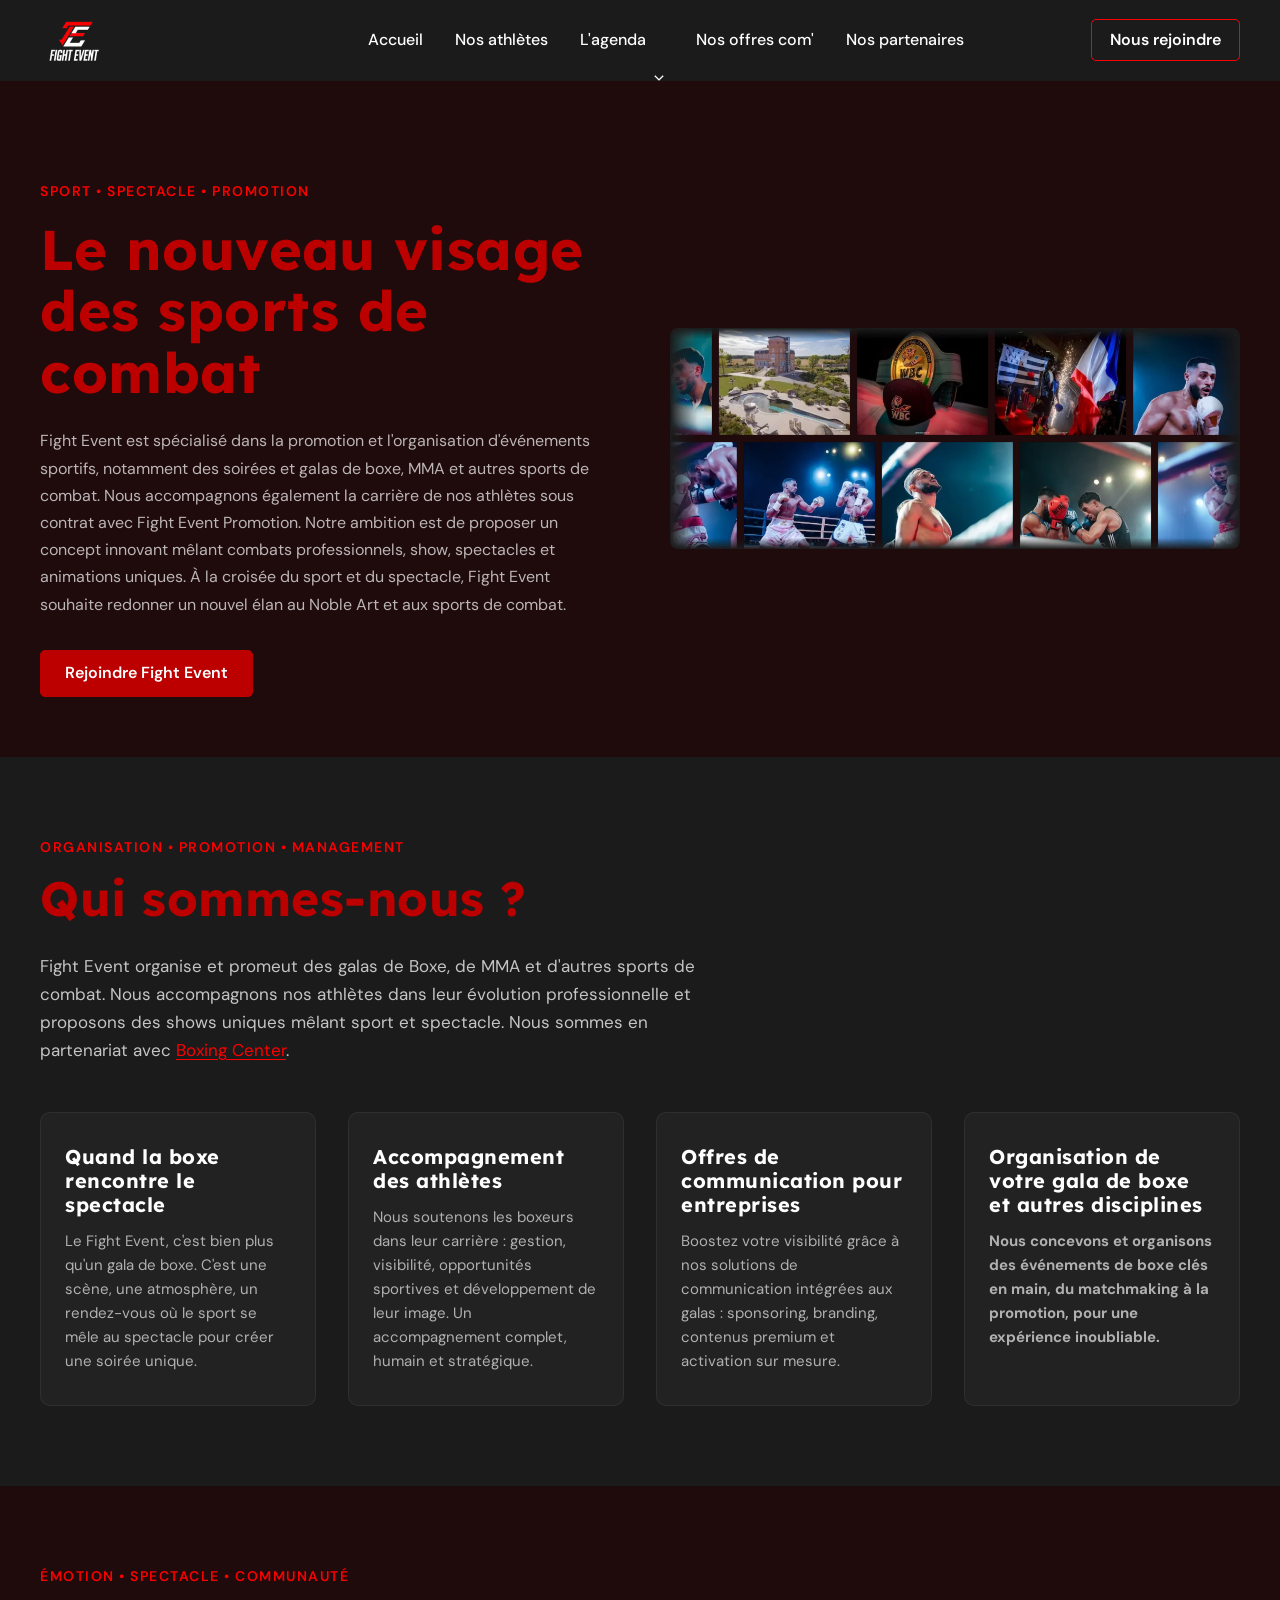
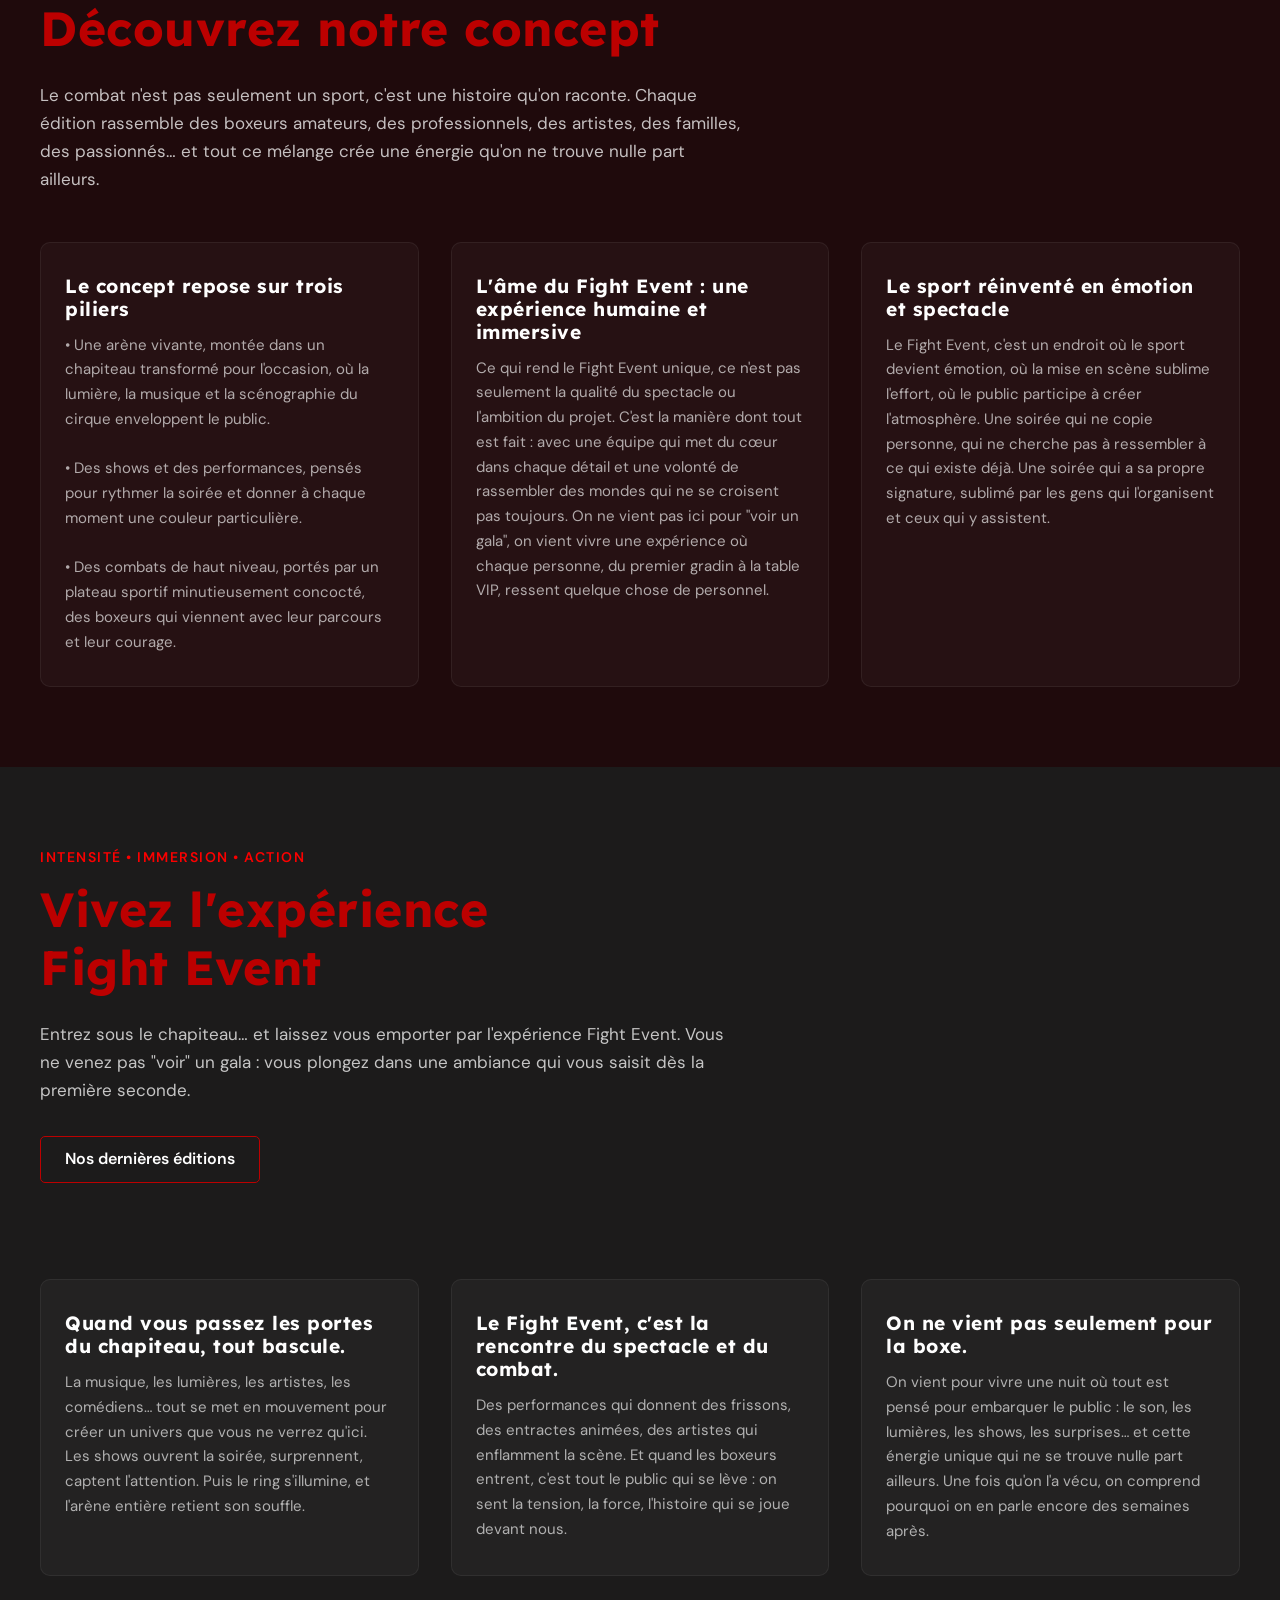
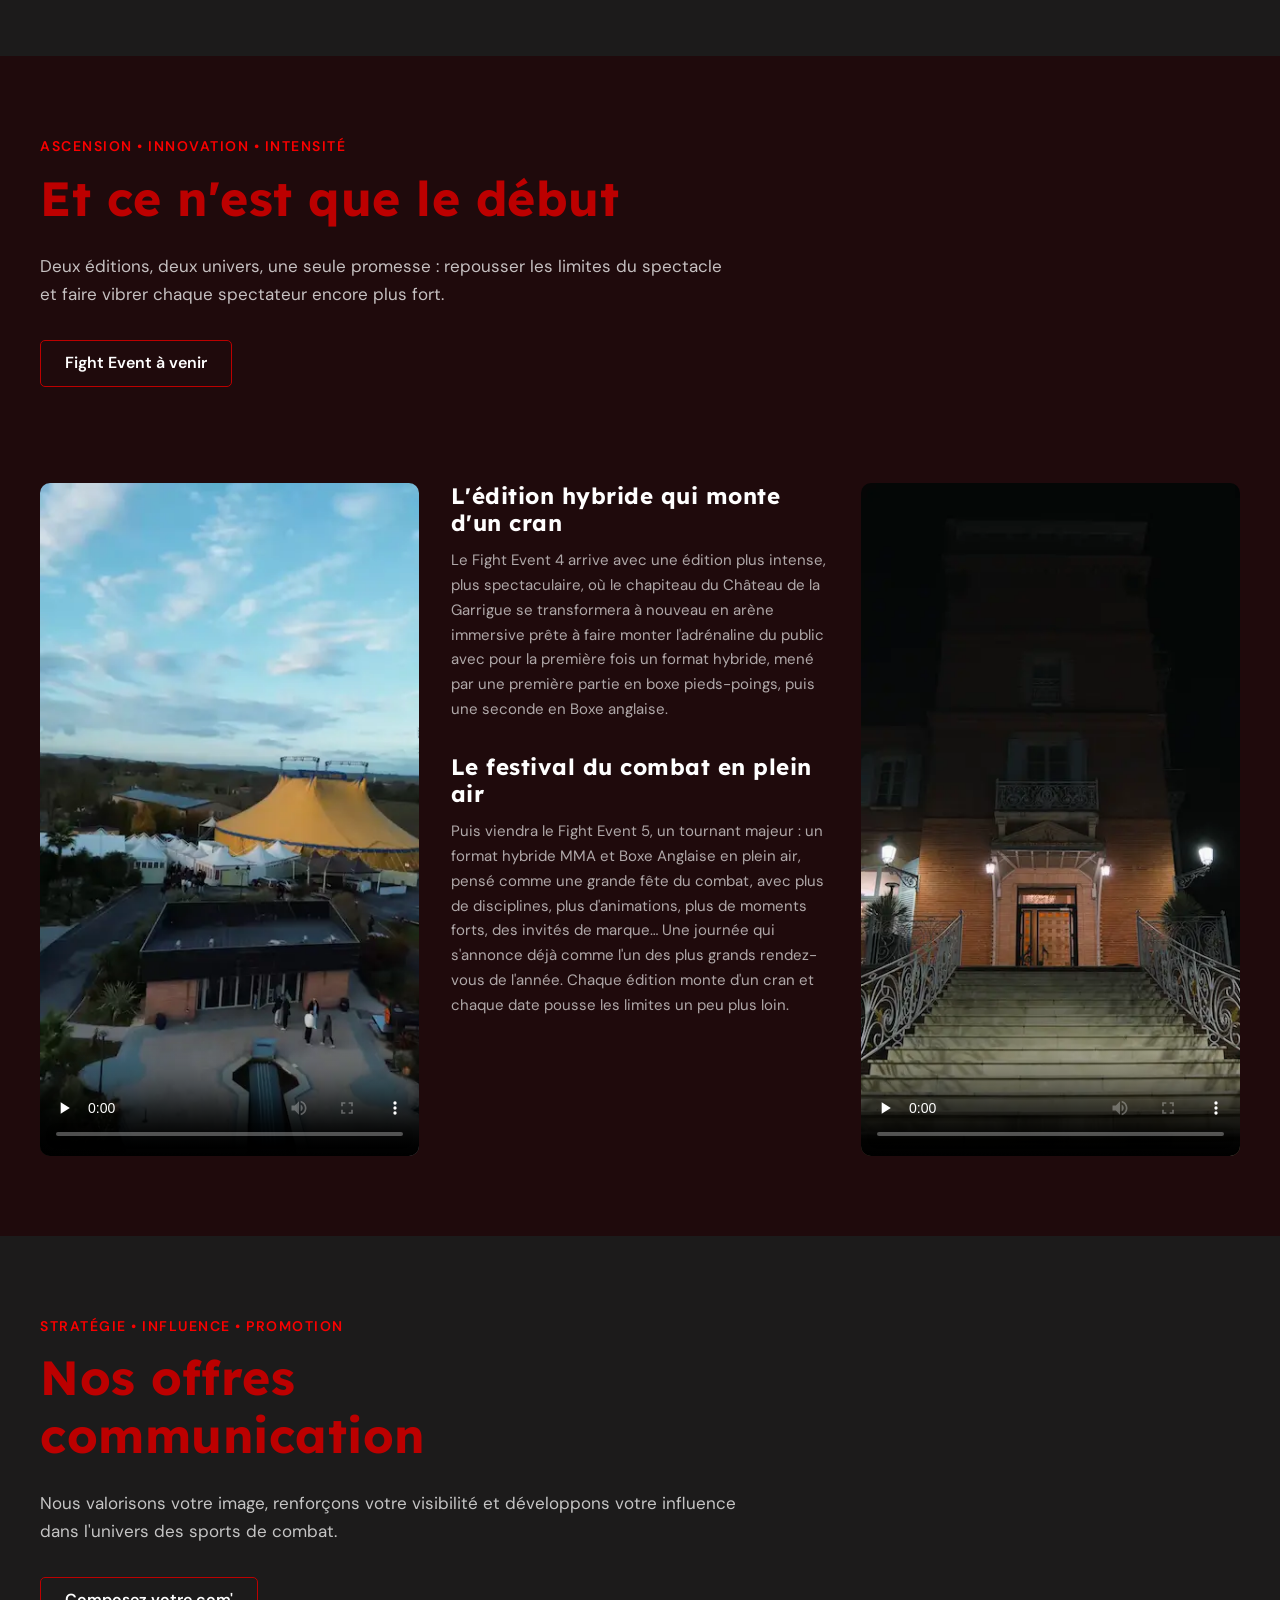
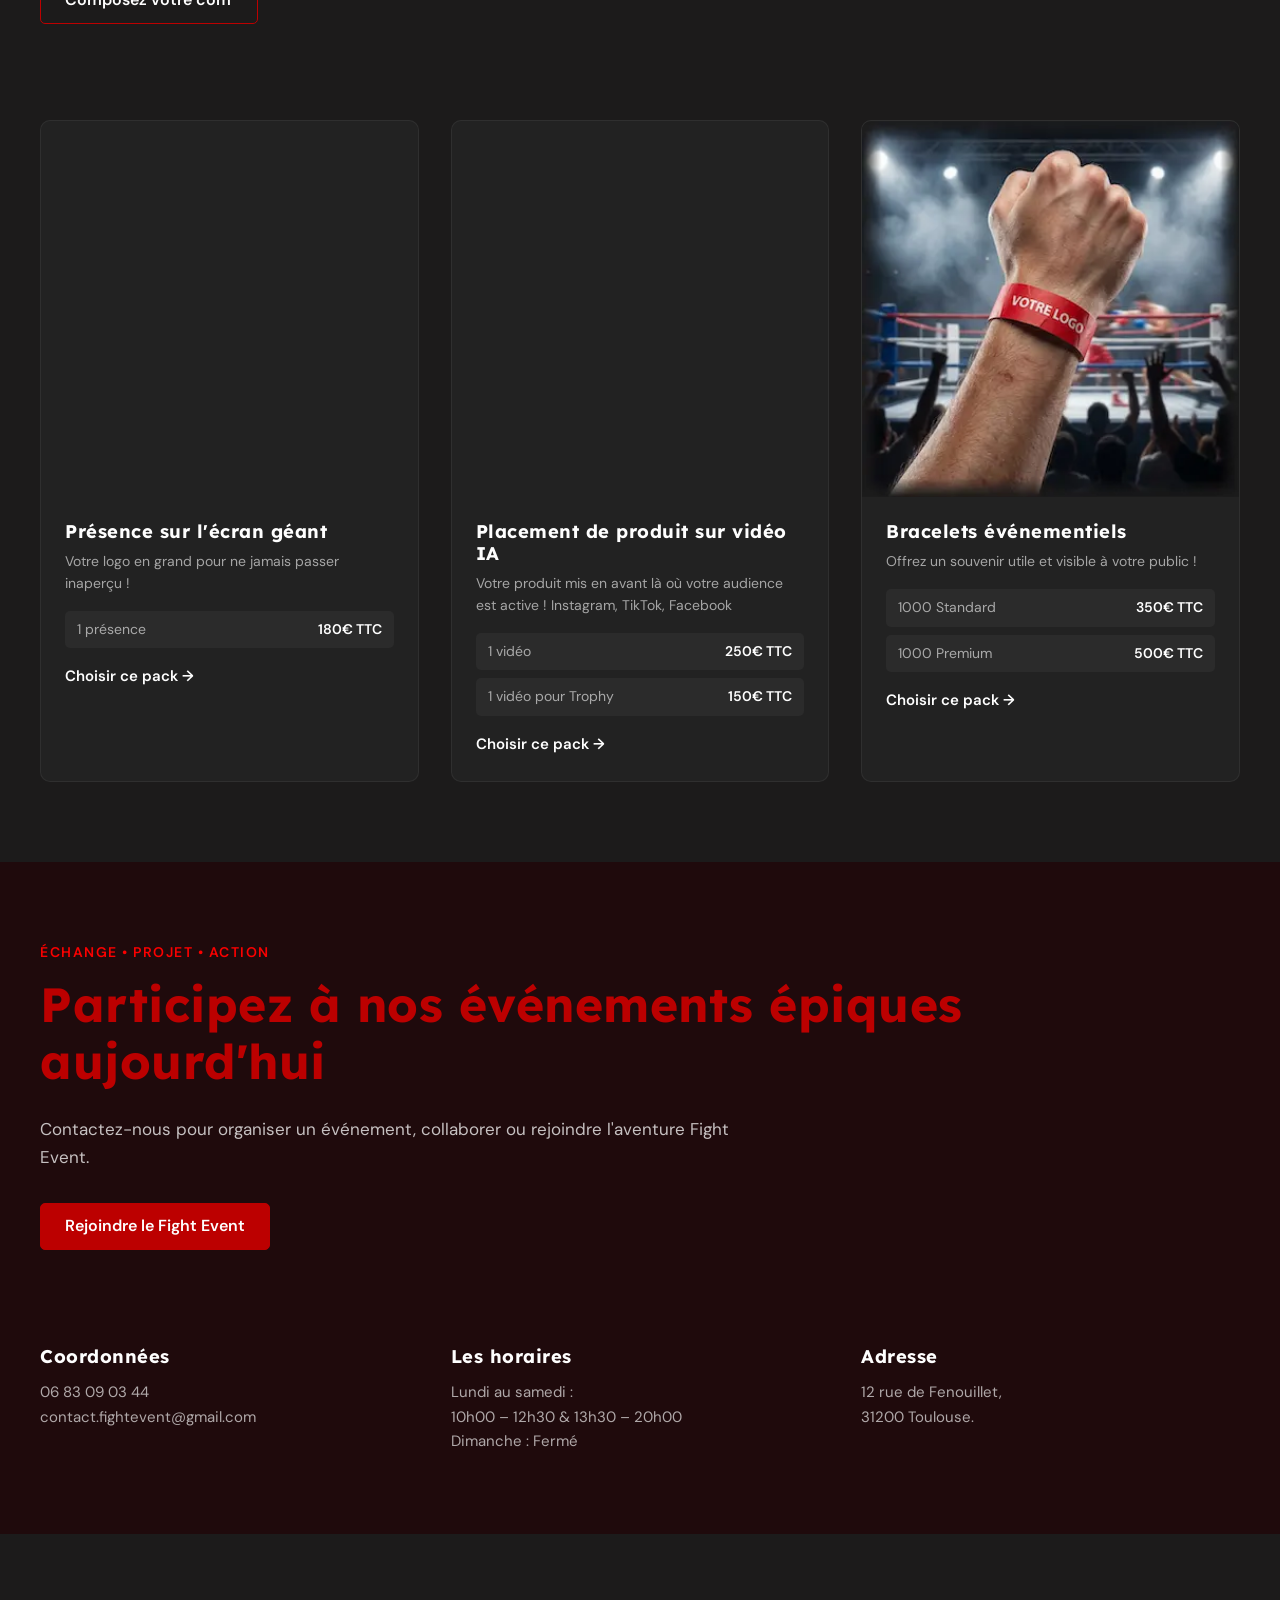
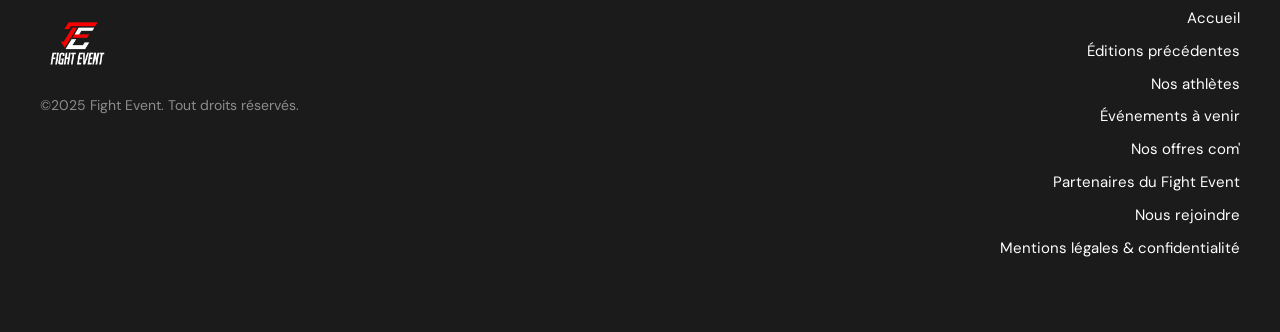
<file: index.html>
<!DOCTYPE html>
<html lang="fr-FR">
<head>
<meta charset="UTF-8">
<meta name="viewport" content="width=device-width, initial-scale=1">
<title>Fight Event Toulouse | Galas de boxe, MMA &amp; sports de combat</title>
<meta name="description" content="Fight Event organise des galas de boxe et MMA à Toulouse. Partenaire officiel de Boxing Center. Promotion d'athlètes, shows et événements sports de combat.">
<meta name="robots" content="index, follow, max-image-preview:large, max-snippet:-1, max-video-preview:-1">
<meta name="googlebot" content="index, follow">
<meta name="author" content="Fight Event">
<meta name="geo.region" content="FR-OCC">
<meta name="geo.placename" content="Toulouse">
<link rel="canonical" href="https://fight-event.fr/">
<meta property="og:locale" content="fr_FR">
<meta property="og:type" content="website">
<meta property="og:title" content="Fight Event Toulouse | Galas de boxe, MMA &amp; sports de combat">
<meta property="og:description" content="Fight Event organise des galas de boxe et MMA à Toulouse. Partenaire officiel de Boxing Center. Shows uniques mêlant sport et spectacle.">
<meta property="og:url" content="https://fight-event.fr/">
<meta property="og:site_name" content="Fight Event">
<meta property="og:image" content="https://fight-event.fr/fight-event-assets/hero-image.webp">
<meta property="og:image:alt" content="Fight Event – galas de boxe et MMA à Toulouse">
<meta name="twitter:card" content="summary_large_image">
<meta name="twitter:title" content="Fight Event Toulouse | Galas de boxe &amp; MMA">
<meta name="twitter:description" content="Organisation et promotion de galas de boxe et MMA à Toulouse. Partenaire Boxing Center.">
<meta name="twitter:image" content="https://fight-event.fr/fight-event-assets/hero-image.webp">
<link rel="icon" href="/fight-event-assets/favicon.webp" sizes="32x32">
<link rel="apple-touch-icon" href="/fight-event-assets/favicon.webp">
<link rel="sitemap" type="application/xml" href="https://fight-event.fr/sitemap.xml">
<link href="https://fonts.googleapis.com" rel="preconnect">
<link href="https://fonts.gstatic.com" crossorigin="anonymous" rel="preconnect">
<link href="https://fonts.googleapis.com/css?family=DM+Sans:400,500,600,700|Lexend:400,700&display=swap" rel="stylesheet">
<script type="application/ld+json">
{
  "@context": "https://schema.org",
  "@graph": [
    {
      "@type": "Organization",
      "@id": "https://fight-event.fr/#organization",
      "name": "Fight Event",
      "url": "https://fight-event.fr/",
      "logo": {
        "@type": "ImageObject",
        "url": "https://fight-event.fr/fight-event-assets/favicon.webp"
      },
      "description": "Organisation et promotion de galas de boxe, MMA et sports de combat à Toulouse.",
      "areaServed": {
        "@type": "City",
        "name": "Toulouse"
      },
      "knowsAbout": ["Boxe", "MMA", "Sports de combat", "Organisation d'événements"],
      "sameAs": [],
      "partner": {
        "@type": "SportsActivityLocation",
        "name": "Boxing Center",
        "url": "https://boxingcenter.fr/",
        "description": "Réseau de salles de boxe sur la région toulousaine."
      }
    },
    {
      "@type": "WebSite",
      "@id": "https://fight-event.fr/#website",
      "url": "https://fight-event.fr/",
      "name": "Fight Event",
      "publisher": { "@id": "https://fight-event.fr/#organization" },
      "inLanguage": "fr-FR"
    },
    {
      "@type": "WebPage",
      "@id": "https://fight-event.fr/#webpage",
      "url": "https://fight-event.fr/",
      "name": "Fight Event Toulouse | Galas de boxe, MMA & sports de combat",
      "isPartOf": { "@id": "https://fight-event.fr/#website" },
      "about": { "@id": "https://fight-event.fr/#organization" },
      "description": "Fight Event organise des galas de boxe et MMA à Toulouse. Partenaire officiel de Boxing Center.",
      "inLanguage": "fr-FR"
    }
  ]
}
</script>
<style>
/* ========== RESET & BASE ========== */
*, *::before, *::after { box-sizing: border-box; margin: 0; padding: 0; }
html { font-size: 100%; scroll-behavior: smooth; }
body {
  font-family: 'DM Sans', sans-serif;
  font-weight: 400;
  font-size: 16px;
  line-height: 1.55;
  color: #fefefe;
  background-color: #1c1b1b;
  -webkit-font-smoothing: antialiased;
}
a { color: inherit; text-decoration: none; }
img, video { max-width: 100%; height: auto; display: block; }
h1, h2, h3, h4, h5, h6 {
  font-family: 'Lexend', sans-serif;
  font-weight: 700;
  letter-spacing: 0.5px;
  color: #bc0000;
  line-height: 1.2;
}
h1 { font-size: 3.5rem; line-height: 1.1; }
h2 { font-size: 3rem; }
h3 { font-size: 2.5rem; }
h4 { font-size: 2rem; }
p { margin-bottom: 0; }
ul { list-style: none; }

/* ========== CSS VARIABLES ========== */
:root {
  --color-0: #fefefe;
  --color-1: #feffff;
  --color-2: #1c1b1b;
  --color-3: #222222;
  --color-4: #d9d9d9;
  --color-5: #fb0000;
  --color-6: #bc0000;
  --color-7: #1f0a0c;
  --color-8: #222222;
  --max-width: 1280px;
}

/* ========== HEADER ========== */
.site-header {
  background-color: var(--color-2);
  border-bottom: 1px solid var(--color-2);
  position: sticky;
  top: 0;
  z-index: 1000;
}
.header-inner {
  max-width: var(--max-width);
  margin: 0 auto;
  display: flex;
  align-items: center;
  justify-content: space-between;
  min-height: 80px;
  padding: 0 40px;
}
.site-logo img { width: 200px; height: auto; }
.header-nav { display: flex; align-items: center; gap: 0; }
.header-nav ul { display: flex; align-items: center; gap: 0; }
.header-nav .menu-link {
  display: block;
  padding: 0 16px;
  font-weight: 500;
  color: var(--color-0);
  line-height: 80px;
  position: relative;
  transition: color 0.2s;
}
.header-nav .menu-link:hover { color: var(--color-5); }
.header-nav .menu-link::before {
  content: '';
  position: absolute;
  bottom: 0;
  left: 50%;
  width: 0;
  height: 1px;
  background: currentColor;
  transition: width 0.3s, left 0.3s;
}
.header-nav .menu-link:hover::before {
  width: calc(100% - 1.2em);
  left: 0.6em;
}

/* Dropdown */
.has-submenu { position: relative; }
.has-submenu .sub-menu {
  display: none;
  position: absolute;
  top: 100%;
  left: 0;
  background: var(--color-2);
  border-top: 2px solid var(--color-6);
  min-width: 220px;
  z-index: 100;
}
.has-submenu:hover .sub-menu { display: block; }
.sub-menu .menu-link {
  line-height: 1.5;
  padding: 10px 20px;
  display: block;
  font-size: 14px;
}
.sub-menu .menu-link:hover { color: var(--color-5); }

/* Arrow SVG */
.dropdown-arrow {
  display: inline-block;
  width: 10px;
  height: 10px;
  margin-left: 4px;
  vertical-align: middle;
}
.dropdown-arrow svg { width: 10px; height: 6px; fill: currentColor; }

/* Header CTA */
.header-cta .btn {
  display: inline-block;
  padding: 8px 18px;
  border: 1px solid var(--color-5);
  border-radius: 5px;
  color: var(--color-0);
  background: transparent;
  font-weight: 600;
  transition: all 0.2s;
  cursor: pointer;
  font-size: 16px;
}
.header-cta .btn:hover {
  background: var(--color-6);
  border-color: var(--color-6);
  color: var(--color-0);
}

/* Mobile menu toggle */
.mobile-toggle {
  display: none;
  background: transparent;
  border: 1px solid var(--color-0);
  border-radius: 3px;
  padding: 6px 8px;
  color: var(--color-0);
  cursor: pointer;
}
.mobile-toggle svg { width: 24px; height: 24px; fill: currentColor; }
.mobile-menu {
  display: none;
  background: var(--color-3);
}
.mobile-menu.active { display: block; }
.mobile-menu a {
  display: block;
  padding: 12px 32px;
  color: var(--color-0);
  font-weight: 500;
  border-bottom: 1px solid rgba(255,255,255,0.05);
}
.mobile-menu a:hover { color: var(--color-3); background: var(--color-4); }

/* ========== SECTIONS COMMON ========== */
.section {
  padding: 80px 40px;
  position: relative;
}
.section-inner {
  max-width: var(--max-width);
  margin: 0 auto;
}
.section-prefix {
  font-family: 'DM Sans', sans-serif;
  font-size: 14px;
  font-weight: 600;
  text-transform: uppercase;
  letter-spacing: 1.5px;
  color: var(--color-5);
  margin-bottom: 12px;
}
.section-title { margin-bottom: 24px; }
.section-desc {
  color: rgba(254, 254, 254, 0.75);
  max-width: 700px;
  font-size: 17px;
  line-height: 1.65;
  margin-bottom: 32px;
}
.section-desc a {
  color: var(--color-5);
  text-decoration: underline;
  text-underline-offset: 3px;
}
.section-desc a:hover { color: var(--color-0); }

/* ========== BUTTONS ========== */
.btn-primary {
  display: inline-block;
  padding: 10px 24px;
  background: var(--color-6);
  color: var(--color-0);
  border: 1px solid var(--color-6);
  border-radius: 5px;
  font-weight: 600;
  font-size: 16px;
  cursor: pointer;
  transition: all 0.2s;
}
.btn-primary:hover {
  background: var(--color-5);
  border-color: var(--color-5);
  transform: translateY(-1px);
}
.btn-outline {
  display: inline-block;
  padding: 10px 24px;
  background: transparent;
  color: var(--color-0);
  border: 1px solid var(--color-6);
  border-radius: 5px;
  font-weight: 600;
  font-size: 16px;
  cursor: pointer;
  transition: all 0.2s;
}
.btn-outline:hover {
  background: var(--color-6);
  color: var(--color-0);
}

/* ========== HERO ========== */
.hero {
  background: var(--color-7);
  padding: 100px 40px 60px;
  position: relative;
  overflow: hidden;
}
.hero-inner {
  max-width: var(--max-width);
  margin: 0 auto;
  display: grid;
  grid-template-columns: 1fr 1fr;
  gap: 60px;
  align-items: center;
}
.hero-content { z-index: 2; }
.hero-content .section-prefix { margin-bottom: 16px; }
.hero-content h1 { margin-bottom: 24px; }
.hero-content .hero-desc {
  color: rgba(254, 254, 254, 0.7);
  font-size: 16px;
  line-height: 1.7;
  margin-bottom: 32px;
}
.hero-image { z-index: 2; }
.hero-image img { border-radius: 8px; width: 100%; }

/* ========== WHO WE ARE ========== */
.who-section { background: var(--color-2); }
.who-grid {
  display: grid;
  grid-template-columns: repeat(4, 1fr);
  gap: 32px;
  margin-top: 48px;
}
.who-card {
  background: var(--color-3);
  border-radius: 10px;
  padding: 32px 24px;
  border: 1px solid rgba(255,255,255,0.06);
  transition: transform 0.2s;
}
.who-card:hover { transform: translateY(-4px); }
.who-card h3 {
  font-size: 1.25rem;
  margin-bottom: 12px;
  color: var(--color-0);
}
.who-card p {
  color: rgba(254, 254, 254, 0.65);
  font-size: 15px;
  line-height: 1.6;
}

/* ========== CONCEPT ========== */
.concept-section { background: var(--color-7); }
.concept-grid {
  display: grid;
  grid-template-columns: repeat(3, 1fr);
  gap: 32px;
  margin-top: 48px;
}
.concept-card {
  background: rgba(255,255,255,0.03);
  border-radius: 10px;
  padding: 32px 24px;
  border: 1px solid rgba(255,255,255,0.06);
}
.concept-card h3 {
  font-size: 1.2rem;
  margin-bottom: 12px;
  color: var(--color-0);
}
.concept-card p {
  color: rgba(254, 254, 254, 0.65);
  font-size: 15px;
  line-height: 1.65;
}

/* ========== EXPERIENCE ========== */
.experience-section { background: var(--color-2); }

/* ========== FUTURE ========== */
.future-section { background: var(--color-7); }
.future-grid {
  display: grid;
  grid-template-columns: 1fr 1fr 1fr;
  gap: 32px;
  margin-top: 48px;
  align-items: start;
}
.future-video-wrap {
  border-radius: 10px;
  overflow: hidden;
  background: #000;
}
.future-video-wrap video {
  width: 100%;
  display: block;
  aspect-ratio: 720 / 1280;
  object-fit: cover;
}
.future-text { display: flex; flex-direction: column; gap: 32px; }
.future-text h4 {
  font-size: 1.4rem;
  color: var(--color-0);
  margin-bottom: 12px;
}
.future-text p {
  color: rgba(254, 254, 254, 0.65);
  font-size: 15px;
  line-height: 1.65;
}

/* ========== OFFERS ========== */
.offers-section { background: var(--color-2); }
.offers-grid {
  display: grid;
  grid-template-columns: repeat(3, 1fr);
  gap: 32px;
  margin-top: 48px;
}
.offer-card {
  background: var(--color-3);
  border-radius: 10px;
  overflow: hidden;
  border: 1px solid rgba(255,255,255,0.06);
}
.offer-card video,
.offer-card img {
  width: 100%;
  aspect-ratio: 1;
  object-fit: cover;
  display: block;
}
.offer-card-content { padding: 24px; }
.offer-card h3 {
  font-size: 1.15rem;
  color: var(--color-0);
  margin-bottom: 8px;
}
.offer-card .offer-desc {
  color: rgba(254, 254, 254, 0.6);
  font-size: 14px;
  margin-bottom: 16px;
}
.offer-pricing {
  display: flex;
  flex-direction: column;
  gap: 8px;
  margin-bottom: 16px;
}
.offer-row {
  display: flex;
  justify-content: space-between;
  background: rgba(255,255,255,0.04);
  padding: 8px 12px;
  border-radius: 5px;
  font-size: 14px;
}
.offer-row .label { color: rgba(254,254,254,0.6); }
.offer-row .price { color: var(--color-0); font-weight: 600; }
.com-offers {
  display: inline-block;
  font-weight: 600;
  color: #fefefe;
  font-size: 15px;
  transition: margin-left 0.2s;
}
.com-offers:hover { margin-left: 8px; color: #fff; }

/* ========== CONTACT ========== */
.contact-section { background: var(--color-7); }
.contact-grid {
  display: grid;
  grid-template-columns: repeat(3, 1fr);
  gap: 32px;
  margin-top: 48px;
}
.contact-card h3 {
  font-size: 1.15rem;
  color: var(--color-0);
  margin-bottom: 12px;
}
.contact-card p {
  color: rgba(254, 254, 254, 0.65);
  font-size: 15px;
  line-height: 1.65;
}

/* ========== FOOTER ========== */
.site-footer {
  background: var(--color-2);
  padding: 72px 40px;
}
.footer-inner {
  max-width: var(--max-width);
  margin: 0 auto;
  display: grid;
  grid-template-columns: 1fr 1fr;
  gap: 40px;
  align-items: start;
}
.footer-brand img { width: 73px; height: auto; margin-bottom: 16px; }
.footer-brand p { color: rgba(254,254,254,0.5); font-size: 14px; }
.footer-nav { text-align: right; }
.footer-nav ul { display: flex; flex-direction: column; align-items: flex-end; gap: 8px; }
.footer-nav a {
  color: var(--color-0);
  font-size: 15px;
  transition: color 0.2s;
}
.footer-nav a:hover { color: var(--color-5); }

/* ========== SCROLL TO TOP ========== */
.scroll-top {
  position: fixed;
  bottom: 30px;
  right: 30px;
  width: 40px;
  height: 40px;
  background: var(--color-0);
  border-radius: 2px;
  display: flex;
  align-items: center;
  justify-content: center;
  cursor: pointer;
  z-index: 999;
  opacity: 0;
  transition: opacity 0.3s;
}
.scroll-top.visible { opacity: 1; }
.scroll-top svg { width: 16px; height: 16px; fill: var(--color-5); transform: rotate(180deg); }
.scroll-top:hover { background: var(--color-5); }
.scroll-top:hover svg { fill: var(--color-0); }

/* ========== AOS-like animations ========== */
.fade-up {
  opacity: 0;
  transform: translateY(30px);
  transition: opacity 0.5s ease, transform 0.5s ease;
}
.fade-up.visible {
  opacity: 1;
  transform: translateY(0);
}

/* ========== RESPONSIVE ========== */
@media (max-width: 1024px) {
  h1 { font-size: 2.8rem; }
  h2 { font-size: 2.4rem; }
  h3 { font-size: 1.8rem; }
  .hero-inner { grid-template-columns: 1fr; gap: 40px; }
  .who-grid { grid-template-columns: repeat(2, 1fr); }
  .concept-grid { grid-template-columns: repeat(2, 1fr); }
  .future-grid { grid-template-columns: 1fr; }
  .offers-grid { grid-template-columns: repeat(2, 1fr); }
}
@media (max-width: 921px) {
  .header-nav, .header-cta { display: none; }
  .mobile-toggle { display: block; }
  .header-inner { padding: 0 20px; }
  .section { padding: 60px 24px; }
  .hero { padding: 60px 24px 40px; }
  h1 { font-size: 2.2rem; }
  h2 { font-size: 2rem; }
  h3 { font-size: 1.5rem; }
  .site-footer { padding: 40px 24px; }
  .footer-inner { grid-template-columns: 1fr; gap: 32px; }
  .footer-nav { text-align: left; }
  .footer-nav ul { align-items: flex-start; }
}
@media (max-width: 544px) {
  h1 { font-size: 1.8rem; }
  h2 { font-size: 1.6rem; }
  h3 { font-size: 1.3rem; }
  .who-grid { grid-template-columns: 1fr; }
  .concept-grid { grid-template-columns: 1fr; }
  .offers-grid { grid-template-columns: 1fr; }
  .contact-grid { grid-template-columns: 1fr; }
  .section { padding: 48px 16px; }
  .hero { padding: 48px 16px 32px; }
}
</style>
</head>
<body>

<!-- ==================== HEADER ==================== -->
<header class="site-header" id="masthead">
  <div class="header-inner">
    <a href="/" class="site-logo">
      <img src="/fight-event-assets/logo.png" alt="Fight Event – Logo" width="200" height="67" decoding="async">
    </a>
    <nav class="header-nav" id="desktop-nav">
      <ul>
        <li><a href="/" class="menu-link" aria-current="page">Accueil</a></li>
        <li><a href="/athletes-combattants-fight-event/" class="menu-link">Nos athlètes</a></li>
        <li class="has-submenu">
          <a href="#" class="menu-link">L'agenda
            <span class="dropdown-arrow"><svg viewBox="57 35.171 26 16.043"><path d="M57.5,38.193l12.5,12.5l12.5-12.5l-2.5-2.5l-10,10l-10-10L57.5,38.193z"/></svg></span>
          </a>
          <ul class="sub-menu">
            <li><a href="/evenements-boxe-fight-event/" class="menu-link">Éditions précédentes</a></li>
            <li><a href="/evenements-a-venir-fight-event/" class="menu-link">Événements à venir</a></li>
          </ul>
        </li>
        <li><a href="/offres-communication-fight-event-toulouse/" class="menu-link">Nos offres com'</a></li>
        <li><a href="/partenaires-fight-event/" class="menu-link">Nos partenaires</a></li>
      </ul>
    </nav>
    <div class="header-cta">
      <a href="/contact-fight-event" class="btn">Nous rejoindre</a>
    </div>
    <button class="mobile-toggle" id="mobile-toggle" aria-label="Menu" aria-expanded="false">
      <svg viewBox="0 0 24 28"><path d="M24 21v2c0 0.547-0.453 1-1 1h-22c-0.547 0-1-0.453-1-1v-2c0-0.547 0.453-1 1-1h22c0.547 0 1 0.453 1 1zM24 13v2c0 0.547-0.453 1-1 1h-22c-0.547 0-1-0.453-1-1v-2c0-0.547 0.453-1 1-1h22c0.547 0 1 0.453 1 1zM24 5v2c0 0.547-0.453 1-1 1h-22c-0.547 0-1-0.453-1-1v-2c0-0.547 0.453-1 1-1h22c0.547 0 1 0.453 1 1z"/></svg>
    </button>
  </div>
  <div class="mobile-menu" id="mobile-menu">
    <a href="/">Accueil</a>
    <a href="/evenements-boxe-fight-event/">Éditions précédentes</a>
    <a href="/athletes-combattants-fight-event/">Nos athlètes</a>
    <a href="/evenements-a-venir-fight-event/">Événements à venir</a>
    <a href="/offres-communication-fight-event-toulouse/">Nos offres com'</a>
    <a href="/partenaires-fight-event/">Partenaires du Fight Event</a>
    <a href="/contact-fight-event/">Nous rejoindre</a>
  </div>
</header>

<!-- ==================== HERO ==================== -->
<section class="hero">
  <div class="hero-inner">
    <div class="hero-content">
      <p class="section-prefix">Sport • Spectacle • Promotion</p>
      <h1>Le nouveau visage des sports de combat</h1>
      <p class="hero-desc">Fight Event est spécialisé dans la promotion et l'organisation d'événements sportifs, notamment des soirées et galas de boxe, MMA et autres sports de combat. Nous accompagnons également la carrière de nos athlètes sous contrat avec Fight Event Promotion. Notre ambition est de proposer un concept innovant mêlant combats professionnels, show, spectacles et animations uniques. À la croisée du sport et du spectacle, Fight Event souhaite redonner un nouvel élan au Noble Art et aux sports de combat.</p>
      <a href="/contact-fight-event" class="btn-primary">Rejoindre Fight Event</a>
    </div>
    <div class="hero-image">
      <img src="/fight-event-assets/hero-image.webp" alt="Fight Event – Organisation, promotion et management de sports de combat à Toulouse" width="1080" height="419" decoding="async">
    </div>
  </div>
</section>

<!-- ==================== QUI SOMMES-NOUS ==================== -->
<section class="section who-section fade-up">
  <div class="section-inner">
    <p class="section-prefix">Organisation • Promotion • Management</p>
    <h2 class="section-title">Qui sommes-nous ?</h2>
    <p class="section-desc">Fight Event organise et promeut des galas de Boxe, de MMA et d'autres sports de combat. Nous accompagnons nos athlètes dans leur évolution professionnelle et proposons des shows uniques mêlant sport et spectacle. Nous sommes en partenariat avec <a href="https://boxingcenter.fr/" target="_blank" rel="noopener noreferrer">Boxing Center</a>.</p>
    <div class="who-grid">
      <div class="who-card">
        <h3><strong>Quand la boxe rencontre le spectacle</strong></h3>
        <p>Le Fight Event, c'est bien plus qu'un gala de boxe. C'est une scène, une atmosphère, un rendez-vous où le sport se mêle au spectacle pour créer une soirée unique.</p>
      </div>
      <div class="who-card">
        <h3>Accompagnement des athlètes</h3>
        <p>Nous soutenons les boxeurs dans leur carrière : gestion, visibilité, opportunités sportives et développement de leur image. Un accompagnement complet, humain et stratégique.</p>
      </div>
      <div class="who-card">
        <h3>Offres de communication pour entreprises</h3>
        <p>Boostez votre visibilité grâce à nos solutions de communication intégrées aux galas : sponsoring, branding, contenus premium et activation sur mesure.</p>
      </div>
      <div class="who-card">
        <h3>Organisation de votre gala de boxe et autres disciplines</h3>
        <p><strong>Nous concevons et organisons des événements de boxe clés en main, du matchmaking à la promotion, pour une expérience inoubliable.</strong></p>
      </div>
    </div>
  </div>
</section>

<!-- ==================== CONCEPT ==================== -->
<section class="section concept-section fade-up">
  <div class="section-inner">
    <p class="section-prefix">Émotion • Spectacle • Communauté</p>
    <h2 class="section-title">Découvrez notre concept</h2>
    <p class="section-desc">Le combat n'est pas seulement un sport, c'est une histoire qu'on raconte. Chaque édition rassemble des boxeurs amateurs, des professionnels, des artistes, des familles, des passionnés… et tout ce mélange crée une énergie qu'on ne trouve nulle part ailleurs.</p>
    <div class="concept-grid">
      <div class="concept-card">
        <h3>Le concept repose sur trois piliers</h3>
        <p>• Une arène vivante, montée dans un chapiteau transformé pour l'occasion, où la lumière, la musique et la scénographie du cirque enveloppent le public.<br><br>• Des shows et des performances, pensés pour rythmer la soirée et donner à chaque moment une couleur particulière.<br><br>• Des combats de haut niveau, portés par un plateau sportif minutieusement concocté, des boxeurs qui viennent avec leur parcours et leur courage.</p>
      </div>
      <div class="concept-card">
        <h3>L'âme du Fight Event : une expérience humaine et immersive</h3>
        <p>Ce qui rend le Fight Event unique, ce n'est pas seulement la qualité du spectacle ou l'ambition du projet. C'est la manière dont tout est fait : avec une équipe qui met du cœur dans chaque détail et une volonté de rassembler des mondes qui ne se croisent pas toujours. On ne vient pas ici pour "voir un gala", on vient vivre une expérience où chaque personne, du premier gradin à la table VIP, ressent quelque chose de personnel.</p>
      </div>
      <div class="concept-card">
        <h3>Le sport réinventé en émotion et spectacle</h3>
        <p>Le Fight Event, c'est un endroit où le sport devient émotion, où la mise en scène sublime l'effort, où le public participe à créer l'atmosphère. Une soirée qui ne copie personne, qui ne cherche pas à ressembler à ce qui existe déjà. Une soirée qui a sa propre signature, sublimé par les gens qui l'organisent et ceux qui y assistent.</p>
      </div>
    </div>
  </div>
</section>

<!-- ==================== EXPERIENCE ==================== -->
<section class="section experience-section fade-up">
  <div class="section-inner">
    <p class="section-prefix">Intensité • Immersion • Action</p>
    <h2 class="section-title">Vivez l'expérience<br>Fight Event</h2>
    <p class="section-desc">Entrez sous le chapiteau… et laissez vous emporter par l'expérience Fight Event. Vous ne venez pas "voir" un gala : vous plongez dans une ambiance qui vous saisit dès la première seconde.</p>
    <a href="/evenements-boxe-fight-event" class="btn-outline" style="margin-bottom:48px;">Nos dernières éditions</a>
    <div class="concept-grid">
      <div class="concept-card">
        <h3>Quand vous passez les portes du chapiteau, tout bascule.</h3>
        <p>La musique, les lumières, les artistes, les comédiens… tout se met en mouvement pour créer un univers que vous ne verrez qu'ici. Les shows ouvrent la soirée, surprennent, captent l'attention. Puis le ring s'illumine, et l'arène entière retient son souffle.</p>
      </div>
      <div class="concept-card">
        <h3>Le Fight Event, c'est la rencontre du spectacle et du combat.</h3>
        <p>Des performances qui donnent des frissons, des entractes animées, des artistes qui enflamment la scène. Et quand les boxeurs entrent, c'est tout le public qui se lève : on sent la tension, la force, l'histoire qui se joue devant nous.</p>
      </div>
      <div class="concept-card">
        <h3>On ne vient pas seulement pour la boxe.</h3>
        <p>On vient pour vivre une nuit où tout est pensé pour embarquer le public : le son, les lumières, les shows, les surprises… et cette énergie unique qui ne se trouve nulle part ailleurs. Une fois qu'on l'a vécu, on comprend pourquoi on en parle encore des semaines après.</p>
      </div>
    </div>
  </div>
</section>

<!-- ==================== ET CE N'EST QUE LE DEBUT ==================== -->
<section class="section future-section fade-up">
  <div class="section-inner">
    <p class="section-prefix">Ascension • Innovation • Intensité</p>
    <h2 class="section-title">Et ce n'est que le début</h2>
    <p class="section-desc">Deux éditions, deux univers, une seule promesse : repousser les limites du spectacle et faire vibrer chaque spectateur encore plus fort.</p>
    <a href="/evenements-a-venir-fight-event" class="btn-outline" style="margin-bottom:48px;">Fight Event à venir</a>
    <div class="future-grid">
      <div class="future-video-wrap">
        <video controls poster="/fight-event-assets/poster-ascension.webp" src="/fight-event-assets/video-ascension.mp4" preload="none"></video>
      </div>
      <div class="future-text">
        <div>
          <h4>L'édition hybride qui monte d'un cran</h4>
          <p>Le Fight Event 4 arrive avec une édition plus intense, plus spectaculaire, où le chapiteau du Château de la Garrigue se transformera à nouveau en arène immersive prête à faire monter l'adrénaline du public avec pour la première fois un format hybride, mené par une première partie en boxe pieds-poings, puis une seconde en Boxe anglaise.</p>
        </div>
        <div>
          <h4>Le festival du combat en plein air</h4>
          <p>Puis viendra le Fight Event 5, un tournant majeur : un format hybride MMA et Boxe Anglaise en plein air, pensé comme une grande fête du combat, avec plus de disciplines, plus d'animations, plus de moments forts, des invités de marque… Une journée qui s'annonce déjà comme l'un des plus grands rendez-vous de l'année. Chaque édition monte d'un cran et chaque date pousse les limites un peu plus loin.</p>
        </div>
      </div>
      <div class="future-video-wrap">
        <video controls poster="/fight-event-assets/poster-innovation.webp" src="/fight-event-assets/video-innovation.mp4" preload="none"></video>
      </div>
    </div>
  </div>
</section>

<!-- ==================== OFFRES COMMUNICATION ==================== -->
<section class="section offers-section fade-up" id="offres-flash">
  <div class="section-inner">
    <p class="section-prefix">Stratégie • Influence • Promotion</p>
    <h2 class="section-title">Nos offres<br>communication</h2>
    <p class="section-desc">Nous valorisons votre image, renforçons votre visibilité et développons votre influence dans l'univers des sports de combat.</p>
    <a href="/offres-communication-fight-event-toulouse" class="btn-outline" style="margin-bottom:48px;">Composez votre com'</a>
    <div class="offers-grid">
      <!-- Écran géant -->
      <div class="offer-card">
        <video autoplay loop muted playsinline src="/fight-event-assets/video-ecran.mp4"></video>
        <div class="offer-card-content">
          <h3>Présence sur l'écran géant</h3>
          <p class="offer-desc">Votre logo en grand pour ne jamais passer inaperçu !</p>
          <div class="offer-pricing">
            <div class="offer-row">
              <span class="label">1 présence</span>
              <span class="price">180€ TTC</span>
            </div>
          </div>
          <a class="com-offers" href="/offres-communication-fight-event-toulouse">Choisir ce pack →</a>
        </div>
      </div>
      <!-- Placement produit -->
      <div class="offer-card">
        <video autoplay loop muted playsinline src="/fight-event-assets/video-placement.mp4"></video>
        <div class="offer-card-content">
          <h3>Placement de produit sur vidéo IA</h3>
          <p class="offer-desc">Votre produit mis en avant là où votre audience est active ! Instagram, TikTok, Facebook</p>
          <div class="offer-pricing">
            <div class="offer-row">
              <span class="label">1 vidéo</span>
              <span class="price">250€ TTC</span>
            </div>
            <div class="offer-row">
              <span class="label">1 vidéo pour Trophy</span>
              <span class="price">150€ TTC</span>
            </div>
          </div>
          <a class="com-offers" href="/offres-communication-fight-event-toulouse">Choisir ce pack →</a>
        </div>
      </div>
      <!-- Bracelets -->
      <div class="offer-card">
        <img src="/fight-event-assets/bracelets.webp" alt="Bracelets événementiels Fight Event" loading="lazy">
        <div class="offer-card-content">
          <h3>Bracelets événementiels</h3>
          <p class="offer-desc">Offrez un souvenir utile et visible à votre public !</p>
          <div class="offer-pricing">
            <div class="offer-row">
              <span class="label">1000 Standard</span>
              <span class="price">350€ TTC</span>
            </div>
            <div class="offer-row">
              <span class="label">1000 Premium</span>
              <span class="price">500€ TTC</span>
            </div>
          </div>
          <a class="com-offers" href="/offres-communication-fight-event-toulouse">Choisir ce pack →</a>
        </div>
      </div>
    </div>
  </div>
</section>

<!-- ==================== CONTACT ==================== -->
<section class="section contact-section fade-up">
  <div class="section-inner">
    <p class="section-prefix">Échange • Projet • Action</p>
    <h2 class="section-title">Participez à nos événements épiques aujourd'hui</h2>
    <p class="section-desc">Contactez-nous pour organiser un événement, collaborer ou rejoindre l'aventure Fight Event.</p>
    <a href="/contact-fight-event" class="btn-primary" style="margin-bottom:48px;">Rejoindre le Fight Event</a>
    <div class="contact-grid">
      <div class="contact-card">
        <h3>Coordonnées</h3>
        <p>06 83 09 03 44<br>contact.fightevent@gmail.com</p>
      </div>
      <div class="contact-card">
        <h3>Les horaires</h3>
        <p>Lundi au samedi :<br>10h00 – 12h30 &amp; 13h30 – 20h00<br>Dimanche : Fermé</p>
      </div>
      <div class="contact-card">
        <h3>Adresse</h3>
        <p>12 rue de Fenouillet,<br>31200 Toulouse.</p>
      </div>
    </div>
  </div>
</section>

<!-- ==================== FOOTER ==================== -->
<footer class="site-footer" id="colophon">
  <div class="footer-inner">
    <div class="footer-brand">
      <img src="/fight-event-assets/footer-logo.webp" alt="Fight Event" width="73" loading="lazy">
      <p>©2025 Fight Event. Tout droits réservés.</p>
    </div>
    <nav class="footer-nav">
      <ul>
        <li><a href="/">Accueil</a></li>
        <li><a href="/evenements-boxe-fight-event/">Éditions précédentes</a></li>
        <li><a href="/athletes-combattants-fight-event/">Nos athlètes</a></li>
        <li><a href="/evenements-a-venir-fight-event/">Événements à venir</a></li>
        <li><a href="/offres-communication-fight-event-toulouse/">Nos offres com'</a></li>
        <li><a href="/partenaires-fight-event/">Partenaires du Fight Event</a></li>
        <li><a href="/contact-fight-event/">Nous rejoindre</a></li>
        <li><a href="/legal-et-confidentialites/">Mentions légales &amp; confidentialité</a></li>
      </ul>
    </nav>
  </div>
</footer>

<!-- ==================== SCROLL TO TOP ==================== -->
<div class="scroll-top" id="scroll-top" tabindex="0" title="Retour en haut" aria-label="Retour en haut">
  <svg viewBox="57 35.171 26 16.043"><path d="M57.5,38.193l12.5,12.5l12.5-12.5l-2.5-2.5l-10,10l-10-10L57.5,38.193z"/></svg>
</div>

<!-- ==================== SCRIPTS ==================== -->
<script>
// Mobile menu toggle
const mobileToggle = document.getElementById('mobile-toggle');
const mobileMenu = document.getElementById('mobile-menu');
mobileToggle.addEventListener('click', () => {
  const expanded = mobileToggle.getAttribute('aria-expanded') === 'true';
  mobileToggle.setAttribute('aria-expanded', !expanded);
  mobileMenu.classList.toggle('active');
});

// Scroll to top
const scrollTop = document.getElementById('scroll-top');
window.addEventListener('scroll', () => {
  scrollTop.classList.toggle('visible', window.scrollY > 300);
});
scrollTop.addEventListener('click', () => {
  window.scrollTo({ top: 0, behavior: 'smooth' });
});

// Fade-up animation on scroll
const fadeEls = document.querySelectorAll('.fade-up');
const observer = new IntersectionObserver((entries) => {
  entries.forEach(entry => {
    if (entry.isIntersecting) {
      entry.target.classList.add('visible');
      observer.unobserve(entry.target);
    }
  });
}, { rootMargin: '0px 0px -50px 0px' });
fadeEls.forEach(el => observer.observe(el));
</script>
</body>
</html>
</file>
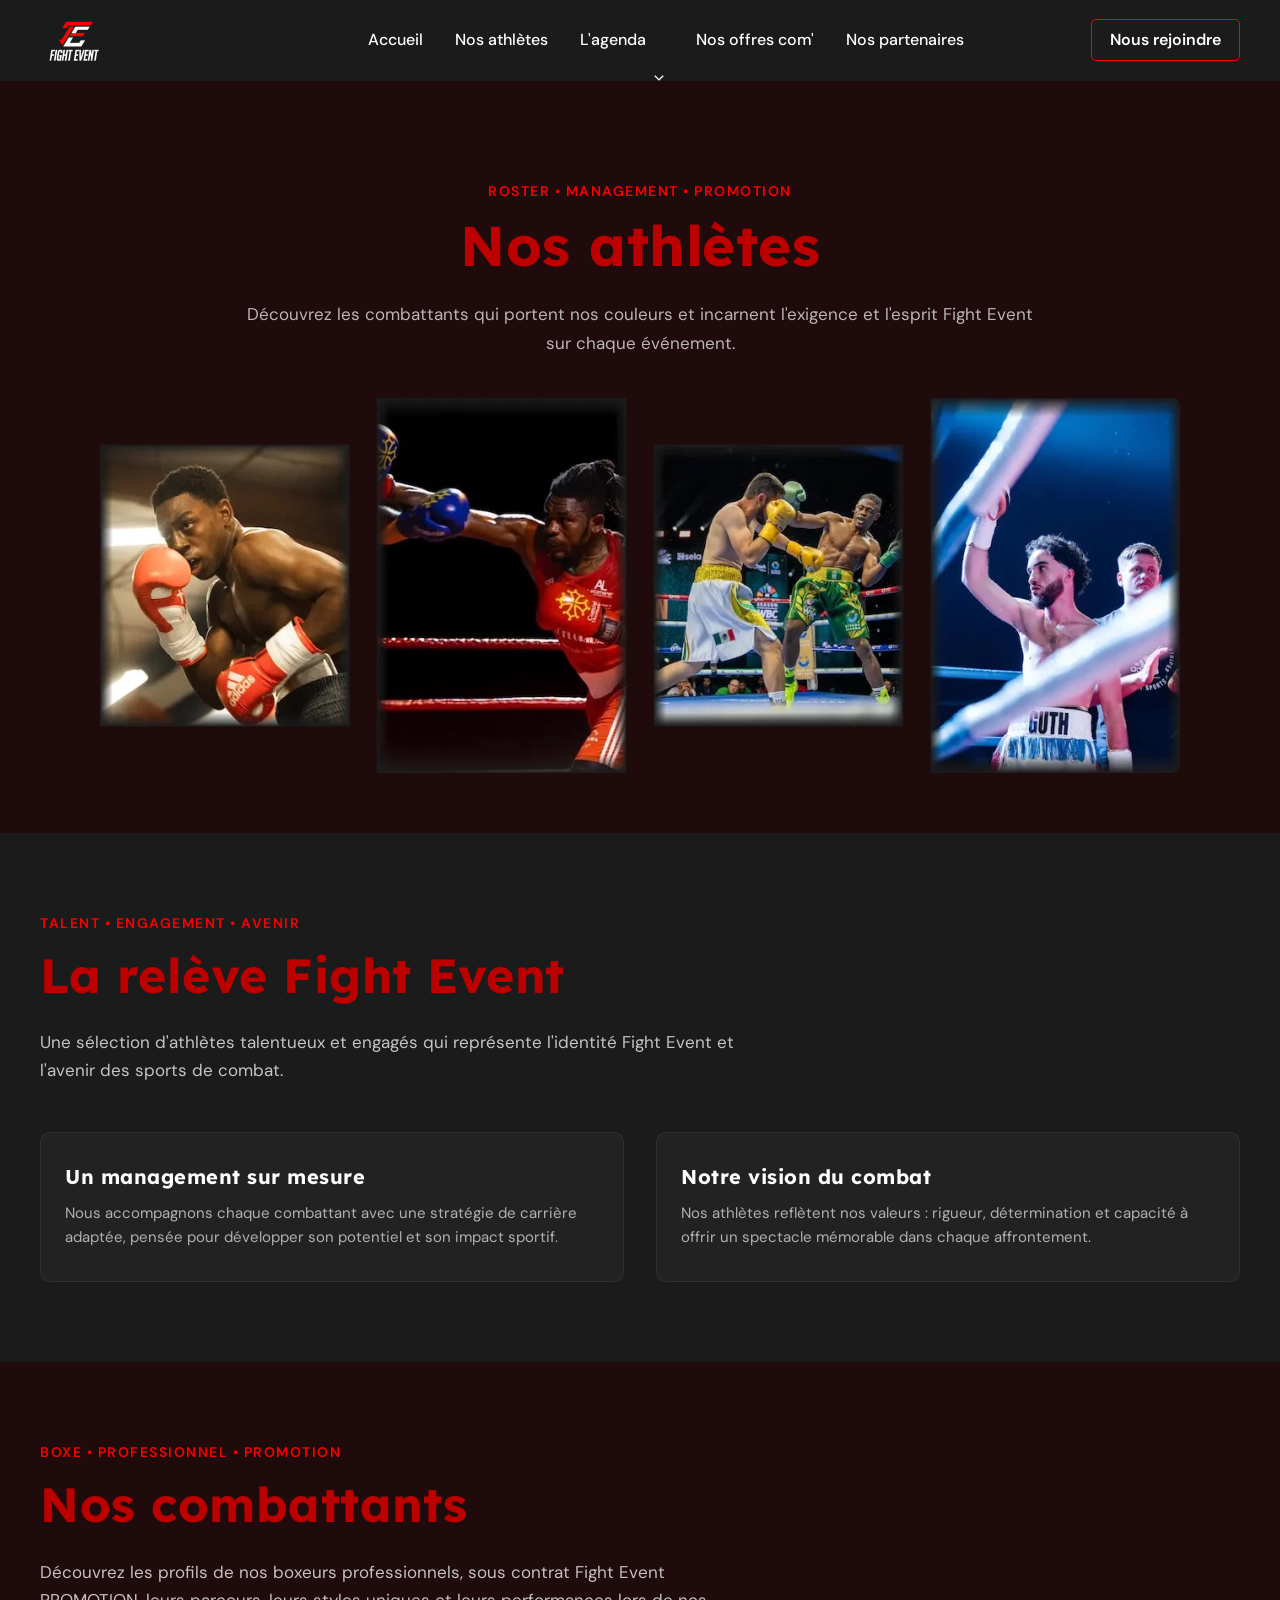
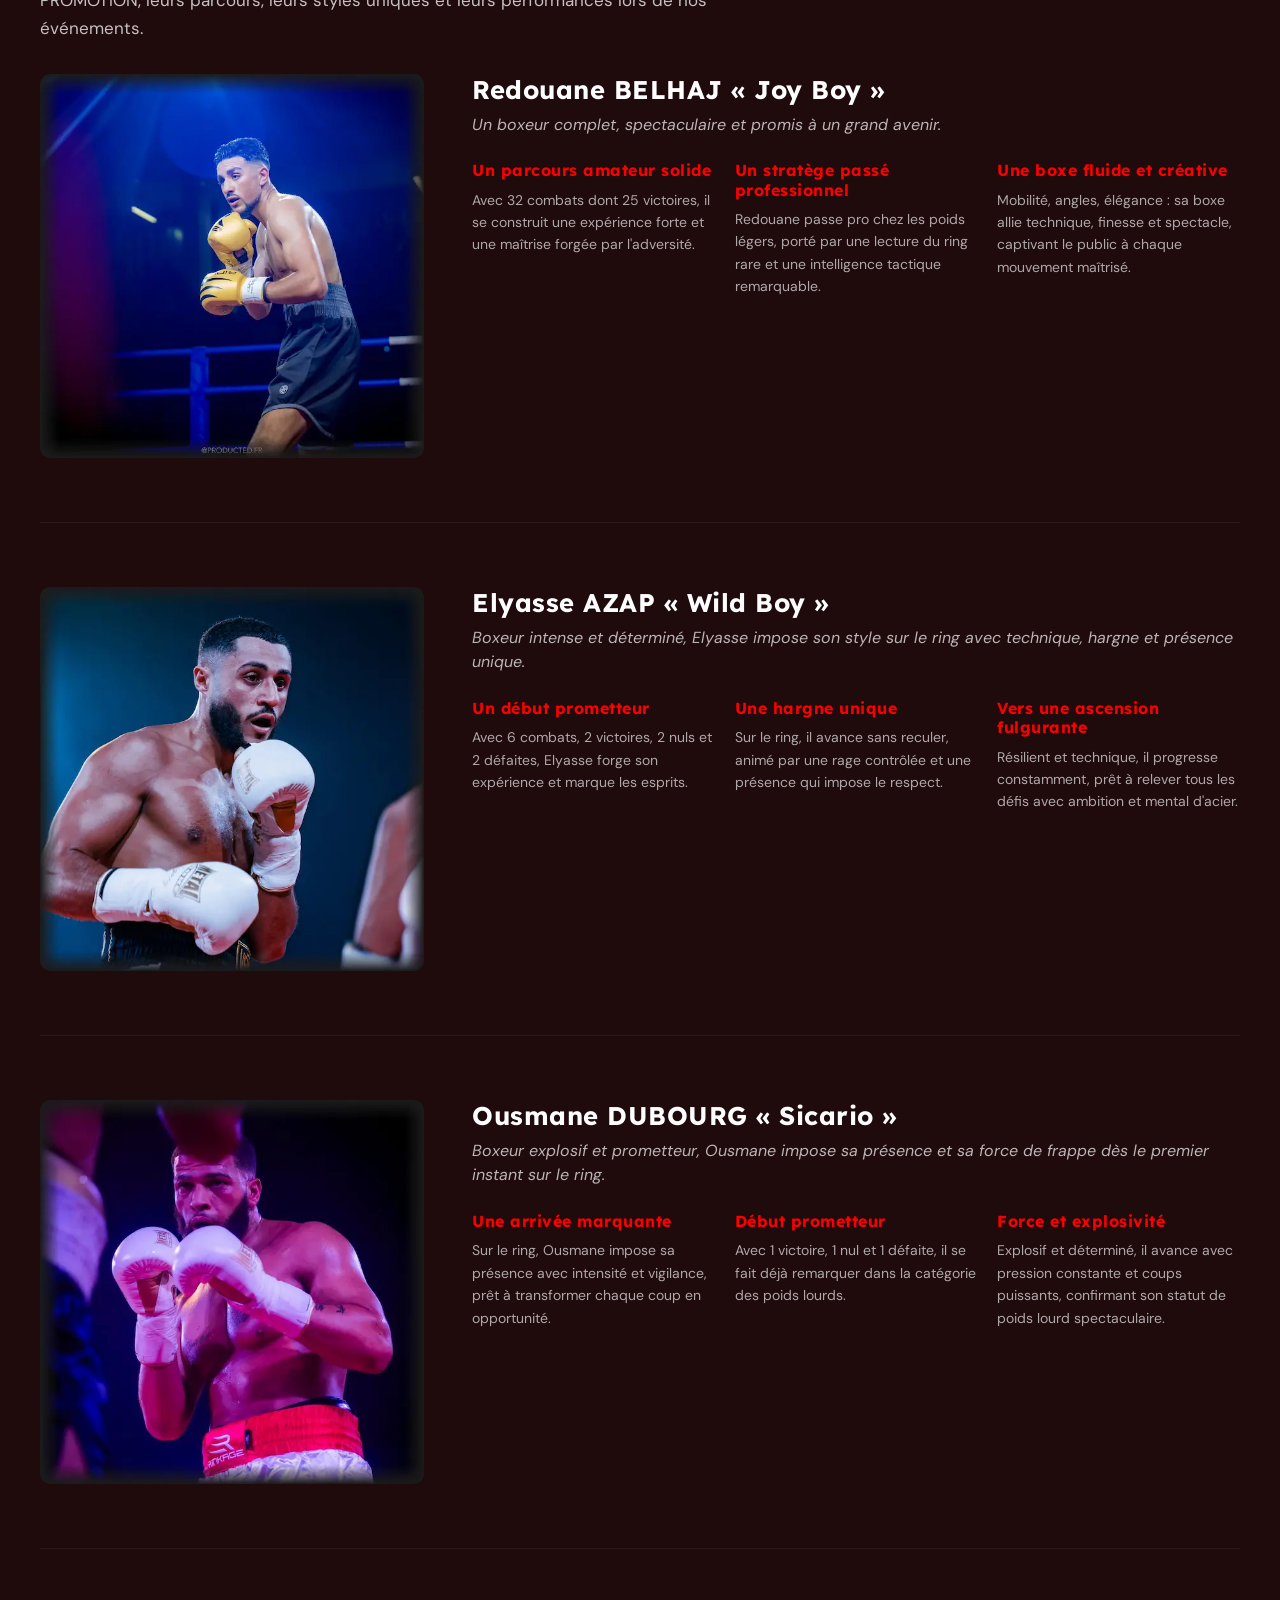
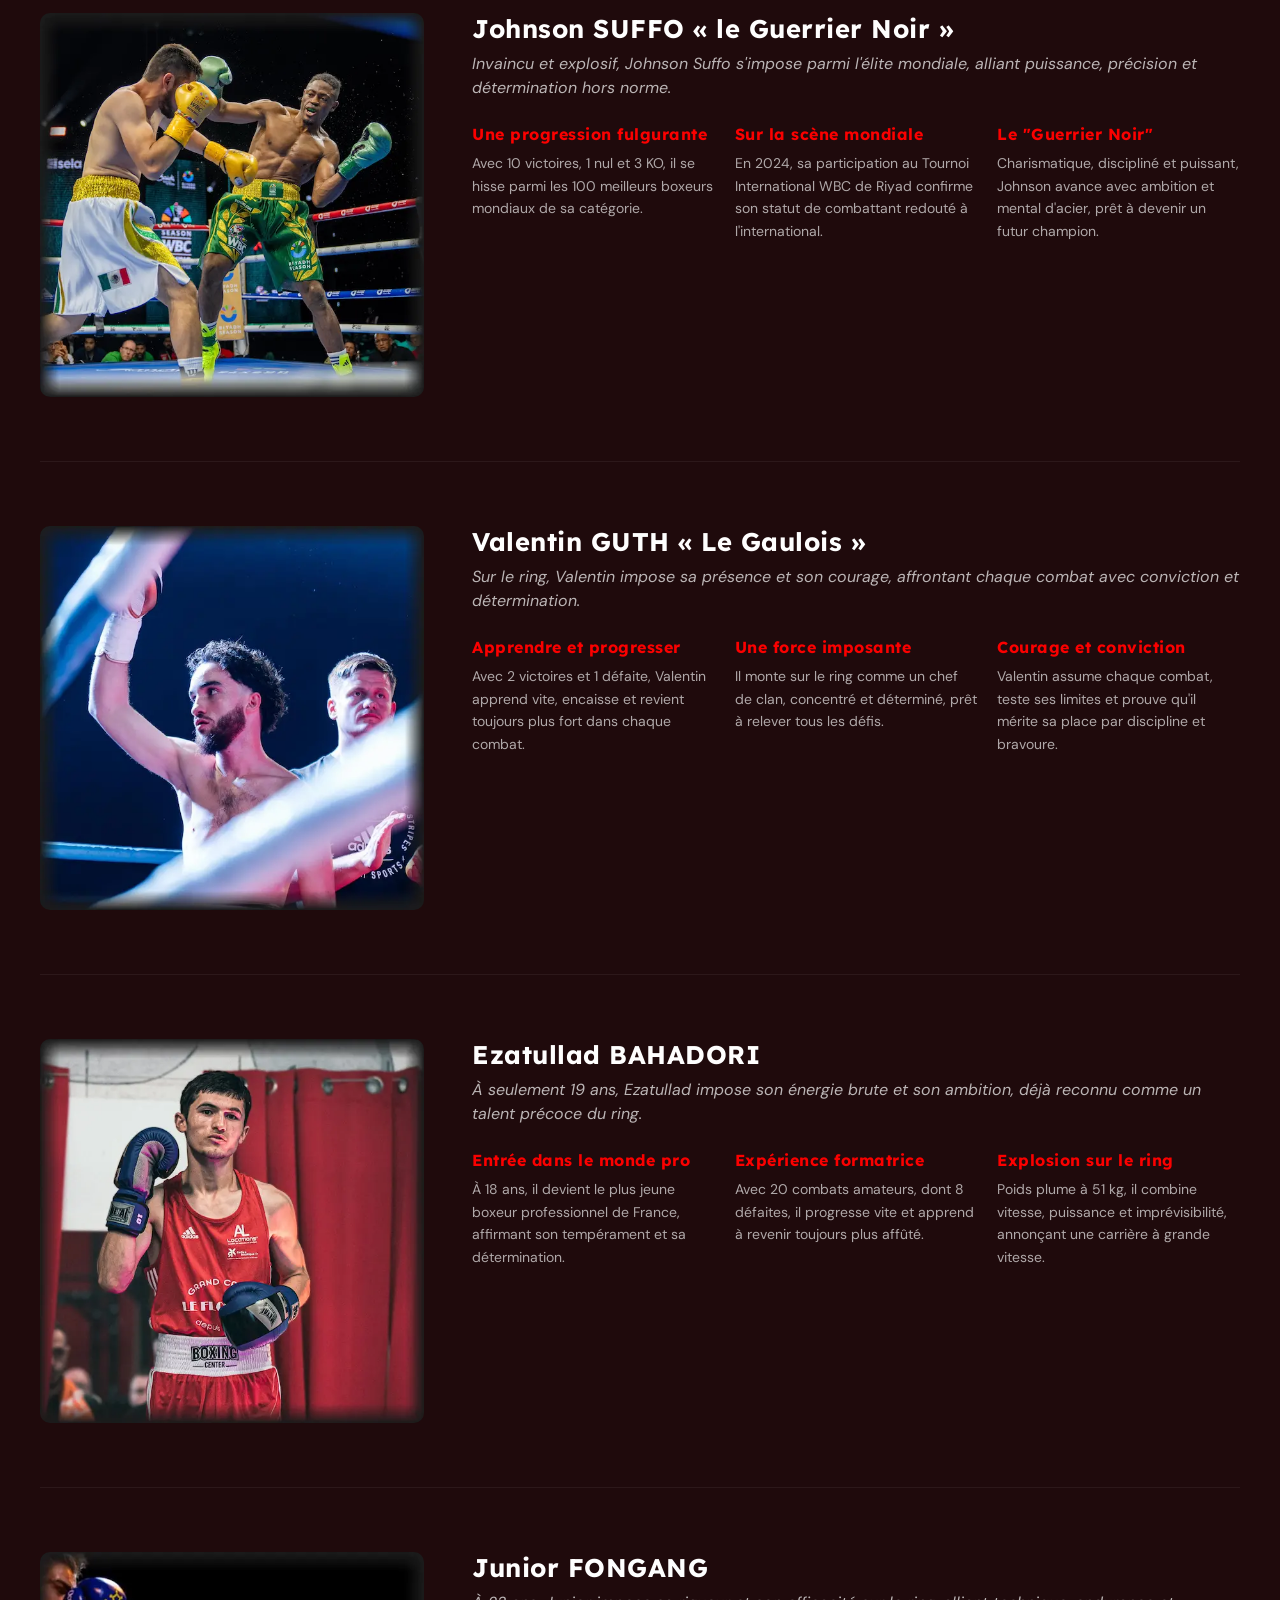
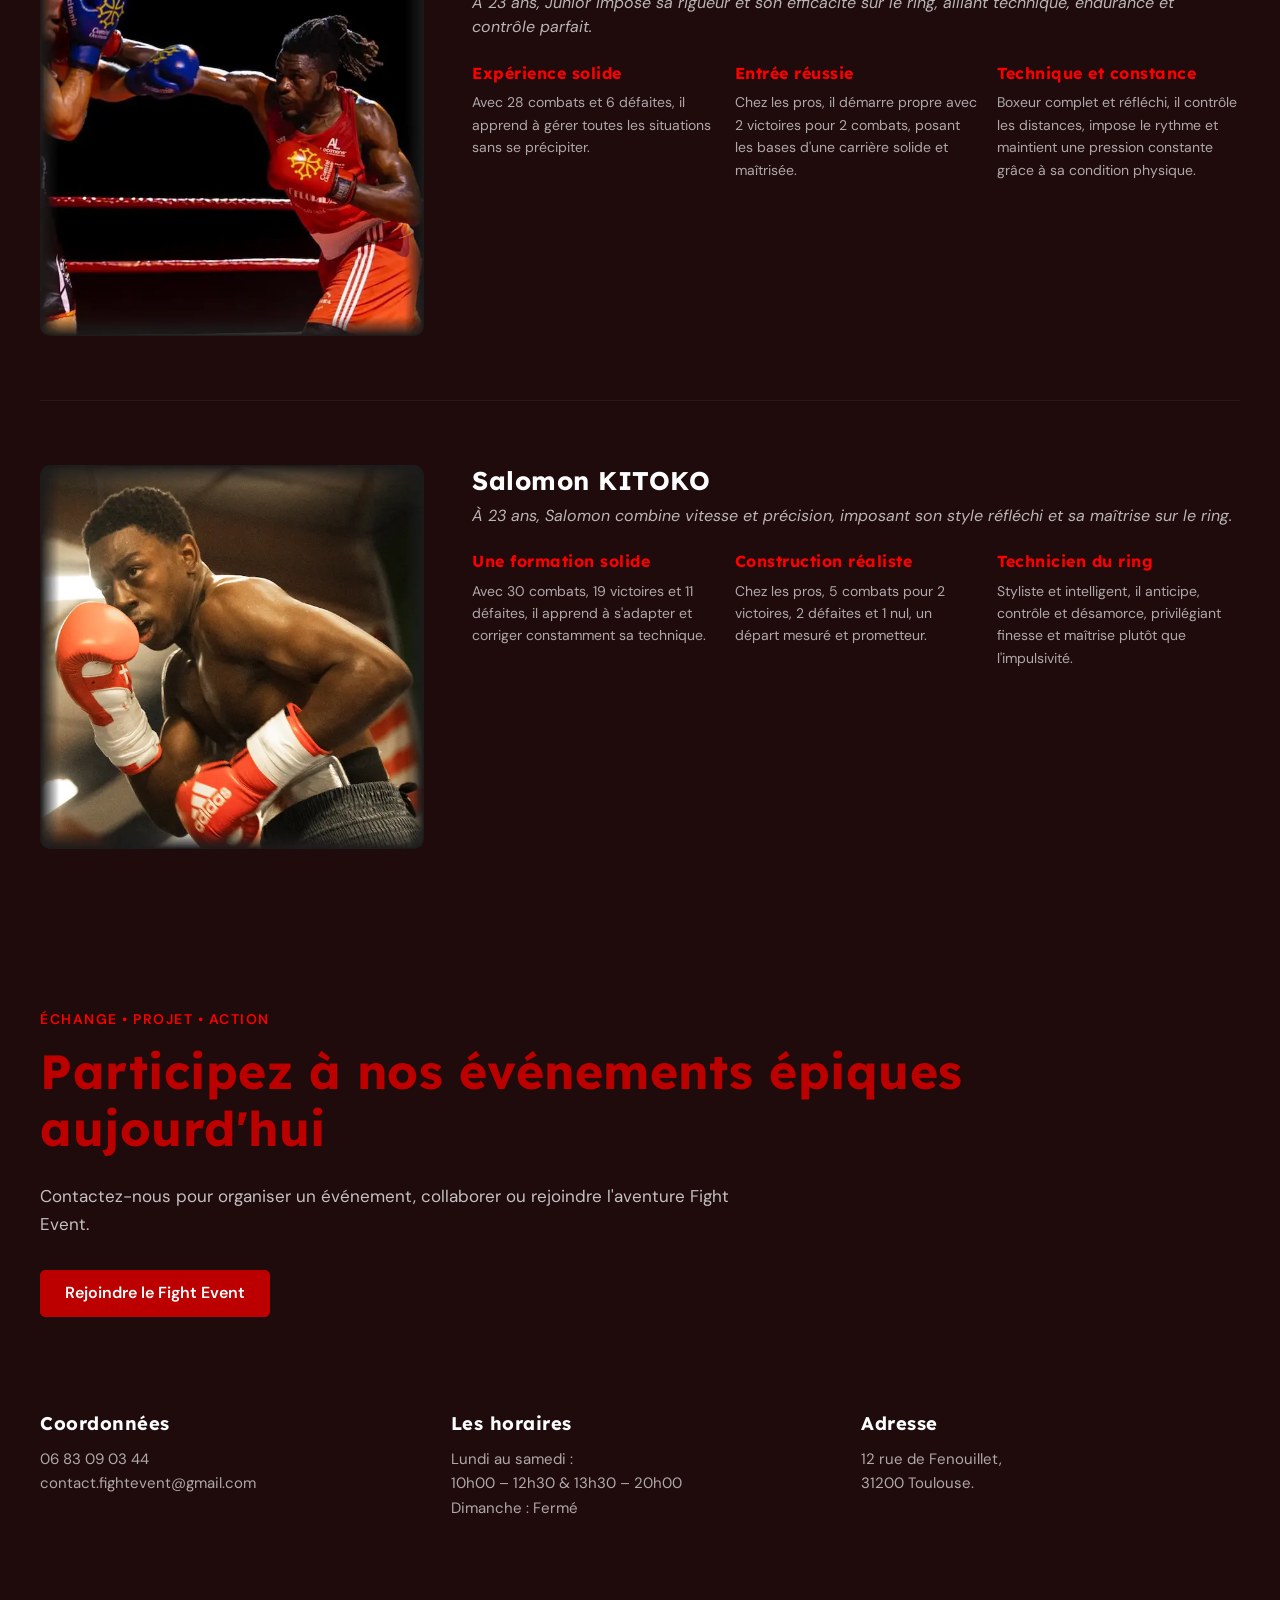
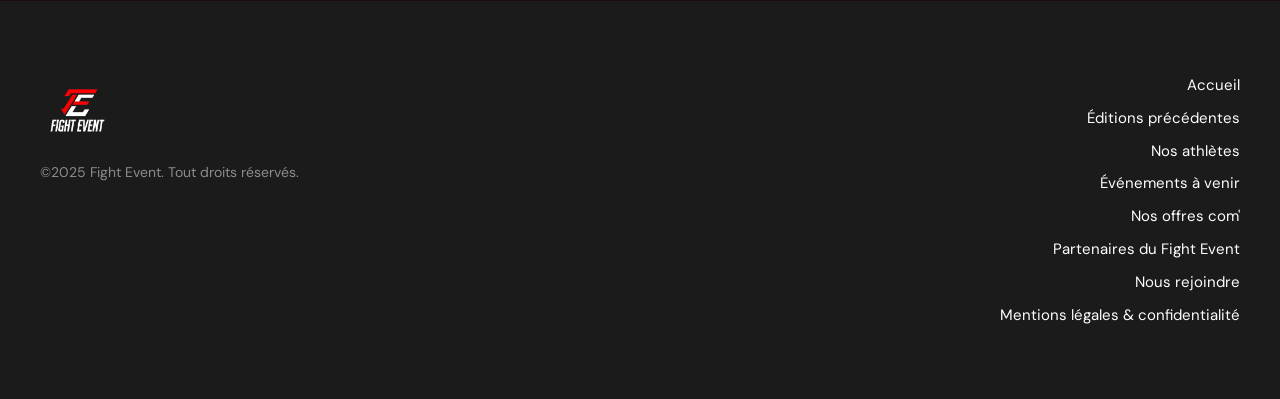
<file: athletes-combattants-fight-event/index.html>
<!DOCTYPE html>
<html lang="fr-FR">
<head>
<meta charset="UTF-8">
<meta name="viewport" content="width=device-width, initial-scale=1">
<title>Athlètes et combattants – Le roster Fight Event</title>
<meta name="description" content="Découvrez les combattants qui portent nos couleurs et incarnent l'exigence et l'esprit Fight Event sur chaque événement.">
<link rel="canonical" href="/athletes-combattants-fight-event/">
<meta property="og:locale" content="fr_FR">
<meta property="og:type" content="website">
<meta property="og:title" content="Athlètes et combattants – Le roster Fight Event">
<meta property="og:description" content="Découvrez les combattants qui portent nos couleurs et incarnent l'exigence et l'esprit Fight Event sur chaque événement.">
<meta property="og:url" content="/athletes-combattants-fight-event/">
<meta property="og:site_name" content="Fight Event">
<link rel="icon" href="/fight-event-assets/favicon.webp" sizes="32x32">
<link rel="apple-touch-icon" href="/fight-event-assets/favicon.webp">
<link href="https://fonts.googleapis.com" rel="preconnect">
<link href="https://fonts.gstatic.com" crossorigin="anonymous" rel="preconnect">
<link href="https://fonts.googleapis.com/css?family=DM+Sans:400,500,600,700|Lexend:400,700&display=swap" rel="stylesheet">
<style>
/* ========== RESET & BASE ========== */
*, *::before, *::after { box-sizing: border-box; margin: 0; padding: 0; }
html { font-size: 100%; scroll-behavior: smooth; }
body {
  font-family: 'DM Sans', sans-serif;
  font-weight: 400;
  font-size: 16px;
  line-height: 1.55;
  color: #fefefe;
  background-color: #1c1b1b;
  -webkit-font-smoothing: antialiased;
}
a { color: inherit; text-decoration: none; }
img, video { max-width: 100%; height: auto; display: block; }
h1, h2, h3, h4, h5, h6 {
  font-family: 'Lexend', sans-serif;
  font-weight: 700;
  letter-spacing: 0.5px;
  color: #bc0000;
  line-height: 1.2;
}
h1 { font-size: 3.5rem; line-height: 1.1; }
h2 { font-size: 3rem; }
h3 { font-size: 2.5rem; }
h4 { font-size: 2rem; }
p { margin-bottom: 0; }
ul { list-style: none; }

/* ========== CSS VARIABLES ========== */
:root {
  --color-0: #fefefe;
  --color-1: #feffff;
  --color-2: #1c1b1b;
  --color-3: #222222;
  --color-4: #d9d9d9;
  --color-5: #fb0000;
  --color-6: #bc0000;
  --color-7: #1f0a0c;
  --color-8: #222222;
  --max-width: 1280px;
}

/* ========== HEADER ========== */
.site-header {
  background-color: var(--color-2);
  border-bottom: 1px solid var(--color-2);
  position: sticky;
  top: 0;
  z-index: 1000;
}
.header-inner {
  max-width: var(--max-width);
  margin: 0 auto;
  display: flex;
  align-items: center;
  justify-content: space-between;
  min-height: 80px;
  padding: 0 40px;
}
.site-logo img { width: 200px; height: auto; }
.header-nav { display: flex; align-items: center; gap: 0; }
.header-nav ul { display: flex; align-items: center; gap: 0; }
.header-nav .menu-link {
  display: block;
  padding: 0 16px;
  font-weight: 500;
  color: var(--color-0);
  line-height: 80px;
  position: relative;
  transition: color 0.2s;
}
.header-nav .menu-link:hover { color: var(--color-5); }
.header-nav .menu-link::before {
  content: '';
  position: absolute;
  bottom: 0;
  left: 50%;
  width: 0;
  height: 1px;
  background: currentColor;
  transition: width 0.3s, left 0.3s;
}
.header-nav .menu-link:hover::before {
  width: calc(100% - 1.2em);
  left: 0.6em;
}
.has-submenu { position: relative; }
.has-submenu .sub-menu {
  display: none;
  position: absolute;
  top: 100%;
  left: 0;
  background: var(--color-2);
  border-top: 2px solid var(--color-6);
  min-width: 220px;
  z-index: 100;
}
.has-submenu:hover .sub-menu { display: block; }
.sub-menu .menu-link {
  line-height: 1.5;
  padding: 10px 20px;
  display: block;
  font-size: 14px;
}
.sub-menu .menu-link:hover { color: var(--color-5); }
.dropdown-arrow {
  display: inline-block;
  width: 10px;
  height: 10px;
  margin-left: 4px;
  vertical-align: middle;
}
.dropdown-arrow svg { width: 10px; height: 6px; fill: currentColor; }
.header-cta .btn {
  display: inline-block;
  padding: 8px 18px;
  border: 1px solid var(--color-5);
  border-radius: 5px;
  color: var(--color-0);
  background: transparent;
  font-weight: 600;
  transition: all 0.2s;
  cursor: pointer;
  font-size: 16px;
}
.header-cta .btn:hover {
  background: var(--color-6);
  border-color: var(--color-6);
  color: var(--color-0);
}
.mobile-toggle {
  display: none;
  background: transparent;
  border: 1px solid var(--color-0);
  border-radius: 3px;
  padding: 6px 8px;
  color: var(--color-0);
  cursor: pointer;
}
.mobile-toggle svg { width: 24px; height: 24px; fill: currentColor; }
.mobile-menu {
  display: none;
  background: var(--color-3);
}
.mobile-menu.active { display: block; }
.mobile-menu a {
  display: block;
  padding: 12px 32px;
  color: var(--color-0);
  font-weight: 500;
  border-bottom: 1px solid rgba(255,255,255,0.05);
}
.mobile-menu a:hover { color: var(--color-3); background: var(--color-4); }

/* ========== SECTIONS COMMON ========== */
.section {
  padding: 80px 40px;
  position: relative;
}
.section-inner {
  max-width: var(--max-width);
  margin: 0 auto;
}
.section-prefix {
  font-family: 'DM Sans', sans-serif;
  font-size: 14px;
  font-weight: 600;
  text-transform: uppercase;
  letter-spacing: 1.5px;
  color: var(--color-5);
  margin-bottom: 12px;
}
.section-title { margin-bottom: 24px; }
.section-desc {
  color: rgba(254, 254, 254, 0.75);
  max-width: 700px;
  font-size: 17px;
  line-height: 1.65;
  margin-bottom: 32px;
}

/* ========== BUTTONS ========== */
.btn-primary {
  display: inline-block;
  padding: 10px 24px;
  background: var(--color-6);
  color: var(--color-0);
  border: 1px solid var(--color-6);
  border-radius: 5px;
  font-weight: 600;
  font-size: 16px;
  cursor: pointer;
  transition: all 0.2s;
}
.btn-primary:hover {
  background: var(--color-5);
  border-color: var(--color-5);
  transform: translateY(-1px);
}

/* ========== HERO ========== */
.hero {
  background: var(--color-7);
  padding: 100px 40px 60px;
  position: relative;
  overflow: hidden;
  text-align: center;
}
.hero-inner {
  max-width: var(--max-width);
  margin: 0 auto;
}
.hero-content { margin-bottom: 40px; }
.hero-content h1 { margin-bottom: 24px; }
.hero-content .hero-desc {
  color: rgba(254, 254, 254, 0.7);
  font-size: 17px;
  line-height: 1.7;
  margin-bottom: 0;
  max-width: 800px;
  margin-left: auto;
  margin-right: auto;
}
.hero-image img {
  border-radius: 8px;
  width: 100%;
  max-width: 1080px;
  margin: 0 auto;
}

/* ========== RELEVE SECTION ========== */
.releve-section { background: var(--color-2); }
.releve-grid {
  display: grid;
  grid-template-columns: 1fr 1fr;
  gap: 32px;
  margin-top: 48px;
}
.releve-card {
  background: var(--color-3);
  border-radius: 10px;
  padding: 32px 24px;
  border: 1px solid rgba(255,255,255,0.06);
  transition: transform 0.2s;
}
.releve-card:hover { transform: translateY(-4px); }
.releve-card h3 {
  font-size: 1.25rem;
  margin-bottom: 12px;
  color: var(--color-0);
}
.releve-card p {
  color: rgba(254, 254, 254, 0.65);
  font-size: 15px;
  line-height: 1.6;
}

/* ========== FIGHTERS SECTION ========== */
.fighters-section { background: var(--color-7); }
.fighter-block {
  display: grid;
  grid-template-columns: 1fr 2fr;
  gap: 48px;
  align-items: start;
  margin-bottom: 64px;
  padding-bottom: 64px;
  border-bottom: 1px solid rgba(255,255,255,0.06);
}
.fighter-block:last-child {
  margin-bottom: 0;
  padding-bottom: 0;
  border-bottom: none;
}
.fighter-photo img {
  width: 100%;
  border-radius: 10px;
  aspect-ratio: 1;
  object-fit: cover;
}
.fighter-info h3 {
  font-size: 1.6rem;
  color: var(--color-0);
  margin-bottom: 8px;
}
.fighter-info .fighter-tagline {
  color: rgba(254,254,254,0.7);
  font-size: 16px;
  margin-bottom: 24px;
  font-style: italic;
}
.fighter-details {
  display: grid;
  grid-template-columns: 1fr 1fr 1fr;
  gap: 20px;
}
.fighter-detail h4 {
  font-size: 1rem;
  color: var(--color-5);
  margin-bottom: 8px;
}
.fighter-detail p {
  color: rgba(254,254,254,0.65);
  font-size: 14px;
  line-height: 1.6;
}

/* ========== CONTACT ========== */
.contact-section { background: var(--color-7); }
.contact-grid {
  display: grid;
  grid-template-columns: repeat(3, 1fr);
  gap: 32px;
  margin-top: 48px;
}
.contact-card h3 {
  font-size: 1.15rem;
  color: var(--color-0);
  margin-bottom: 12px;
}
.contact-card p {
  color: rgba(254, 254, 254, 0.65);
  font-size: 15px;
  line-height: 1.65;
}

/* ========== FOOTER ========== */
.site-footer {
  background: var(--color-2);
  padding: 72px 40px;
}
.footer-inner {
  max-width: var(--max-width);
  margin: 0 auto;
  display: grid;
  grid-template-columns: 1fr 1fr;
  gap: 40px;
  align-items: start;
}
.footer-brand img { width: 73px; height: auto; margin-bottom: 16px; }
.footer-brand p { color: rgba(254,254,254,0.5); font-size: 14px; }
.footer-nav { text-align: right; }
.footer-nav ul { display: flex; flex-direction: column; align-items: flex-end; gap: 8px; }
.footer-nav a {
  color: var(--color-0);
  font-size: 15px;
  transition: color 0.2s;
}
.footer-nav a:hover { color: var(--color-5); }

/* ========== SCROLL TO TOP ========== */
.scroll-top {
  position: fixed;
  bottom: 30px;
  right: 30px;
  width: 40px;
  height: 40px;
  background: var(--color-0);
  border-radius: 2px;
  display: flex;
  align-items: center;
  justify-content: center;
  cursor: pointer;
  z-index: 999;
  opacity: 0;
  transition: opacity 0.3s;
}
.scroll-top.visible { opacity: 1; }
.scroll-top svg { width: 16px; height: 16px; fill: var(--color-5); transform: rotate(180deg); }
.scroll-top:hover { background: var(--color-5); }
.scroll-top:hover svg { fill: var(--color-0); }

/* ========== AOS-like animations ========== */
.fade-up {
  opacity: 0;
  transform: translateY(30px);
  transition: opacity 0.5s ease, transform 0.5s ease;
}
.fade-up.visible {
  opacity: 1;
  transform: translateY(0);
}

/* ========== RESPONSIVE ========== */
@media (max-width: 1024px) {
  h1 { font-size: 2.8rem; }
  h2 { font-size: 2.4rem; }
  h3 { font-size: 1.8rem; }
  .fighter-block { grid-template-columns: 1fr; gap: 24px; }
  .fighter-photo img { max-width: 400px; }
}
@media (max-width: 921px) {
  .header-nav, .header-cta { display: none; }
  .mobile-toggle { display: block; }
  .header-inner { padding: 0 20px; }
  .section { padding: 60px 24px; }
  .hero { padding: 60px 24px 40px; }
  h1 { font-size: 2.2rem; }
  h2 { font-size: 2rem; }
  h3 { font-size: 1.5rem; }
  .site-footer { padding: 40px 24px; }
  .footer-inner { grid-template-columns: 1fr; gap: 32px; }
  .footer-nav { text-align: left; }
  .footer-nav ul { align-items: flex-start; }
  .fighter-details { grid-template-columns: 1fr; }
}
@media (max-width: 544px) {
  h1 { font-size: 1.8rem; }
  h2 { font-size: 1.6rem; }
  h3 { font-size: 1.3rem; }
  .releve-grid { grid-template-columns: 1fr; }
  .contact-grid { grid-template-columns: 1fr; }
  .section { padding: 48px 16px; }
  .hero { padding: 48px 16px 32px; }
}
</style>
</head>
<body>

<!-- ==================== HEADER ==================== -->
<header class="site-header" id="masthead">
  <div class="header-inner">
    <a href="/" class="site-logo">
      <img src="/fight-event-assets/logo.png" alt="Fight Event – Logo" width="200" height="67" decoding="async">
    </a>
    <nav class="header-nav" id="desktop-nav">
      <ul>
        <li><a href="/" class="menu-link">Accueil</a></li>
        <li><a href="/athletes-combattants-fight-event/" class="menu-link" aria-current="page">Nos athlètes</a></li>
        <li class="has-submenu">
          <a href="#" class="menu-link">L'agenda
            <span class="dropdown-arrow"><svg viewBox="57 35.171 26 16.043"><path d="M57.5,38.193l12.5,12.5l12.5-12.5l-2.5-2.5l-10,10l-10-10L57.5,38.193z"/></svg></span>
          </a>
          <ul class="sub-menu">
            <li><a href="/evenements-boxe-fight-event/" class="menu-link">Éditions précédentes</a></li>
            <li><a href="/evenements-a-venir-fight-event/" class="menu-link">Événements à venir</a></li>
          </ul>
        </li>
        <li><a href="/offres-communication-fight-event-toulouse/" class="menu-link">Nos offres com'</a></li>
        <li><a href="/partenaires-fight-event/" class="menu-link">Nos partenaires</a></li>
      </ul>
    </nav>
    <div class="header-cta">
      <a href="/contact-fight-event" class="btn">Nous rejoindre</a>
    </div>
    <button class="mobile-toggle" id="mobile-toggle" aria-label="Menu" aria-expanded="false">
      <svg viewBox="0 0 24 28"><path d="M24 21v2c0 0.547-0.453 1-1 1h-22c-0.547 0-1-0.453-1-1v-2c0-0.547 0.453-1 1-1h22c0.547 0 1 0.453 1 1zM24 13v2c0 0.547-0.453 1-1 1h-22c-0.547 0-1-0.453-1-1v-2c0-0.547 0.453-1 1-1h22c0.547 0 1 0.453 1 1zM24 5v2c0 0.547-0.453 1-1 1h-22c-0.547 0-1-0.453-1-1v-2c0-0.547 0.453-1 1-1h22c0.547 0 1 0.453 1 1z"/></svg>
    </button>
  </div>
  <div class="mobile-menu" id="mobile-menu">
    <a href="/">Accueil</a>
    <a href="/evenements-boxe-fight-event/">Éditions précédentes</a>
    <a href="/athletes-combattants-fight-event/">Nos athlètes</a>
    <a href="/evenements-a-venir-fight-event/">Événements à venir</a>
    <a href="/offres-communication-fight-event-toulouse/">Nos offres com'</a>
    <a href="/partenaires-fight-event/">Partenaires du Fight Event</a>
    <a href="/contact-fight-event/">Nous rejoindre</a>
  </div>
</header>

<!-- ==================== HERO ==================== -->
<section class="hero">
  <div class="hero-inner">
    <div class="hero-content">
      <p class="section-prefix">Roster • Management • Promotion</p>
      <h1>Nos athlètes</h1>
      <p class="hero-desc">Découvrez les combattants qui portent nos couleurs et incarnent l'exigence et l'esprit Fight Event sur chaque événement.</p>
    </div>
    <div class="hero-image">
      <img src="/fight-event-assets/athletes-hero.webp" alt="Boxeurs Fight Event Toulouse" width="1080" height="375" decoding="async">
    </div>
  </div>
</section>

<!-- ==================== LA RELEVE ==================== -->
<section class="section releve-section fade-up">
  <div class="section-inner">
    <p class="section-prefix">Talent • Engagement • Avenir</p>
    <h2 class="section-title">La relève Fight Event</h2>
    <p class="section-desc">Une sélection d'athlètes talentueux et engagés qui représente l'identité Fight Event et l'avenir des sports de combat.</p>
    <div class="releve-grid">
      <div class="releve-card">
        <h3>Un management sur mesure</h3>
        <p>Nous accompagnons chaque combattant avec une stratégie de carrière adaptée, pensée pour développer son potentiel et son impact sportif.</p>
      </div>
      <div class="releve-card">
        <h3>Notre vision du combat</h3>
        <p>Nos athlètes reflètent nos valeurs : rigueur, détermination et capacité à offrir un spectacle mémorable dans chaque affrontement.</p>
      </div>
    </div>
  </div>
</section>

<!-- ==================== NOS COMBATTANTS ==================== -->
<section class="section fighters-section fade-up">
  <div class="section-inner">
    <p class="section-prefix">Boxe • Professionnel • Promotion</p>
    <h2 class="section-title">Nos combattants</h2>
    <p class="section-desc">Découvrez les profils de nos boxeurs professionnels, sous contrat Fight Event PROMOTION, leurs parcours, leurs styles uniques et leurs performances lors de nos événements.</p>

    <!-- Redouane BELHAJ -->
    <div class="fighter-block">
      <div class="fighter-photo">
        <img src="/fight-event-assets/redouane-belhaj.webp" alt="Redouane Belhaj – Boxeur Fight Event Toulouse" width="600" height="600" loading="lazy">
      </div>
      <div class="fighter-info">
        <h3>Redouane BELHAJ « Joy Boy »</h3>
        <p class="fighter-tagline">Un boxeur complet, spectaculaire et promis à un grand avenir.</p>
        <div class="fighter-details">
          <div class="fighter-detail">
            <h4>Un parcours amateur solide</h4>
            <p>Avec 32 combats dont 25 victoires, il se construit une expérience forte et une maîtrise forgée par l'adversité.</p>
          </div>
          <div class="fighter-detail">
            <h4>Un stratège passé professionnel</h4>
            <p>Redouane passe pro chez les poids légers, porté par une lecture du ring rare et une intelligence tactique remarquable.</p>
          </div>
          <div class="fighter-detail">
            <h4>Une boxe fluide et créative</h4>
            <p>Mobilité, angles, élégance : sa boxe allie technique, finesse et spectacle, captivant le public à chaque mouvement maîtrisé.</p>
          </div>
        </div>
      </div>
    </div>

    <!-- Elyasse AZAP -->
    <div class="fighter-block">
      <div class="fighter-photo">
        <img src="/fight-event-assets/elyasse-azap.webp" alt="Elyasse Azap – Boxeur Fight Event Toulouse" width="600" height="600" loading="lazy">
      </div>
      <div class="fighter-info">
        <h3>Elyasse AZAP « Wild Boy »</h3>
        <p class="fighter-tagline">Boxeur intense et déterminé, Elyasse impose son style sur le ring avec technique, hargne et présence unique.</p>
        <div class="fighter-details">
          <div class="fighter-detail">
            <h4>Un début prometteur</h4>
            <p>Avec 6 combats, 2 victoires, 2 nuls et 2 défaites, Elyasse forge son expérience et marque les esprits.</p>
          </div>
          <div class="fighter-detail">
            <h4>Une hargne unique</h4>
            <p>Sur le ring, il avance sans reculer, animé par une rage contrôlée et une présence qui impose le respect.</p>
          </div>
          <div class="fighter-detail">
            <h4>Vers une ascension fulgurante</h4>
            <p>Résilient et technique, il progresse constamment, prêt à relever tous les défis avec ambition et mental d'acier.</p>
          </div>
        </div>
      </div>
    </div>

    <!-- Ousmane DUBOURG -->
    <div class="fighter-block">
      <div class="fighter-photo">
        <img src="/fight-event-assets/ousmane-dubourg.webp" alt="Ousmane Dubourg – Boxeur Fight Event Toulouse" width="600" height="600" loading="lazy">
      </div>
      <div class="fighter-info">
        <h3>Ousmane DUBOURG « Sicario »</h3>
        <p class="fighter-tagline">Boxeur explosif et prometteur, Ousmane impose sa présence et sa force de frappe dès le premier instant sur le ring.</p>
        <div class="fighter-details">
          <div class="fighter-detail">
            <h4>Une arrivée marquante</h4>
            <p>Sur le ring, Ousmane impose sa présence avec intensité et vigilance, prêt à transformer chaque coup en opportunité.</p>
          </div>
          <div class="fighter-detail">
            <h4>Début prometteur</h4>
            <p>Avec 1 victoire, 1 nul et 1 défaite, il se fait déjà remarquer dans la catégorie des poids lourds.</p>
          </div>
          <div class="fighter-detail">
            <h4>Force et explosivité</h4>
            <p>Explosif et déterminé, il avance avec pression constante et coups puissants, confirmant son statut de poids lourd spectaculaire.</p>
          </div>
        </div>
      </div>
    </div>

    <!-- Johnson SUFFO -->
    <div class="fighter-block">
      <div class="fighter-photo">
        <img src="/fight-event-assets/johnson-suffo.webp" alt="Johnson Suffo – Boxeur Fight Event Toulouse" width="600" height="600" loading="lazy">
      </div>
      <div class="fighter-info">
        <h3>Johnson SUFFO « le Guerrier Noir »</h3>
        <p class="fighter-tagline">Invaincu et explosif, Johnson Suffo s'impose parmi l'élite mondiale, alliant puissance, précision et détermination hors norme.</p>
        <div class="fighter-details">
          <div class="fighter-detail">
            <h4>Une progression fulgurante</h4>
            <p>Avec 10 victoires, 1 nul et 3 KO, il se hisse parmi les 100 meilleurs boxeurs mondiaux de sa catégorie.</p>
          </div>
          <div class="fighter-detail">
            <h4>Sur la scène mondiale</h4>
            <p>En 2024, sa participation au Tournoi International WBC de Riyad confirme son statut de combattant redouté à l'international.</p>
          </div>
          <div class="fighter-detail">
            <h4>Le "Guerrier Noir"</h4>
            <p>Charismatique, discipliné et puissant, Johnson avance avec ambition et mental d'acier, prêt à devenir un futur champion.</p>
          </div>
        </div>
      </div>
    </div>

    <!-- Valentin GUTH -->
    <div class="fighter-block">
      <div class="fighter-photo">
        <img src="/fight-event-assets/valentin-guth.webp" alt="Valentin Guth – Boxeur Fight Event Toulouse" width="600" height="600" loading="lazy">
      </div>
      <div class="fighter-info">
        <h3>Valentin GUTH « Le Gaulois »</h3>
        <p class="fighter-tagline">Sur le ring, Valentin impose sa présence et son courage, affrontant chaque combat avec conviction et détermination.</p>
        <div class="fighter-details">
          <div class="fighter-detail">
            <h4>Apprendre et progresser</h4>
            <p>Avec 2 victoires et 1 défaite, Valentin apprend vite, encaisse et revient toujours plus fort dans chaque combat.</p>
          </div>
          <div class="fighter-detail">
            <h4>Une force imposante</h4>
            <p>Il monte sur le ring comme un chef de clan, concentré et déterminé, prêt à relever tous les défis.</p>
          </div>
          <div class="fighter-detail">
            <h4>Courage et conviction</h4>
            <p>Valentin assume chaque combat, teste ses limites et prouve qu'il mérite sa place par discipline et bravoure.</p>
          </div>
        </div>
      </div>
    </div>

    <!-- Ezatullad BAHADORI -->
    <div class="fighter-block">
      <div class="fighter-photo">
        <img src="/fight-event-assets/ezatullad-bahadori.webp" alt="Ezatullad Bahadori – Boxeur Fight Event Toulouse" width="600" height="600" loading="lazy">
      </div>
      <div class="fighter-info">
        <h3>Ezatullad BAHADORI</h3>
        <p class="fighter-tagline">À seulement 19 ans, Ezatullad impose son énergie brute et son ambition, déjà reconnu comme un talent précoce du ring.</p>
        <div class="fighter-details">
          <div class="fighter-detail">
            <h4>Entrée dans le monde pro</h4>
            <p>À 18 ans, il devient le plus jeune boxeur professionnel de France, affirmant son tempérament et sa détermination.</p>
          </div>
          <div class="fighter-detail">
            <h4>Expérience formatrice</h4>
            <p>Avec 20 combats amateurs, dont 8 défaites, il progresse vite et apprend à revenir toujours plus affûté.</p>
          </div>
          <div class="fighter-detail">
            <h4>Explosion sur le ring</h4>
            <p>Poids plume à 51 kg, il combine vitesse, puissance et imprévisibilité, annonçant une carrière à grande vitesse.</p>
          </div>
        </div>
      </div>
    </div>

    <!-- Junior FONGANG -->
    <div class="fighter-block">
      <div class="fighter-photo">
        <img src="/fight-event-assets/junior-fongang.webp" alt="Junior Fongang – Boxeur Fight Event Toulouse" width="600" height="600" loading="lazy">
      </div>
      <div class="fighter-info">
        <h3>Junior FONGANG</h3>
        <p class="fighter-tagline">À 23 ans, Junior impose sa rigueur et son efficacité sur le ring, alliant technique, endurance et contrôle parfait.</p>
        <div class="fighter-details">
          <div class="fighter-detail">
            <h4>Expérience solide</h4>
            <p>Avec 28 combats et 6 défaites, il apprend à gérer toutes les situations sans se précipiter.</p>
          </div>
          <div class="fighter-detail">
            <h4>Entrée réussie</h4>
            <p>Chez les pros, il démarre propre avec 2 victoires pour 2 combats, posant les bases d'une carrière solide et maîtrisée.</p>
          </div>
          <div class="fighter-detail">
            <h4>Technique et constance</h4>
            <p>Boxeur complet et réfléchi, il contrôle les distances, impose le rythme et maintient une pression constante grâce à sa condition physique.</p>
          </div>
        </div>
      </div>
    </div>

    <!-- Salomon KITOKO -->
    <div class="fighter-block">
      <div class="fighter-photo">
        <img src="/fight-event-assets/salomon-kitoko.webp" alt="Salomon Kitoko – Boxeur Fight Event Toulouse" width="600" height="600" loading="lazy">
      </div>
      <div class="fighter-info">
        <h3>Salomon KITOKO</h3>
        <p class="fighter-tagline">À 23 ans, Salomon combine vitesse et précision, imposant son style réfléchi et sa maîtrise sur le ring.</p>
        <div class="fighter-details">
          <div class="fighter-detail">
            <h4>Une formation solide</h4>
            <p>Avec 30 combats, 19 victoires et 11 défaites, il apprend à s'adapter et corriger constamment sa technique.</p>
          </div>
          <div class="fighter-detail">
            <h4>Construction réaliste</h4>
            <p>Chez les pros, 5 combats pour 2 victoires, 2 défaites et 1 nul, un départ mesuré et prometteur.</p>
          </div>
          <div class="fighter-detail">
            <h4>Technicien du ring</h4>
            <p>Styliste et intelligent, il anticipe, contrôle et désamorce, privilégiant finesse et maîtrise plutôt que l'impulsivité.</p>
          </div>
        </div>
      </div>
    </div>

  </div>
</section>

<!-- ==================== CONTACT ==================== -->
<section class="section contact-section fade-up">
  <div class="section-inner">
    <p class="section-prefix">Échange • Projet • Action</p>
    <h2 class="section-title">Participez à nos événements épiques aujourd'hui</h2>
    <p class="section-desc">Contactez-nous pour organiser un événement, collaborer ou rejoindre l'aventure Fight Event.</p>
    <a href="/contact-fight-event" class="btn-primary" style="margin-bottom:48px;">Rejoindre le Fight Event</a>
    <div class="contact-grid">
      <div class="contact-card">
        <h3>Coordonnées</h3>
        <p>06 83 09 03 44<br>contact.fightevent@gmail.com</p>
      </div>
      <div class="contact-card">
        <h3>Les horaires</h3>
        <p>Lundi au samedi :<br>10h00 – 12h30 &amp; 13h30 – 20h00<br>Dimanche : Fermé</p>
      </div>
      <div class="contact-card">
        <h3>Adresse</h3>
        <p>12 rue de Fenouillet,<br>31200 Toulouse.</p>
      </div>
    </div>
  </div>
</section>

<!-- ==================== FOOTER ==================== -->
<footer class="site-footer" id="colophon">
  <div class="footer-inner">
    <div class="footer-brand">
      <img src="/fight-event-assets/footer-logo.webp" alt="Fight Event" width="73" loading="lazy">
      <p>©2025 Fight Event. Tout droits réservés.</p>
    </div>
    <nav class="footer-nav">
      <ul>
        <li><a href="/">Accueil</a></li>
        <li><a href="/evenements-boxe-fight-event/">Éditions précédentes</a></li>
        <li><a href="/athletes-combattants-fight-event/">Nos athlètes</a></li>
        <li><a href="/evenements-a-venir-fight-event/">Événements à venir</a></li>
        <li><a href="/offres-communication-fight-event-toulouse/">Nos offres com'</a></li>
        <li><a href="/partenaires-fight-event/">Partenaires du Fight Event</a></li>
        <li><a href="/contact-fight-event/">Nous rejoindre</a></li>
        <li><a href="/legal-et-confidentialites/">Mentions légales &amp; confidentialité</a></li>
      </ul>
    </nav>
  </div>
</footer>

<!-- ==================== SCROLL TO TOP ==================== -->
<div class="scroll-top" id="scroll-top" tabindex="0" title="Retour en haut" aria-label="Retour en haut">
  <svg viewBox="57 35.171 26 16.043"><path d="M57.5,38.193l12.5,12.5l12.5-12.5l-2.5-2.5l-10,10l-10-10L57.5,38.193z"/></svg>
</div>

<!-- ==================== SCRIPTS ==================== -->
<script>
const mobileToggle = document.getElementById('mobile-toggle');
const mobileMenu = document.getElementById('mobile-menu');
mobileToggle.addEventListener('click', () => {
  const expanded = mobileToggle.getAttribute('aria-expanded') === 'true';
  mobileToggle.setAttribute('aria-expanded', !expanded);
  mobileMenu.classList.toggle('active');
});

const scrollTop = document.getElementById('scroll-top');
window.addEventListener('scroll', () => {
  scrollTop.classList.toggle('visible', window.scrollY > 300);
});
scrollTop.addEventListener('click', () => {
  window.scrollTo({ top: 0, behavior: 'smooth' });
});

const fadeEls = document.querySelectorAll('.fade-up');
const observer = new IntersectionObserver((entries) => {
  entries.forEach(entry => {
    if (entry.isIntersecting) {
      entry.target.classList.add('visible');
      observer.unobserve(entry.target);
    }
  });
}, { rootMargin: '0px 0px -50px 0px' });
fadeEls.forEach(el => observer.observe(el));
</script>
</body>
</html>
</file>
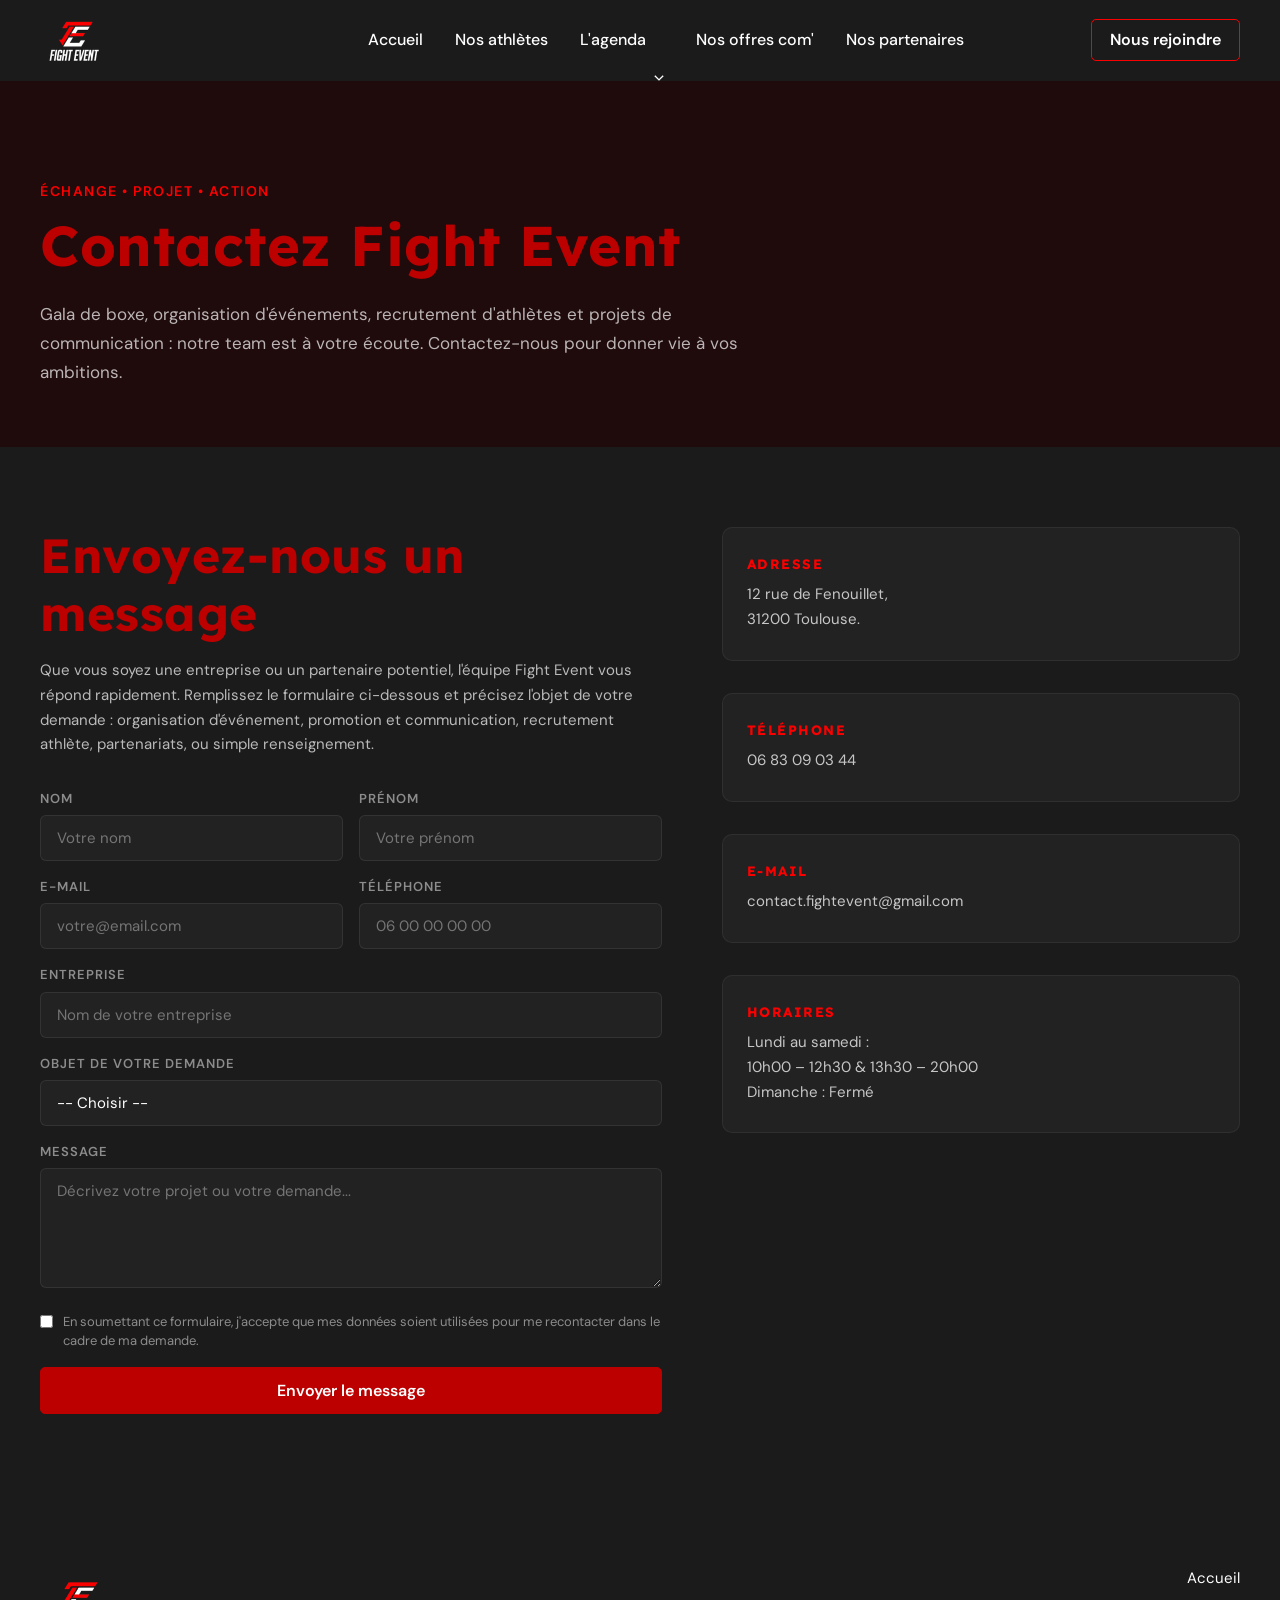
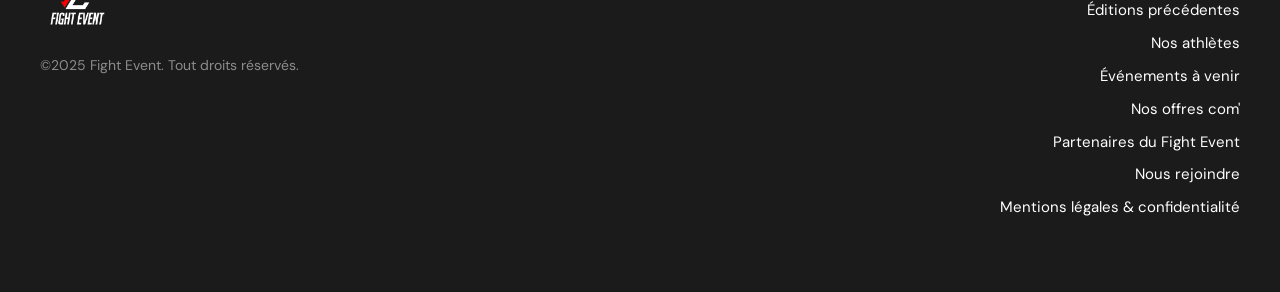
<file: contact-fight-event/index.html>
<!DOCTYPE html>
<html lang="fr-FR">
<head>
<meta charset="UTF-8">
<meta name="viewport" content="width=device-width, initial-scale=1">
<title>Contact Fight Event – Organisation & Talents Sports de Combat</title>
<meta name="description" content="Gala de boxe, organisation d'événements, recrutement d'athlètes et projets de communication : notre team est à votre écoute.">
<link rel="canonical" href="/contact-fight-event/">
<meta property="og:locale" content="fr_FR">
<meta property="og:type" content="website">
<meta property="og:title" content="Contact Fight Event – Organisation & Talents Sports de Combat">
<meta property="og:url" content="/contact-fight-event/">
<meta property="og:site_name" content="Fight Event">
<link rel="icon" href="/fight-event-assets/favicon.webp" sizes="32x32">
<link rel="apple-touch-icon" href="/fight-event-assets/favicon.webp">
<link href="https://fonts.googleapis.com" rel="preconnect">
<link href="https://fonts.gstatic.com" crossorigin="anonymous" rel="preconnect">
<link href="https://fonts.googleapis.com/css?family=DM+Sans:400,500,600,700|Lexend:400,700&display=swap" rel="stylesheet">
<style>
/* ========== RESET & BASE ========== */
*, *::before, *::after { box-sizing: border-box; margin: 0; padding: 0; }
html { font-size: 100%; scroll-behavior: smooth; }
body {
  font-family: 'DM Sans', sans-serif;
  font-weight: 400;
  font-size: 16px;
  line-height: 1.55;
  color: #fefefe;
  background-color: #1c1b1b;
  -webkit-font-smoothing: antialiased;
}
a { color: inherit; text-decoration: none; }
img, video { max-width: 100%; height: auto; display: block; }
h1, h2, h3, h4, h5, h6 {
  font-family: 'Lexend', sans-serif;
  font-weight: 700;
  letter-spacing: 0.5px;
  color: #bc0000;
  line-height: 1.2;
}
h1 { font-size: 3.5rem; line-height: 1.1; }
h2 { font-size: 3rem; }
h3 { font-size: 2.5rem; }
h4 { font-size: 2rem; }
p { margin-bottom: 0; }
ul { list-style: none; }

:root {
  --color-0: #fefefe;
  --color-1: #feffff;
  --color-2: #1c1b1b;
  --color-3: #222222;
  --color-4: #d9d9d9;
  --color-5: #fb0000;
  --color-6: #bc0000;
  --color-7: #1f0a0c;
  --color-8: #222222;
  --max-width: 1280px;
}

/* ========== HEADER ========== */
.site-header {
  background-color: var(--color-2);
  border-bottom: 1px solid var(--color-2);
  position: sticky;
  top: 0;
  z-index: 1000;
}
.header-inner {
  max-width: var(--max-width);
  margin: 0 auto;
  display: flex;
  align-items: center;
  justify-content: space-between;
  min-height: 80px;
  padding: 0 40px;
}
.site-logo img { width: 200px; height: auto; }
.header-nav { display: flex; align-items: center; gap: 0; }
.header-nav ul { display: flex; align-items: center; gap: 0; }
.header-nav .menu-link {
  display: block;
  padding: 0 16px;
  font-weight: 500;
  color: var(--color-0);
  line-height: 80px;
  position: relative;
  transition: color 0.2s;
}
.header-nav .menu-link:hover { color: var(--color-5); }
.header-nav .menu-link::before {
  content: '';
  position: absolute;
  bottom: 0;
  left: 50%;
  width: 0;
  height: 1px;
  background: currentColor;
  transition: width 0.3s, left 0.3s;
}
.header-nav .menu-link:hover::before {
  width: calc(100% - 1.2em);
  left: 0.6em;
}
.has-submenu { position: relative; }
.has-submenu .sub-menu {
  display: none;
  position: absolute;
  top: 100%;
  left: 0;
  background: var(--color-2);
  border-top: 2px solid var(--color-6);
  min-width: 220px;
  z-index: 100;
}
.has-submenu:hover .sub-menu { display: block; }
.sub-menu .menu-link {
  line-height: 1.5;
  padding: 10px 20px;
  display: block;
  font-size: 14px;
}
.sub-menu .menu-link:hover { color: var(--color-5); }
.dropdown-arrow {
  display: inline-block;
  width: 10px;
  height: 10px;
  margin-left: 4px;
  vertical-align: middle;
}
.dropdown-arrow svg { width: 10px; height: 6px; fill: currentColor; }
.header-cta .btn {
  display: inline-block;
  padding: 8px 18px;
  border: 1px solid var(--color-5);
  border-radius: 5px;
  color: var(--color-0);
  background: transparent;
  font-weight: 600;
  transition: all 0.2s;
  cursor: pointer;
  font-size: 16px;
}
.header-cta .btn:hover {
  background: var(--color-6);
  border-color: var(--color-6);
  color: var(--color-0);
}
.mobile-toggle {
  display: none;
  background: transparent;
  border: 1px solid var(--color-0);
  border-radius: 3px;
  padding: 6px 8px;
  color: var(--color-0);
  cursor: pointer;
}
.mobile-toggle svg { width: 24px; height: 24px; fill: currentColor; }
.mobile-menu {
  display: none;
  background: var(--color-3);
}
.mobile-menu.active { display: block; }
.mobile-menu a {
  display: block;
  padding: 12px 32px;
  color: var(--color-0);
  font-weight: 500;
  border-bottom: 1px solid rgba(255,255,255,0.05);
}
.mobile-menu a:hover { color: var(--color-3); background: var(--color-4); }

/* ========== SECTIONS ========== */
.section {
  padding: 80px 40px;
  position: relative;
}
.section-inner {
  max-width: var(--max-width);
  margin: 0 auto;
}
.section-prefix {
  font-family: 'DM Sans', sans-serif;
  font-size: 14px;
  font-weight: 600;
  text-transform: uppercase;
  letter-spacing: 1.5px;
  color: var(--color-5);
  margin-bottom: 12px;
}
.section-title { margin-bottom: 24px; }
.section-desc {
  color: rgba(254, 254, 254, 0.75);
  max-width: 700px;
  font-size: 17px;
  line-height: 1.65;
  margin-bottom: 32px;
}

/* ========== HERO CONTACT ========== */
.hero-contact {
  background: var(--color-7);
  padding: 100px 40px 60px;
  position: relative;
}
.hero-contact .section-inner { max-width: var(--max-width); margin: 0 auto; }
.hero-contact h1 { margin-bottom: 24px; }
.hero-contact .hero-desc {
  color: rgba(254, 254, 254, 0.7);
  font-size: 17px;
  line-height: 1.7;
  max-width: 750px;
}

/* ========== CONTACT FORM ========== */
.contact-form-section { background: var(--color-2); }
.contact-form-grid {
  display: grid;
  grid-template-columns: 1.2fr 1fr;
  gap: 60px;
  align-items: start;
}
.contact-form-grid h2 { margin-bottom: 16px; }
.contact-form-grid .form-intro {
  color: rgba(254,254,254,0.7);
  font-size: 15px;
  line-height: 1.65;
  margin-bottom: 32px;
}
.contact-form { display: flex; flex-direction: column; gap: 16px; }
.form-row { display: grid; grid-template-columns: 1fr 1fr; gap: 16px; }
.contact-form label {
  display: block;
  font-size: 13px;
  font-weight: 600;
  text-transform: uppercase;
  letter-spacing: 1px;
  color: rgba(254,254,254,0.5);
  margin-bottom: 6px;
}
.contact-form input,
.contact-form select,
.contact-form textarea {
  width: 100%;
  padding: 12px 16px;
  background: var(--color-3);
  border: 1px solid rgba(255,255,255,0.08);
  border-radius: 6px;
  color: var(--color-0);
  font-family: 'DM Sans', sans-serif;
  font-size: 15px;
  outline: none;
  transition: border-color 0.2s;
}
.contact-form input:focus,
.contact-form select:focus,
.contact-form textarea:focus {
  border-color: var(--color-6);
}
.contact-form textarea { resize: vertical; min-height: 120px; }
.contact-form select { cursor: pointer; appearance: none; }
.contact-form .consent {
  display: flex;
  align-items: flex-start;
  gap: 10px;
  font-size: 13px;
  color: rgba(254,254,254,0.5);
  line-height: 1.5;
}
.contact-form .consent input[type="checkbox"] {
  width: auto;
  margin-top: 3px;
  accent-color: var(--color-6);
}
.btn-submit {
  display: inline-block;
  padding: 12px 32px;
  background: var(--color-6);
  color: var(--color-0);
  border: 1px solid var(--color-6);
  border-radius: 5px;
  font-weight: 600;
  font-size: 16px;
  cursor: pointer;
  transition: all 0.2s;
  font-family: 'DM Sans', sans-serif;
}
.btn-submit:hover {
  background: var(--color-5);
  border-color: var(--color-5);
}

/* ========== CONTACT INFO CARDS ========== */
.contact-info { display: flex; flex-direction: column; gap: 32px; }
.info-card {
  background: var(--color-3);
  border-radius: 10px;
  padding: 28px 24px;
  border: 1px solid rgba(255,255,255,0.06);
}
.info-card h3 {
  font-size: 0.85rem;
  text-transform: uppercase;
  letter-spacing: 1.5px;
  color: var(--color-5);
  margin-bottom: 10px;
}
.info-card p {
  color: rgba(254,254,254,0.75);
  font-size: 15px;
  line-height: 1.65;
}

/* ========== FOOTER ========== */
.site-footer {
  background: var(--color-2);
  padding: 72px 40px;
}
.footer-inner {
  max-width: var(--max-width);
  margin: 0 auto;
  display: grid;
  grid-template-columns: 1fr 1fr;
  gap: 40px;
  align-items: start;
}
.footer-brand img { width: 73px; height: auto; margin-bottom: 16px; }
.footer-brand p { color: rgba(254,254,254,0.5); font-size: 14px; }
.footer-nav { text-align: right; }
.footer-nav ul { display: flex; flex-direction: column; align-items: flex-end; gap: 8px; }
.footer-nav a {
  color: var(--color-0);
  font-size: 15px;
  transition: color 0.2s;
}
.footer-nav a:hover { color: var(--color-5); }

/* ========== SCROLL TO TOP ========== */
.scroll-top {
  position: fixed;
  bottom: 30px;
  right: 30px;
  width: 40px;
  height: 40px;
  background: var(--color-0);
  border-radius: 2px;
  display: flex;
  align-items: center;
  justify-content: center;
  cursor: pointer;
  z-index: 999;
  opacity: 0;
  transition: opacity 0.3s;
}
.scroll-top.visible { opacity: 1; }
.scroll-top svg { width: 16px; height: 16px; fill: var(--color-5); transform: rotate(180deg); }
.scroll-top:hover { background: var(--color-5); }
.scroll-top:hover svg { fill: var(--color-0); }

/* ========== ANIMATIONS ========== */
.fade-up {
  opacity: 0;
  transform: translateY(30px);
  transition: opacity 0.5s ease, transform 0.5s ease;
}
.fade-up.visible {
  opacity: 1;
  transform: translateY(0);
}

/* ========== RESPONSIVE ========== */
@media (max-width: 1024px) {
  h1 { font-size: 2.8rem; }
  h2 { font-size: 2.4rem; }
  .contact-form-grid { grid-template-columns: 1fr; gap: 40px; }
}
@media (max-width: 921px) {
  .header-nav, .header-cta { display: none; }
  .mobile-toggle { display: block; }
  .header-inner { padding: 0 20px; }
  .section { padding: 60px 24px; }
  .hero-contact { padding: 60px 24px 40px; }
  h1 { font-size: 2.2rem; }
  h2 { font-size: 2rem; }
  .site-footer { padding: 40px 24px; }
  .footer-inner { grid-template-columns: 1fr; gap: 32px; }
  .footer-nav { text-align: left; }
  .footer-nav ul { align-items: flex-start; }
}
@media (max-width: 544px) {
  h1 { font-size: 1.8rem; }
  h2 { font-size: 1.6rem; }
  .form-row { grid-template-columns: 1fr; }
  .section { padding: 48px 16px; }
  .hero-contact { padding: 48px 16px 32px; }
}
</style>
</head>
<body>

<!-- ==================== HEADER ==================== -->
<header class="site-header" id="masthead">
  <div class="header-inner">
    <a href="/" class="site-logo">
      <img src="/fight-event-assets/logo.png" alt="Fight Event – Logo" width="200" height="67" decoding="async">
    </a>
    <nav class="header-nav" id="desktop-nav">
      <ul>
        <li><a href="/" class="menu-link">Accueil</a></li>
        <li><a href="/athletes-combattants-fight-event/" class="menu-link">Nos athlètes</a></li>
        <li class="has-submenu">
          <a href="#" class="menu-link">L'agenda
            <span class="dropdown-arrow"><svg viewBox="57 35.171 26 16.043"><path d="M57.5,38.193l12.5,12.5l12.5-12.5l-2.5-2.5l-10,10l-10-10L57.5,38.193z"/></svg></span>
          </a>
          <ul class="sub-menu">
            <li><a href="/evenements-boxe-fight-event/" class="menu-link">Éditions précédentes</a></li>
            <li><a href="/evenements-a-venir-fight-event/" class="menu-link">Événements à venir</a></li>
          </ul>
        </li>
        <li><a href="/offres-communication-fight-event-toulouse/" class="menu-link">Nos offres com'</a></li>
        <li><a href="/partenaires-fight-event/" class="menu-link">Nos partenaires</a></li>
      </ul>
    </nav>
    <div class="header-cta">
      <a href="/contact-fight-event/" class="btn">Nous rejoindre</a>
    </div>
    <button class="mobile-toggle" id="mobile-toggle" aria-label="Menu" aria-expanded="false">
      <svg viewBox="0 0 24 28"><path d="M24 21v2c0 0.547-0.453 1-1 1h-22c-0.547 0-1-0.453-1-1v-2c0-0.547 0.453-1 1-1h22c0.547 0 1 0.453 1 1zM24 13v2c0 0.547-0.453 1-1 1h-22c-0.547 0-1-0.453-1-1v-2c0-0.547 0.453-1 1-1h22c0.547 0 1 0.453 1 1zM24 5v2c0 0.547-0.453 1-1 1h-22c-0.547 0-1-0.453-1-1v-2c0-0.547 0.453-1 1-1h22c0.547 0 1 0.453 1 1z"/></svg>
    </button>
  </div>
  <div class="mobile-menu" id="mobile-menu">
    <a href="/">Accueil</a>
    <a href="/evenements-boxe-fight-event/">Éditions précédentes</a>
    <a href="/athletes-combattants-fight-event/">Nos athlètes</a>
    <a href="/evenements-a-venir-fight-event/">Événements à venir</a>
    <a href="/offres-communication-fight-event-toulouse/">Nos offres com'</a>
    <a href="/partenaires-fight-event/">Partenaires du Fight Event</a>
    <a href="/contact-fight-event/">Nous rejoindre</a>
  </div>
</header>

<!-- ==================== HERO ==================== -->
<section class="hero-contact">
  <div class="section-inner">
    <p class="section-prefix">Échange • Projet • Action</p>
    <h1>Contactez Fight Event</h1>
    <p class="hero-desc">Gala de boxe, organisation d'événements, recrutement d'athlètes et projets de communication : notre team est à votre écoute. Contactez-nous pour donner vie à vos ambitions.</p>
  </div>
</section>

<!-- ==================== CONTACT FORM + INFO ==================== -->
<section class="section contact-form-section fade-up">
  <div class="section-inner">
    <div class="contact-form-grid">
      <div>
        <h2 class="section-title">Envoyez-nous un message</h2>
        <p class="form-intro">Que vous soyez une entreprise ou un partenaire potentiel, l'équipe Fight Event vous répond rapidement. Remplissez le formulaire ci-dessous et précisez l'objet de votre demande : organisation d'événement, promotion et communication, recrutement athlète, partenariats, ou simple renseignement.</p>
        <form class="contact-form" action="#" method="post">
          <div class="form-row">
            <div>
              <label for="nom">Nom</label>
              <input type="text" id="nom" name="nom" placeholder="Votre nom" required>
            </div>
            <div>
              <label for="prenom">Prénom</label>
              <input type="text" id="prenom" name="prenom" placeholder="Votre prénom" required>
            </div>
          </div>
          <div class="form-row">
            <div>
              <label for="email">E-mail</label>
              <input type="email" id="email" name="email" placeholder="votre@email.com" required>
            </div>
            <div>
              <label for="telephone">Téléphone</label>
              <input type="tel" id="telephone" name="telephone" placeholder="06 00 00 00 00">
            </div>
          </div>
          <div>
            <label for="entreprise">Entreprise</label>
            <input type="text" id="entreprise" name="entreprise" placeholder="Nom de votre entreprise">
          </div>
          <div>
            <label for="objet">Objet de votre demande</label>
            <select id="objet" name="objet">
              <option value="">-- Choisir --</option>
              <option value="evenement">Organisation d'événement</option>
              <option value="communication">Promotion &amp; Communication</option>
              <option value="athlete">Recrutement athlète</option>
              <option value="partenariat">Partenariat</option>
              <option value="autre">Autre / Renseignement</option>
            </select>
          </div>
          <div>
            <label for="message">Message</label>
            <textarea id="message" name="message" placeholder="Décrivez votre projet ou votre demande..." required></textarea>
          </div>
          <div class="consent">
            <input type="checkbox" id="consent" name="consent" required>
            <label for="consent" style="text-transform:none;letter-spacing:0;font-weight:400;color:rgba(254,254,254,0.5);margin-bottom:0;">En soumettant ce formulaire, j'accepte que mes données soient utilisées pour me recontacter dans le cadre de ma demande.</label>
          </div>
          <button type="submit" class="btn-submit">Envoyer le message</button>
        </form>
      </div>
      <div class="contact-info">
        <div class="info-card">
          <h3>Adresse</h3>
          <p>12 rue de Fenouillet,<br>31200 Toulouse.</p>
        </div>
        <div class="info-card">
          <h3>Téléphone</h3>
          <p>06 83 09 03 44</p>
        </div>
        <div class="info-card">
          <h3>E-mail</h3>
          <p>contact.fightevent@gmail.com</p>
        </div>
        <div class="info-card">
          <h3>Horaires</h3>
          <p>Lundi au samedi :<br>10h00 – 12h30 &amp; 13h30 – 20h00<br>Dimanche : Fermé</p>
        </div>
      </div>
    </div>
  </div>
</section>

<!-- ==================== FOOTER ==================== -->
<footer class="site-footer" id="colophon">
  <div class="footer-inner">
    <div class="footer-brand">
      <img src="/fight-event-assets/footer-logo.webp" alt="Fight Event" width="73" loading="lazy">
      <p>©2025 Fight Event. Tout droits réservés.</p>
    </div>
    <nav class="footer-nav">
      <ul>
        <li><a href="/">Accueil</a></li>
        <li><a href="/evenements-boxe-fight-event/">Éditions précédentes</a></li>
        <li><a href="/athletes-combattants-fight-event/">Nos athlètes</a></li>
        <li><a href="/evenements-a-venir-fight-event/">Événements à venir</a></li>
        <li><a href="/offres-communication-fight-event-toulouse/">Nos offres com'</a></li>
        <li><a href="/partenaires-fight-event/">Partenaires du Fight Event</a></li>
        <li><a href="/contact-fight-event/">Nous rejoindre</a></li>
        <li><a href="/legal-et-confidentialites/">Mentions légales &amp; confidentialité</a></li>
      </ul>
    </nav>
  </div>
</footer>

<!-- ==================== SCROLL TO TOP ==================== -->
<div class="scroll-top" id="scroll-top" tabindex="0" title="Retour en haut" aria-label="Retour en haut">
  <svg viewBox="57 35.171 26 16.043"><path d="M57.5,38.193l12.5,12.5l12.5-12.5l-2.5-2.5l-10,10l-10-10L57.5,38.193z"/></svg>
</div>

<!-- ==================== SCRIPTS ==================== -->
<script>
const mobileToggle = document.getElementById('mobile-toggle');
const mobileMenu = document.getElementById('mobile-menu');
mobileToggle.addEventListener('click', () => {
  const expanded = mobileToggle.getAttribute('aria-expanded') === 'true';
  mobileToggle.setAttribute('aria-expanded', !expanded);
  mobileMenu.classList.toggle('active');
});
const scrollTop = document.getElementById('scroll-top');
window.addEventListener('scroll', () => {
  scrollTop.classList.toggle('visible', window.scrollY > 300);
});
scrollTop.addEventListener('click', () => {
  window.scrollTo({ top: 0, behavior: 'smooth' });
});
const fadeEls = document.querySelectorAll('.fade-up');
const observer = new IntersectionObserver((entries) => {
  entries.forEach(entry => {
    if (entry.isIntersecting) {
      entry.target.classList.add('visible');
      observer.unobserve(entry.target);
    }
  });
}, { rootMargin: '0px 0px -50px 0px' });
fadeEls.forEach(el => observer.observe(el));
</script>
</body>
</html>
</file>
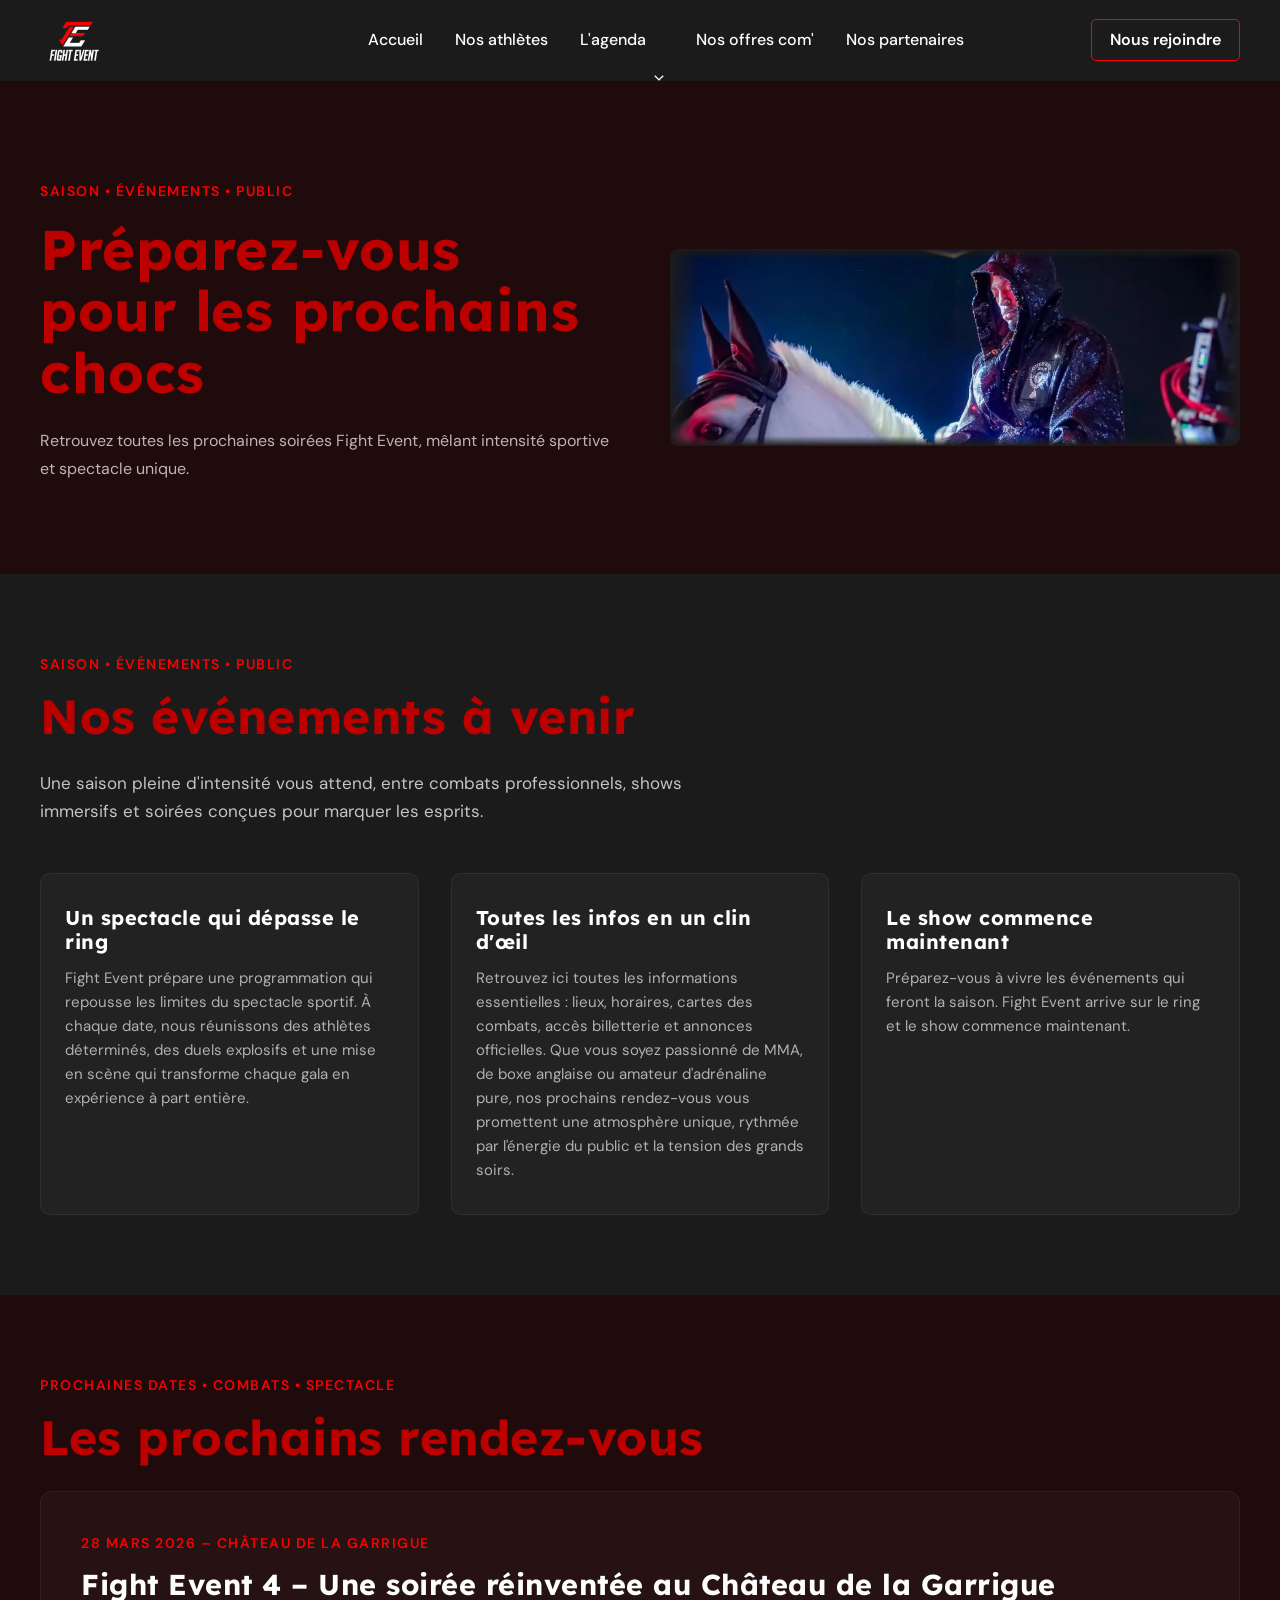
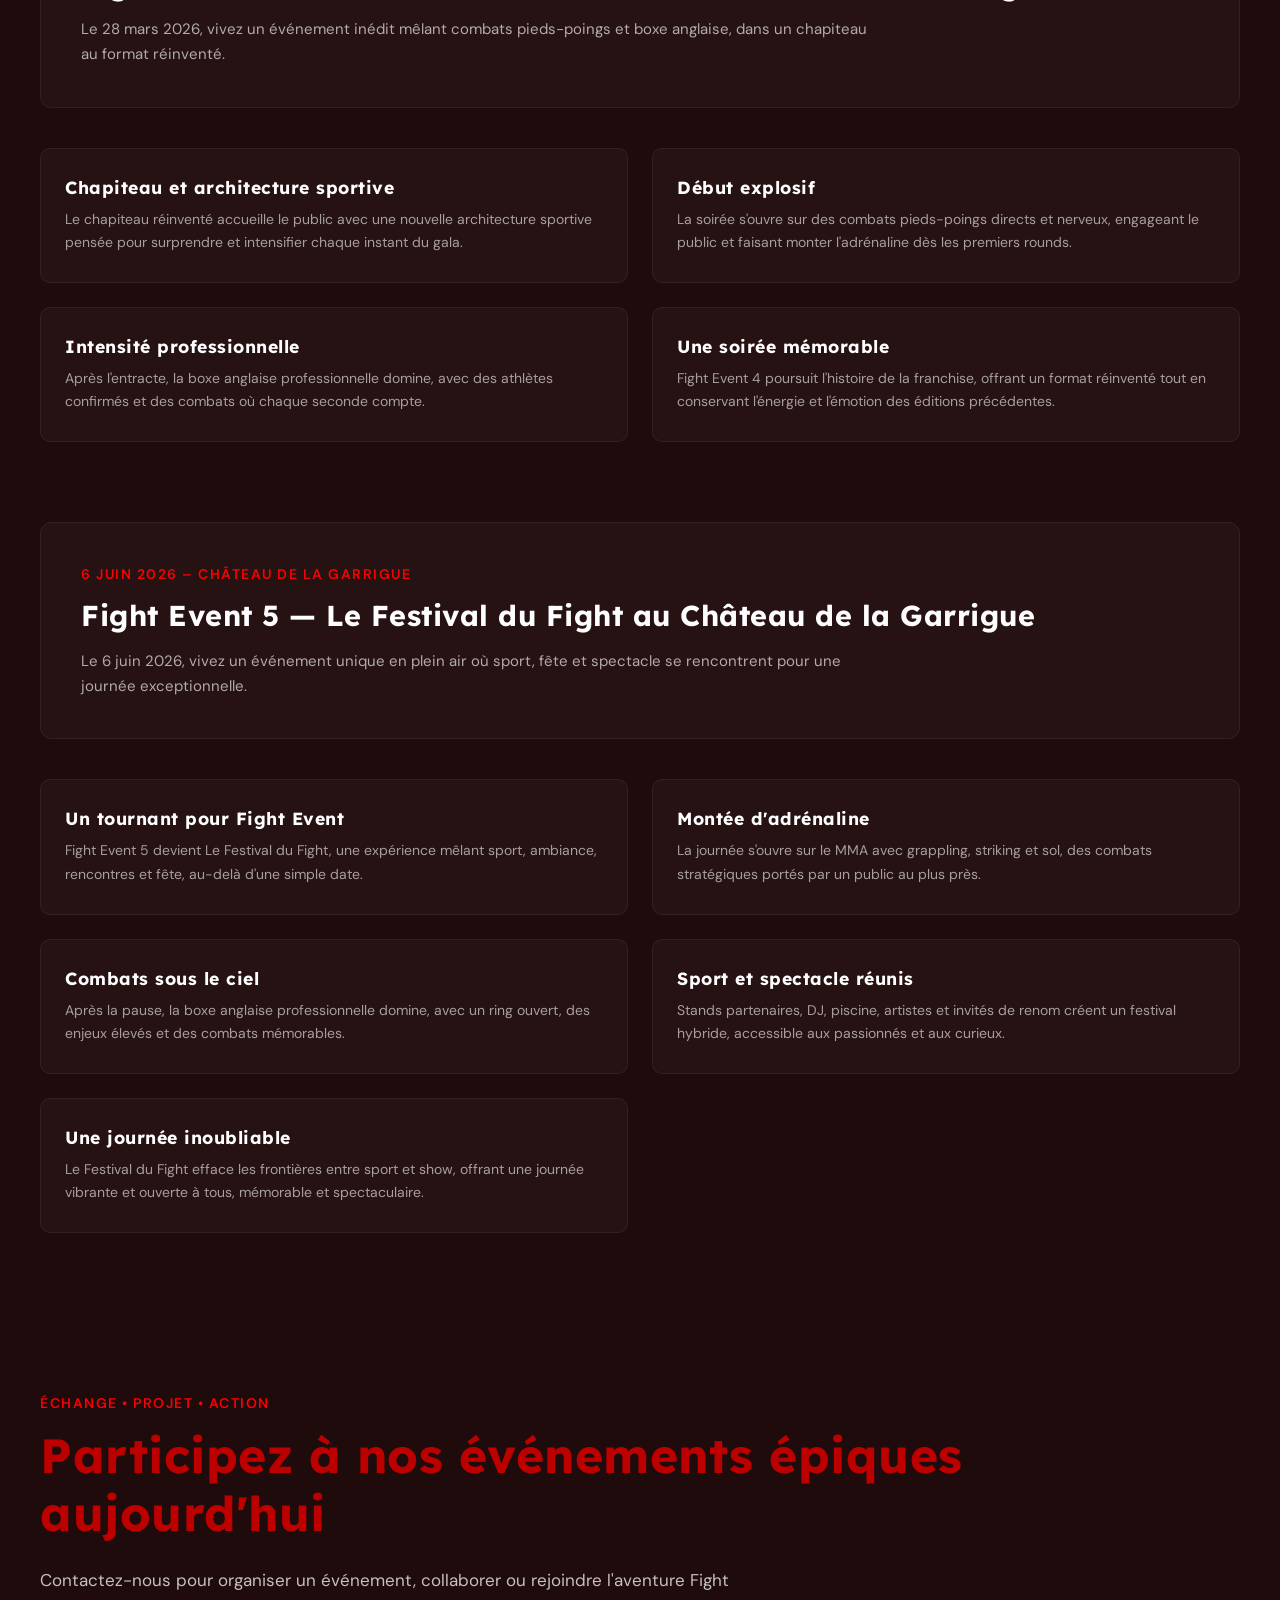
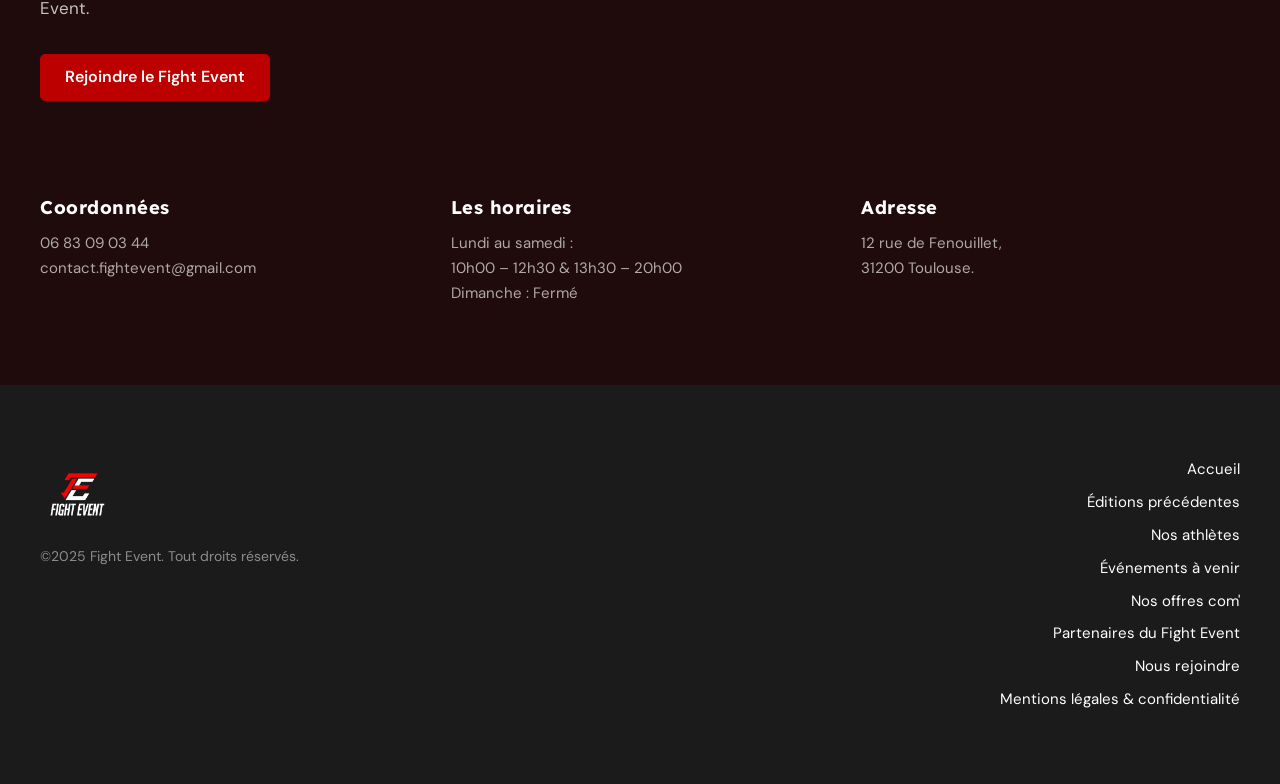
<file: evenements-a-venir-fight-event/index.html>
<!DOCTYPE html>
<html lang="fr-FR">
<head>
<meta charset="UTF-8">
<meta name="viewport" content="width=device-width, initial-scale=1">
<title>Événements à venir – Combats de boxe Fight Event</title>
<meta name="description" content="Retrouvez toutes les prochaines soirées Fight Event, mêlant intensité sportive et spectacle unique.">
<link rel="canonical" href="/evenements-a-venir-fight-event/">
<meta property="og:locale" content="fr_FR">
<meta property="og:type" content="article">
<meta property="og:title" content="Événements à venir – Combats de boxe Fight Event">
<meta property="og:url" content="/evenements-a-venir-fight-event/">
<meta property="og:site_name" content="Fight Event">
<link rel="icon" href="/fight-event-assets/favicon.webp" sizes="32x32">
<link rel="apple-touch-icon" href="/fight-event-assets/favicon.webp">
<link href="https://fonts.googleapis.com" rel="preconnect">
<link href="https://fonts.gstatic.com" crossorigin="anonymous" rel="preconnect">
<link href="https://fonts.googleapis.com/css?family=DM+Sans:400,500,600,700|Lexend:400,700&display=swap" rel="stylesheet">
<style>
/* ========== RESET & BASE ========== */
*, *::before, *::after { box-sizing: border-box; margin: 0; padding: 0; }
html { font-size: 100%; scroll-behavior: smooth; }
body {
  font-family: 'DM Sans', sans-serif;
  font-weight: 400;
  font-size: 16px;
  line-height: 1.55;
  color: #fefefe;
  background-color: #1c1b1b;
  -webkit-font-smoothing: antialiased;
}
a { color: inherit; text-decoration: none; }
img, video { max-width: 100%; height: auto; display: block; }
h1, h2, h3, h4, h5, h6 {
  font-family: 'Lexend', sans-serif;
  font-weight: 700;
  letter-spacing: 0.5px;
  color: #bc0000;
  line-height: 1.2;
}
h1 { font-size: 3.5rem; line-height: 1.1; }
h2 { font-size: 3rem; }
h3 { font-size: 2.5rem; }
h4 { font-size: 2rem; }
p { margin-bottom: 0; }
ul { list-style: none; }

:root {
  --color-0: #fefefe;
  --color-1: #feffff;
  --color-2: #1c1b1b;
  --color-3: #222222;
  --color-4: #d9d9d9;
  --color-5: #fb0000;
  --color-6: #bc0000;
  --color-7: #1f0a0c;
  --color-8: #222222;
  --max-width: 1280px;
}

/* ========== HEADER ========== */
.site-header {
  background-color: var(--color-2);
  border-bottom: 1px solid var(--color-2);
  position: sticky;
  top: 0;
  z-index: 1000;
}
.header-inner {
  max-width: var(--max-width);
  margin: 0 auto;
  display: flex;
  align-items: center;
  justify-content: space-between;
  min-height: 80px;
  padding: 0 40px;
}
.site-logo img { width: 200px; height: auto; }
.header-nav { display: flex; align-items: center; gap: 0; }
.header-nav ul { display: flex; align-items: center; gap: 0; }
.header-nav .menu-link {
  display: block;
  padding: 0 16px;
  font-weight: 500;
  color: var(--color-0);
  line-height: 80px;
  position: relative;
  transition: color 0.2s;
}
.header-nav .menu-link:hover { color: var(--color-5); }
.header-nav .menu-link::before {
  content: '';
  position: absolute;
  bottom: 0;
  left: 50%;
  width: 0;
  height: 1px;
  background: currentColor;
  transition: width 0.3s, left 0.3s;
}
.header-nav .menu-link:hover::before {
  width: calc(100% - 1.2em);
  left: 0.6em;
}
.has-submenu { position: relative; }
.has-submenu .sub-menu {
  display: none;
  position: absolute;
  top: 100%;
  left: 0;
  background: var(--color-2);
  border-top: 2px solid var(--color-6);
  min-width: 220px;
  z-index: 100;
}
.has-submenu:hover .sub-menu { display: block; }
.sub-menu .menu-link {
  line-height: 1.5;
  padding: 10px 20px;
  display: block;
  font-size: 14px;
}
.sub-menu .menu-link:hover { color: var(--color-5); }
.dropdown-arrow {
  display: inline-block;
  width: 10px;
  height: 10px;
  margin-left: 4px;
  vertical-align: middle;
}
.dropdown-arrow svg { width: 10px; height: 6px; fill: currentColor; }
.header-cta .btn {
  display: inline-block;
  padding: 8px 18px;
  border: 1px solid var(--color-5);
  border-radius: 5px;
  color: var(--color-0);
  background: transparent;
  font-weight: 600;
  transition: all 0.2s;
  cursor: pointer;
  font-size: 16px;
}
.header-cta .btn:hover {
  background: var(--color-6);
  border-color: var(--color-6);
  color: var(--color-0);
}
.mobile-toggle {
  display: none;
  background: transparent;
  border: 1px solid var(--color-0);
  border-radius: 3px;
  padding: 6px 8px;
  color: var(--color-0);
  cursor: pointer;
}
.mobile-toggle svg { width: 24px; height: 24px; fill: currentColor; }
.mobile-menu {
  display: none;
  background: var(--color-3);
}
.mobile-menu.active { display: block; }
.mobile-menu a {
  display: block;
  padding: 12px 32px;
  color: var(--color-0);
  font-weight: 500;
  border-bottom: 1px solid rgba(255,255,255,0.05);
}
.mobile-menu a:hover { color: var(--color-3); background: var(--color-4); }

/* ========== SECTIONS ========== */
.section {
  padding: 80px 40px;
  position: relative;
}
.section-inner {
  max-width: var(--max-width);
  margin: 0 auto;
}
.section-prefix {
  font-family: 'DM Sans', sans-serif;
  font-size: 14px;
  font-weight: 600;
  text-transform: uppercase;
  letter-spacing: 1.5px;
  color: var(--color-5);
  margin-bottom: 12px;
}
.section-title { margin-bottom: 24px; }
.section-desc {
  color: rgba(254,254,254,0.75);
  max-width: 700px;
  font-size: 17px;
  line-height: 1.65;
  margin-bottom: 32px;
}

/* ========== BUTTONS ========== */
.btn-primary {
  display: inline-block;
  padding: 10px 24px;
  background: var(--color-6);
  color: var(--color-0);
  border: 1px solid var(--color-6);
  border-radius: 5px;
  font-weight: 600;
  font-size: 16px;
  cursor: pointer;
  transition: all 0.2s;
}
.btn-primary:hover {
  background: var(--color-5);
  border-color: var(--color-5);
  transform: translateY(-1px);
}
.btn-outline {
  display: inline-block;
  padding: 10px 24px;
  background: transparent;
  color: var(--color-0);
  border: 1px solid var(--color-6);
  border-radius: 5px;
  font-weight: 600;
  font-size: 16px;
  cursor: pointer;
  transition: all 0.2s;
}
.btn-outline:hover {
  background: var(--color-6);
  color: var(--color-0);
}

/* ========== HERO ========== */
.hero {
  background: var(--color-7);
  padding: 100px 40px 60px;
  position: relative;
  overflow: hidden;
}
.hero-inner {
  max-width: var(--max-width);
  margin: 0 auto;
  display: grid;
  grid-template-columns: 1fr 1fr;
  gap: 60px;
  align-items: center;
}
.hero-content { z-index: 2; }
.hero-content .section-prefix { margin-bottom: 16px; }
.hero-content h1 { margin-bottom: 24px; }
.hero-content .hero-desc {
  color: rgba(254,254,254,0.7);
  font-size: 16px;
  line-height: 1.7;
  margin-bottom: 32px;
}
.hero-image { z-index: 2; }
.hero-image img { border-radius: 8px; width: 100%; }

/* ========== INTRO CARDS ========== */
.intro-section { background: var(--color-2); }
.intro-grid {
  display: grid;
  grid-template-columns: repeat(3, 1fr);
  gap: 32px;
  margin-top: 48px;
}
.intro-card {
  background: var(--color-3);
  border-radius: 10px;
  padding: 32px 24px;
  border: 1px solid rgba(255,255,255,0.06);
  transition: transform 0.2s;
}
.intro-card:hover { transform: translateY(-4px); }
.intro-card h3 {
  font-size: 1.25rem;
  color: var(--color-0);
  margin-bottom: 12px;
}
.intro-card p {
  color: rgba(254,254,254,0.65);
  font-size: 15px;
  line-height: 1.6;
}

/* ========== UPCOMING EVENTS ========== */
.upcoming-section { background: var(--color-7); }
.event-block {
  margin-bottom: 80px;
}
.event-block:last-child { margin-bottom: 0; }
.event-header-banner {
  background: rgba(255,255,255,0.03);
  border: 1px solid rgba(255,255,255,0.06);
  border-radius: 12px;
  padding: 40px;
  margin-bottom: 40px;
}
.event-header-banner .event-date {
  font-family: 'DM Sans', sans-serif;
  font-size: 14px;
  font-weight: 600;
  text-transform: uppercase;
  letter-spacing: 1.5px;
  color: var(--color-5);
  margin-bottom: 12px;
}
.event-header-banner h3 {
  font-size: 1.8rem;
  color: var(--color-0);
  margin-bottom: 16px;
}
.event-header-banner p {
  color: rgba(254,254,254,0.65);
  font-size: 15px;
  line-height: 1.65;
  max-width: 800px;
}
.event-details {
  display: grid;
  grid-template-columns: repeat(2, 1fr);
  gap: 24px;
}
.event-detail-card {
  background: rgba(255,255,255,0.03);
  border-radius: 10px;
  padding: 28px 24px;
  border: 1px solid rgba(255,255,255,0.06);
}
.event-detail-card h4 {
  font-size: 1.1rem;
  color: var(--color-0);
  margin-bottom: 10px;
}
.event-detail-card p {
  color: rgba(254,254,254,0.6);
  font-size: 14px;
  line-height: 1.65;
}

/* ========== CONTACT ========== */
.contact-section { background: var(--color-7); }
.contact-grid {
  display: grid;
  grid-template-columns: repeat(3, 1fr);
  gap: 32px;
  margin-top: 48px;
}
.contact-card h3 {
  font-size: 1.15rem;
  color: var(--color-0);
  margin-bottom: 12px;
}
.contact-card p {
  color: rgba(254,254,254,0.65);
  font-size: 15px;
  line-height: 1.65;
}

/* ========== FOOTER ========== */
.site-footer {
  background: var(--color-2);
  padding: 72px 40px;
}
.footer-inner {
  max-width: var(--max-width);
  margin: 0 auto;
  display: grid;
  grid-template-columns: 1fr 1fr;
  gap: 40px;
  align-items: start;
}
.footer-brand img { width: 73px; height: auto; margin-bottom: 16px; }
.footer-brand p { color: rgba(254,254,254,0.5); font-size: 14px; }
.footer-nav { text-align: right; }
.footer-nav ul { display: flex; flex-direction: column; align-items: flex-end; gap: 8px; }
.footer-nav a {
  color: var(--color-0);
  font-size: 15px;
  transition: color 0.2s;
}
.footer-nav a:hover { color: var(--color-5); }

/* ========== SCROLL TO TOP ========== */
.scroll-top {
  position: fixed;
  bottom: 30px;
  right: 30px;
  width: 40px;
  height: 40px;
  background: var(--color-0);
  border-radius: 2px;
  display: flex;
  align-items: center;
  justify-content: center;
  cursor: pointer;
  z-index: 999;
  opacity: 0;
  transition: opacity 0.3s;
}
.scroll-top.visible { opacity: 1; }
.scroll-top svg { width: 16px; height: 16px; fill: var(--color-5); transform: rotate(180deg); }
.scroll-top:hover { background: var(--color-5); }
.scroll-top:hover svg { fill: var(--color-0); }

/* ========== ANIMATIONS ========== */
.fade-up {
  opacity: 0;
  transform: translateY(30px);
  transition: opacity 0.5s ease, transform 0.5s ease;
}
.fade-up.visible {
  opacity: 1;
  transform: translateY(0);
}

/* ========== RESPONSIVE ========== */
@media (max-width: 1024px) {
  h1 { font-size: 2.8rem; }
  h2 { font-size: 2.4rem; }
  h3 { font-size: 1.8rem; }
  .hero-inner { grid-template-columns: 1fr; gap: 40px; }
  .intro-grid { grid-template-columns: repeat(2, 1fr); }
}
@media (max-width: 921px) {
  .header-nav, .header-cta { display: none; }
  .mobile-toggle { display: block; }
  .header-inner { padding: 0 20px; }
  .section { padding: 60px 24px; }
  .hero { padding: 60px 24px 40px; }
  h1 { font-size: 2.2rem; }
  h2 { font-size: 2rem; }
  h3 { font-size: 1.5rem; }
  .site-footer { padding: 40px 24px; }
  .footer-inner { grid-template-columns: 1fr; gap: 32px; }
  .footer-nav { text-align: left; }
  .footer-nav ul { align-items: flex-start; }
}
@media (max-width: 544px) {
  h1 { font-size: 1.8rem; }
  h2 { font-size: 1.6rem; }
  h3 { font-size: 1.3rem; }
  .intro-grid { grid-template-columns: 1fr; }
  .event-details { grid-template-columns: 1fr; }
  .contact-grid { grid-template-columns: 1fr; }
  .section { padding: 48px 16px; }
  .hero { padding: 48px 16px 32px; }
}
</style>
</head>
<body>

<!-- ==================== HEADER ==================== -->
<header class="site-header" id="masthead">
  <div class="header-inner">
    <a href="/" class="site-logo">
      <img src="/fight-event-assets/logo.png" alt="Fight Event – Logo" width="200" height="67" decoding="async">
    </a>
    <nav class="header-nav" id="desktop-nav">
      <ul>
        <li><a href="/" class="menu-link">Accueil</a></li>
        <li><a href="/athletes-combattants-fight-event/" class="menu-link">Nos athlètes</a></li>
        <li class="has-submenu">
          <a href="#" class="menu-link">L'agenda
            <span class="dropdown-arrow"><svg viewBox="57 35.171 26 16.043"><path d="M57.5,38.193l12.5,12.5l12.5-12.5l-2.5-2.5l-10,10l-10-10L57.5,38.193z"/></svg></span>
          </a>
          <ul class="sub-menu">
            <li><a href="/evenements-boxe-fight-event/" class="menu-link">Éditions précédentes</a></li>
            <li><a href="/evenements-a-venir-fight-event/" class="menu-link">Événements à venir</a></li>
          </ul>
        </li>
        <li><a href="/offres-communication-fight-event-toulouse/" class="menu-link">Nos offres com'</a></li>
        <li><a href="/partenaires-fight-event/" class="menu-link">Nos partenaires</a></li>
      </ul>
    </nav>
    <div class="header-cta">
      <a href="/contact-fight-event" class="btn">Nous rejoindre</a>
    </div>
    <button class="mobile-toggle" id="mobile-toggle" aria-label="Menu" aria-expanded="false">
      <svg viewBox="0 0 24 28"><path d="M24 21v2c0 0.547-0.453 1-1 1h-22c-0.547 0-1-0.453-1-1v-2c0-0.547 0.453-1 1-1h22c0.547 0 1 0.453 1 1zM24 13v2c0 0.547-0.453 1-1 1h-22c-0.547 0-1-0.453-1-1v-2c0-0.547 0.453-1 1-1h22c0.547 0 1 0.453 1 1zM24 5v2c0 0.547-0.453 1-1 1h-22c-0.547 0-1-0.453-1-1v-2c0-0.547 0.453-1 1-1h22c0.547 0 1 0.453 1 1z"/></svg>
    </button>
  </div>
  <div class="mobile-menu" id="mobile-menu">
    <a href="/">Accueil</a>
    <a href="/evenements-boxe-fight-event/">Éditions précédentes</a>
    <a href="/athletes-combattants-fight-event/">Nos athlètes</a>
    <a href="/evenements-a-venir-fight-event/">Événements à venir</a>
    <a href="/offres-communication-fight-event-toulouse/">Nos offres com'</a>
    <a href="/partenaires-fight-event/">Partenaires du Fight Event</a>
    <a href="/contact-fight-event/">Nous rejoindre</a>
  </div>
</header>

<!-- ==================== HERO ==================== -->
<section class="hero">
  <div class="hero-inner">
    <div class="hero-content">
      <p class="section-prefix">Saison • Événements • Public</p>
      <h1>Préparez-vous pour les prochains chocs</h1>
      <p class="hero-desc">Retrouvez toutes les prochaines soirées Fight Event, mêlant intensité sportive et spectacle unique.</p>
    </div>
    <div class="hero-image">
      <img src="/fight-event-assets/fight-event-toulouse-prochains-evenements-boxe-3-1-1080x372.webp" alt="Événements à venir Fight Event" width="1080" height="372" decoding="async">
    </div>
  </div>
</section>

<!-- ==================== INTRO ==================== -->
<section class="section intro-section fade-up">
  <div class="section-inner">
    <p class="section-prefix">Saison • Événements • Public</p>
    <h2 class="section-title">Nos événements à venir</h2>
    <p class="section-desc">Une saison pleine d'intensité vous attend, entre combats professionnels, shows immersifs et soirées conçues pour marquer les esprits.</p>
    <div class="intro-grid">
      <div class="intro-card">
        <h3>Un spectacle qui dépasse le ring</h3>
        <p>Fight Event prépare une programmation qui repousse les limites du spectacle sportif. À chaque date, nous réunissons des athlètes déterminés, des duels explosifs et une mise en scène qui transforme chaque gala en expérience à part entière.</p>
      </div>
      <div class="intro-card">
        <h3>Toutes les infos en un clin d'œil</h3>
        <p>Retrouvez ici toutes les informations essentielles : lieux, horaires, cartes des combats, accès billetterie et annonces officielles. Que vous soyez passionné de MMA, de boxe anglaise ou amateur d'adrénaline pure, nos prochains rendez-vous vous promettent une atmosphère unique, rythmée par l'énergie du public et la tension des grands soirs.</p>
      </div>
      <div class="intro-card">
        <h3>Le show commence maintenant</h3>
        <p>Préparez-vous à vivre les événements qui feront la saison. Fight Event arrive sur le ring et le show commence maintenant.</p>
      </div>
    </div>
  </div>
</section>

<!-- ==================== UPCOMING EVENTS ==================== -->
<section class="section upcoming-section fade-up">
  <div class="section-inner">
    <p class="section-prefix">Prochaines dates • Combats • Spectacle</p>
    <h2 class="section-title">Les prochains rendez-vous</h2>

    <!-- FIGHT EVENT 4 -->
    <div class="event-block">
      <div class="event-header-banner">
        <p class="event-date">28 Mars 2026 – Château de la Garrigue</p>
        <h3>Fight Event 4 – Une soirée réinventée au Château de la Garrigue</h3>
        <p>Le 28 mars 2026, vivez un événement inédit mêlant combats pieds-poings et boxe anglaise, dans un chapiteau au format réinventé.</p>
      </div>
      <div class="event-details">
        <div class="event-detail-card">
          <h4>Chapiteau et architecture sportive</h4>
          <p>Le chapiteau réinventé accueille le public avec une nouvelle architecture sportive pensée pour surprendre et intensifier chaque instant du gala.</p>
        </div>
        <div class="event-detail-card">
          <h4>Début explosif</h4>
          <p>La soirée s'ouvre sur des combats pieds-poings directs et nerveux, engageant le public et faisant monter l'adrénaline dès les premiers rounds.</p>
        </div>
        <div class="event-detail-card">
          <h4>Intensité professionnelle</h4>
          <p>Après l'entracte, la boxe anglaise professionnelle domine, avec des athlètes confirmés et des combats où chaque seconde compte.</p>
        </div>
        <div class="event-detail-card">
          <h4>Une soirée mémorable</h4>
          <p>Fight Event 4 poursuit l'histoire de la franchise, offrant un format réinventé tout en conservant l'énergie et l'émotion des éditions précédentes.</p>
        </div>
      </div>
    </div>

    <!-- FIGHT EVENT 5 -->
    <div class="event-block">
      <div class="event-header-banner">
        <p class="event-date">6 Juin 2026 – Château de la Garrigue</p>
        <h3>Fight Event 5 — Le Festival du Fight au Château de la Garrigue</h3>
        <p>Le 6 juin 2026, vivez un événement unique en plein air où sport, fête et spectacle se rencontrent pour une journée exceptionnelle.</p>
      </div>
      <div class="event-details">
        <div class="event-detail-card">
          <h4>Un tournant pour Fight Event</h4>
          <p>Fight Event 5 devient Le Festival du Fight, une expérience mêlant sport, ambiance, rencontres et fête, au-delà d'une simple date.</p>
        </div>
        <div class="event-detail-card">
          <h4>Montée d'adrénaline</h4>
          <p>La journée s'ouvre sur le MMA avec grappling, striking et sol, des combats stratégiques portés par un public au plus près.</p>
        </div>
        <div class="event-detail-card">
          <h4>Combats sous le ciel</h4>
          <p>Après la pause, la boxe anglaise professionnelle domine, avec un ring ouvert, des enjeux élevés et des combats mémorables.</p>
        </div>
        <div class="event-detail-card">
          <h4>Sport et spectacle réunis</h4>
          <p>Stands partenaires, DJ, piscine, artistes et invités de renom créent un festival hybride, accessible aux passionnés et aux curieux.</p>
        </div>
        <div class="event-detail-card">
          <h4>Une journée inoubliable</h4>
          <p>Le Festival du Fight efface les frontières entre sport et show, offrant une journée vibrante et ouverte à tous, mémorable et spectaculaire.</p>
        </div>
      </div>
    </div>
  </div>
</section>

<!-- ==================== CONTACT ==================== -->
<section class="section contact-section fade-up">
  <div class="section-inner">
    <p class="section-prefix">Échange • Projet • Action</p>
    <h2 class="section-title">Participez à nos événements épiques aujourd'hui</h2>
    <p class="section-desc">Contactez-nous pour organiser un événement, collaborer ou rejoindre l'aventure Fight Event.</p>
    <a href="/contact-fight-event" class="btn-primary" style="margin-bottom:48px;">Rejoindre le Fight Event</a>
    <div class="contact-grid">
      <div class="contact-card">
        <h3>Coordonnées</h3>
        <p>06 83 09 03 44<br>contact.fightevent@gmail.com</p>
      </div>
      <div class="contact-card">
        <h3>Les horaires</h3>
        <p>Lundi au samedi :<br>10h00 – 12h30 &amp; 13h30 – 20h00<br>Dimanche : Fermé</p>
      </div>
      <div class="contact-card">
        <h3>Adresse</h3>
        <p>12 rue de Fenouillet,<br>31200 Toulouse.</p>
      </div>
    </div>
  </div>
</section>

<!-- ==================== FOOTER ==================== -->
<footer class="site-footer" id="colophon">
  <div class="footer-inner">
    <div class="footer-brand">
      <img src="/fight-event-assets/footer-logo.webp" alt="Fight Event" width="73" loading="lazy">
      <p>©2025 Fight Event. Tout droits réservés.</p>
    </div>
    <nav class="footer-nav">
      <ul>
        <li><a href="/">Accueil</a></li>
        <li><a href="/evenements-boxe-fight-event/">Éditions précédentes</a></li>
        <li><a href="/athletes-combattants-fight-event/">Nos athlètes</a></li>
        <li><a href="/evenements-a-venir-fight-event/">Événements à venir</a></li>
        <li><a href="/offres-communication-fight-event-toulouse/">Nos offres com'</a></li>
        <li><a href="/partenaires-fight-event/">Partenaires du Fight Event</a></li>
        <li><a href="/contact-fight-event/">Nous rejoindre</a></li>
        <li><a href="/legal-et-confidentialites/">Mentions légales &amp; confidentialité</a></li>
      </ul>
    </nav>
  </div>
</footer>

<!-- ==================== SCROLL TO TOP ==================== -->
<div class="scroll-top" id="scroll-top" tabindex="0" title="Retour en haut" aria-label="Retour en haut">
  <svg viewBox="57 35.171 26 16.043"><path d="M57.5,38.193l12.5,12.5l12.5-12.5l-2.5-2.5l-10,10l-10-10L57.5,38.193z"/></svg>
</div>

<!-- ==================== SCRIPTS ==================== -->
<script>
const mobileToggle = document.getElementById('mobile-toggle');
const mobileMenu = document.getElementById('mobile-menu');
mobileToggle.addEventListener('click', () => {
  const expanded = mobileToggle.getAttribute('aria-expanded') === 'true';
  mobileToggle.setAttribute('aria-expanded', !expanded);
  mobileMenu.classList.toggle('active');
});
const scrollTop = document.getElementById('scroll-top');
window.addEventListener('scroll', () => {
  scrollTop.classList.toggle('visible', window.scrollY > 300);
});
scrollTop.addEventListener('click', () => {
  window.scrollTo({ top: 0, behavior: 'smooth' });
});
const fadeEls = document.querySelectorAll('.fade-up');
const observer = new IntersectionObserver((entries) => {
  entries.forEach(entry => {
    if (entry.isIntersecting) {
      entry.target.classList.add('visible');
      observer.unobserve(entry.target);
    }
  });
}, { rootMargin: '0px 0px -50px 0px' });
fadeEls.forEach(el => observer.observe(el));
</script>
</body>
</html>
</file>
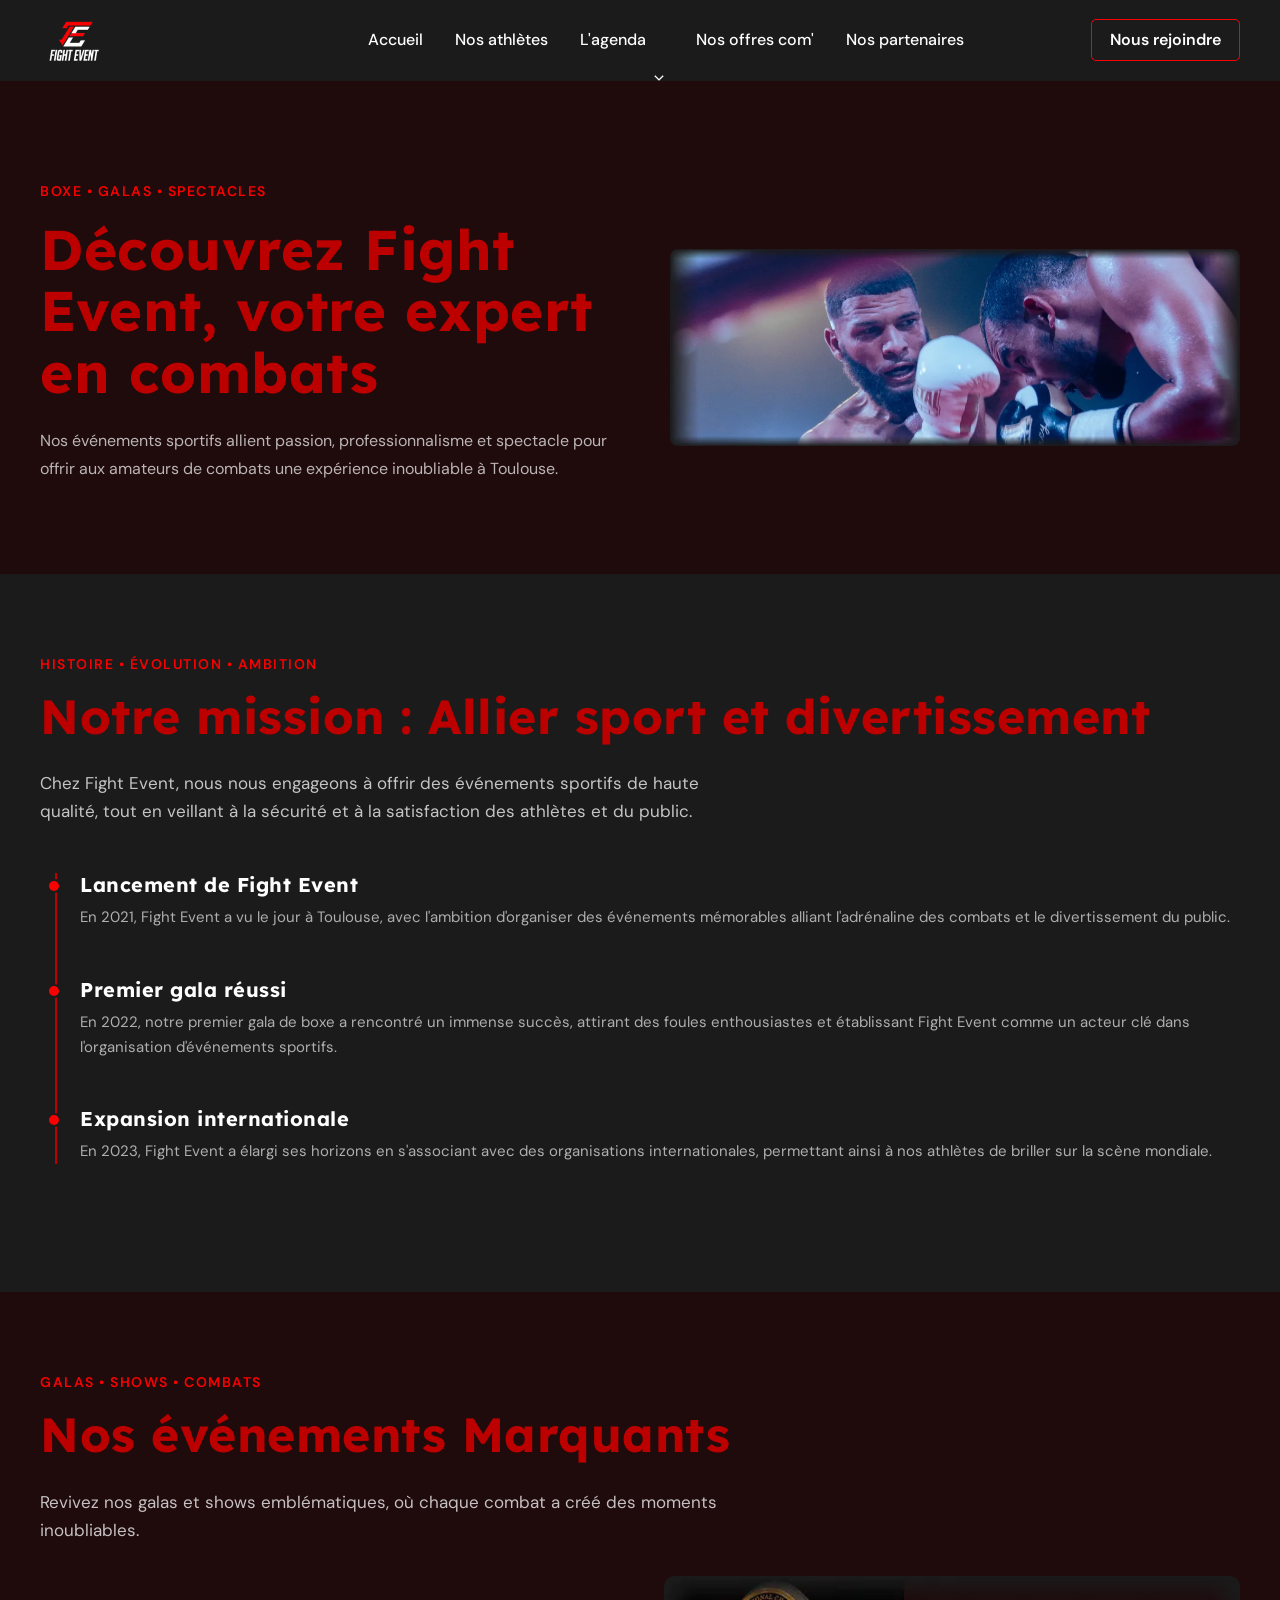
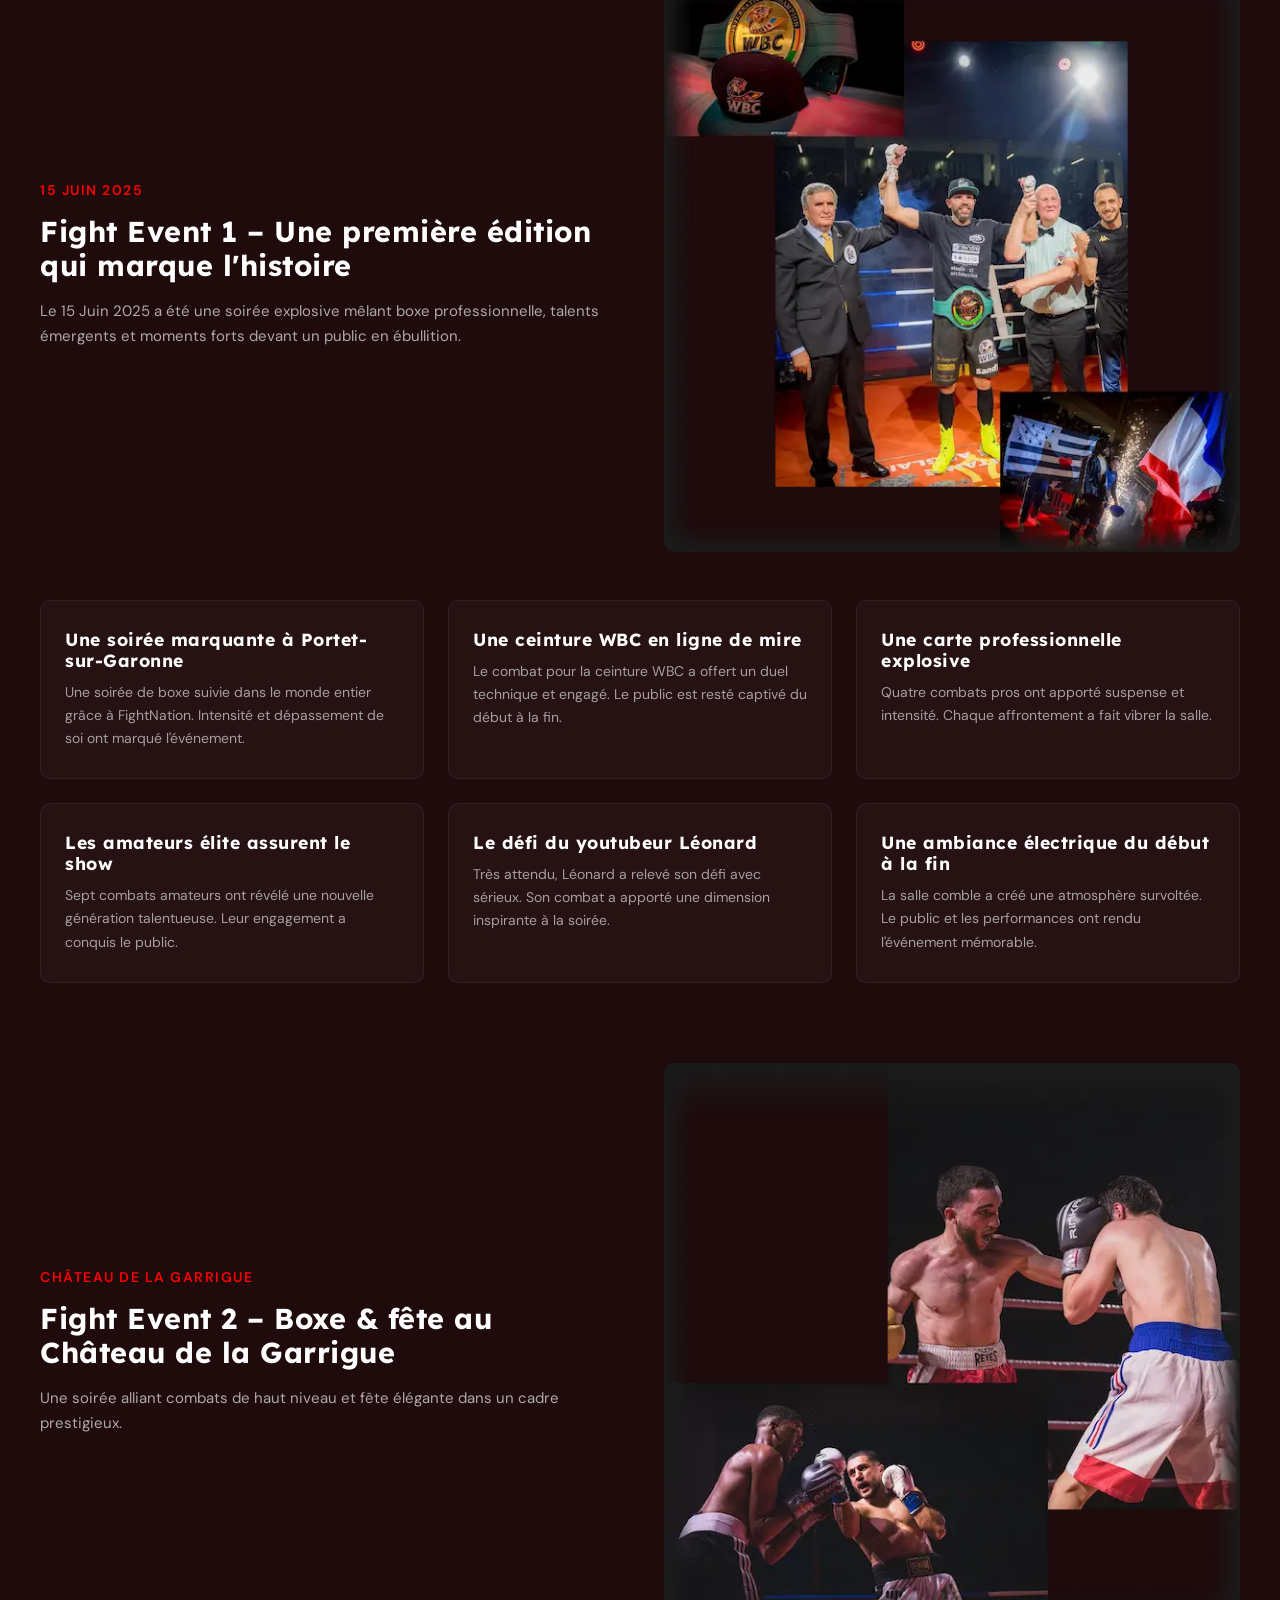
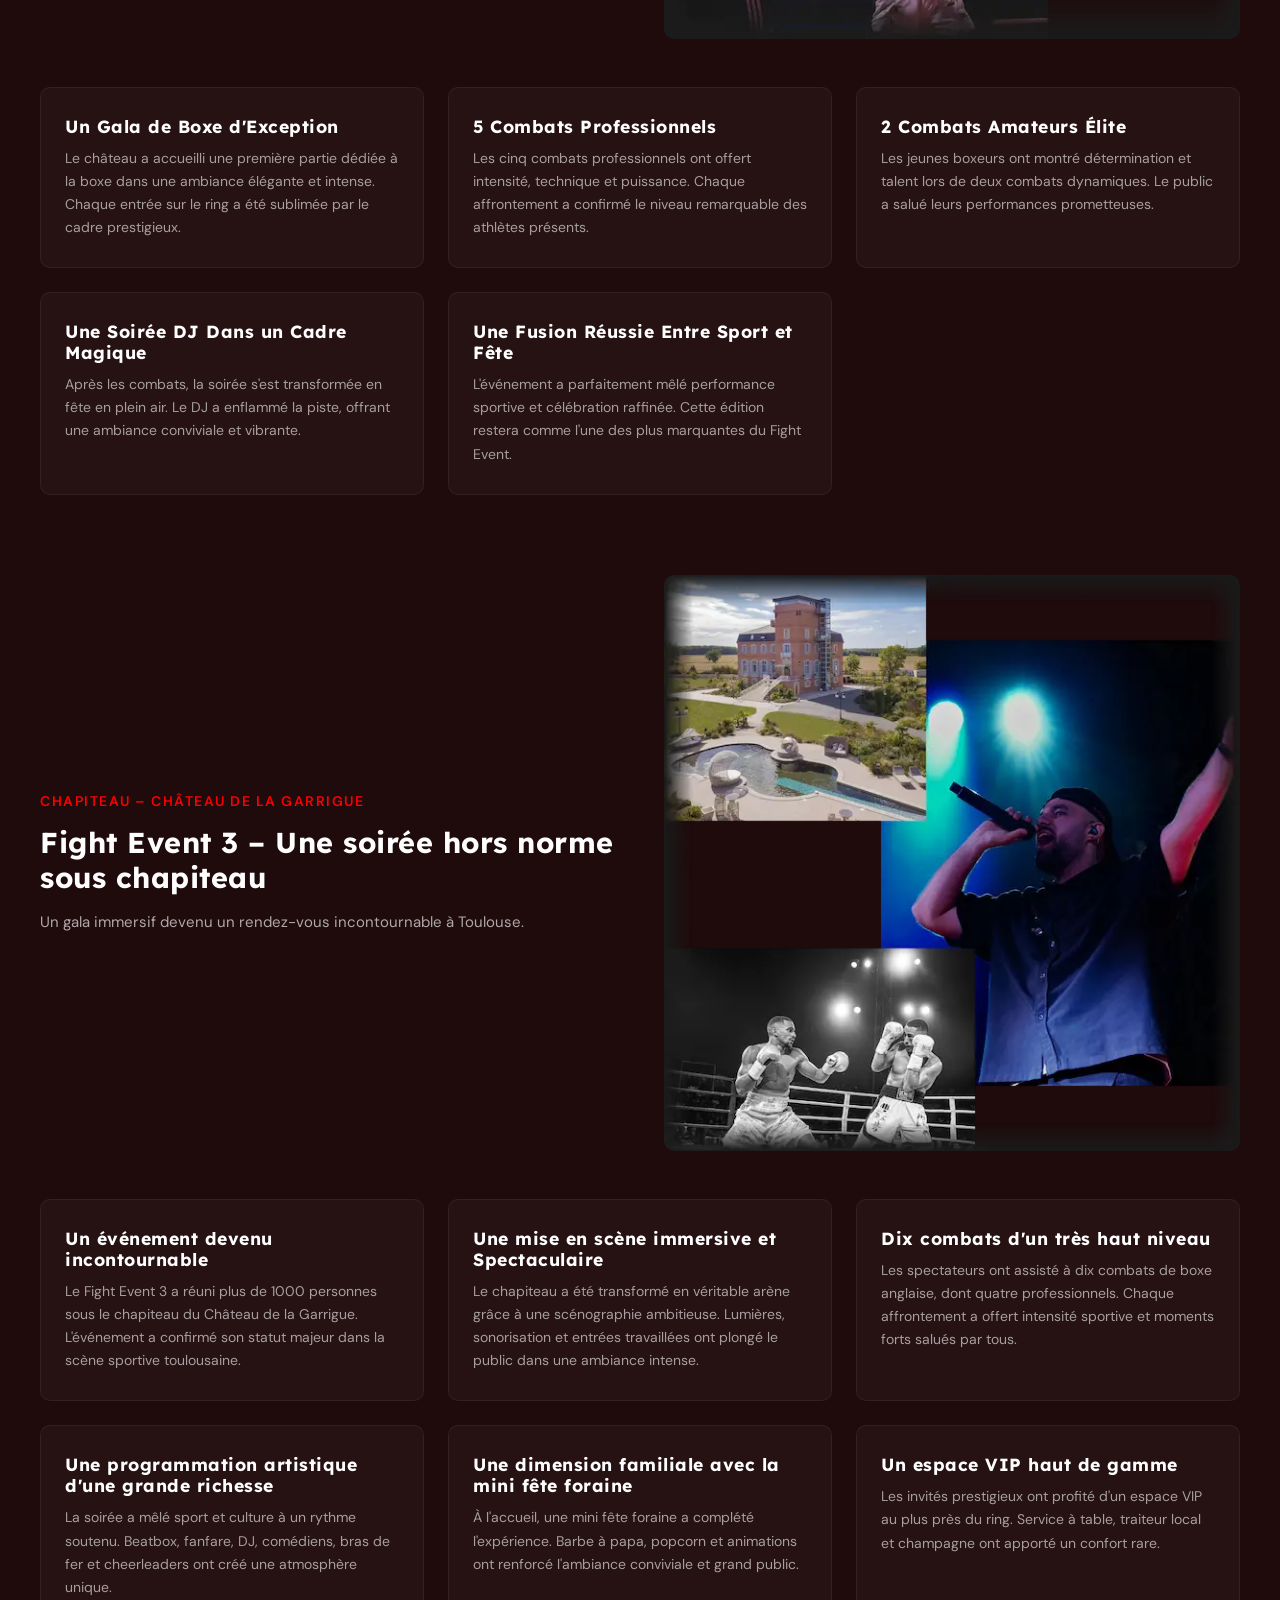
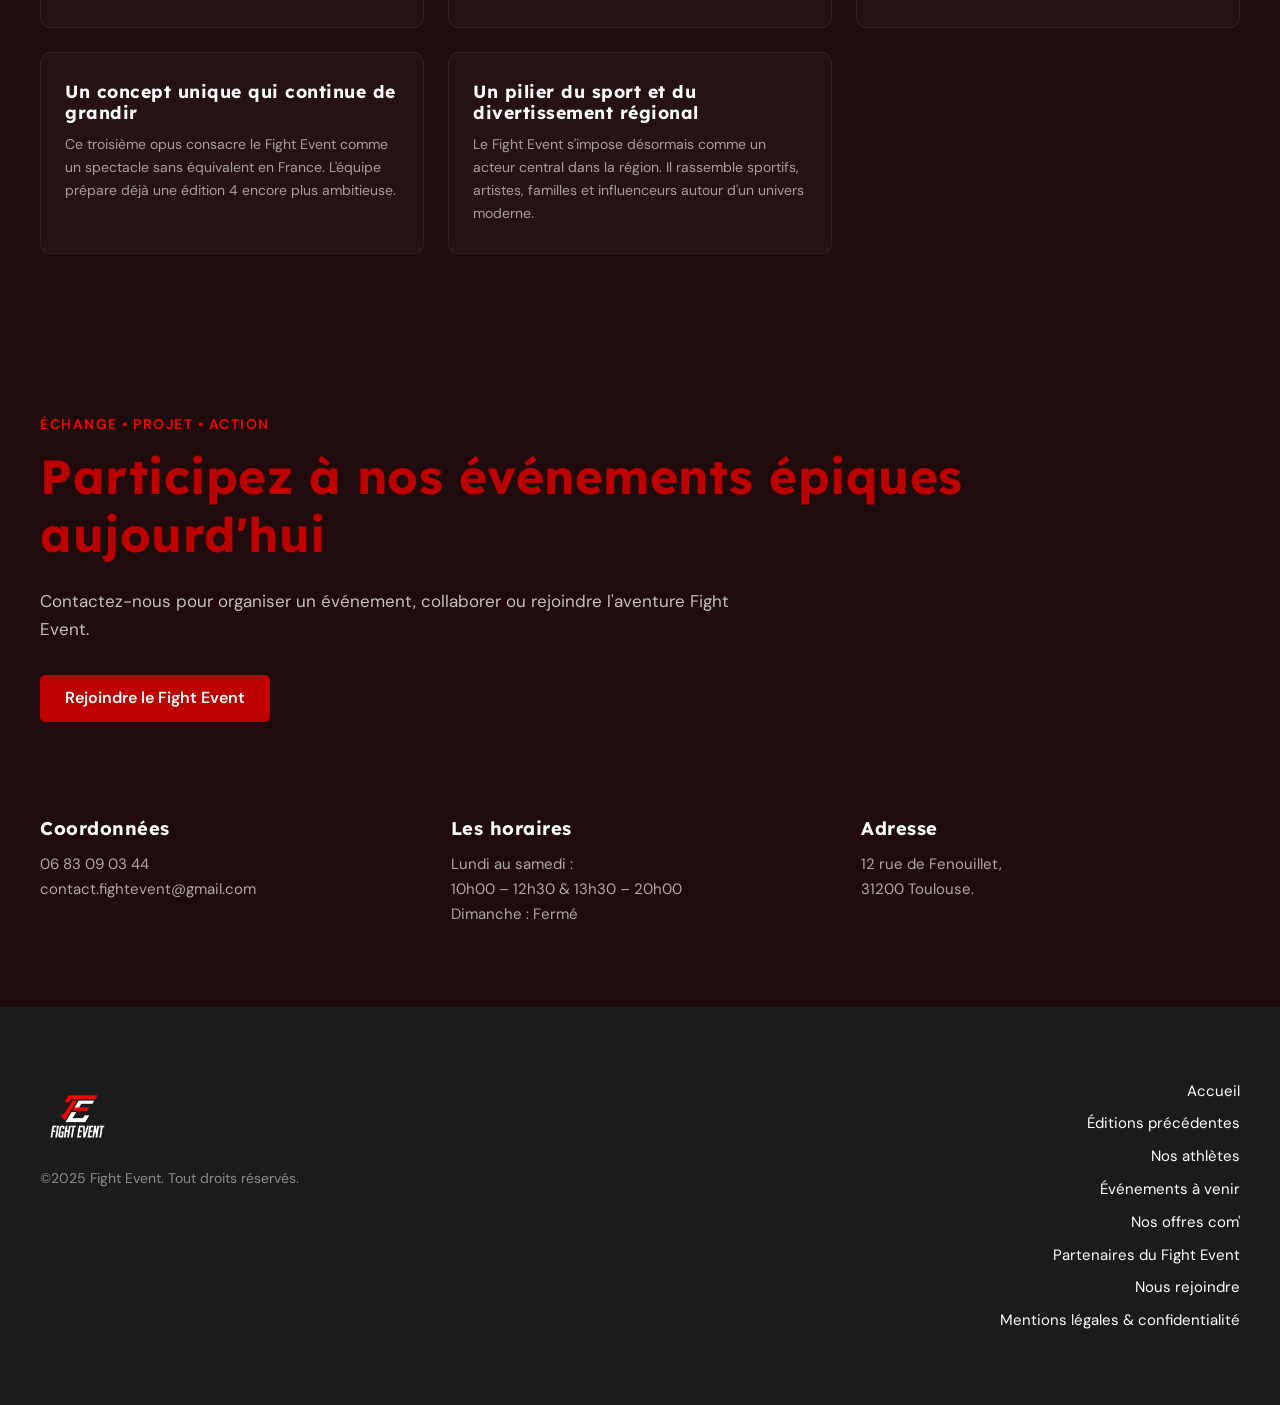
<file: evenements-boxe-fight-event/index.html>
<!DOCTYPE html>
<html lang="fr-FR">
<head>
<meta charset="UTF-8">
<meta name="viewport" content="width=device-width, initial-scale=1">
<title>Événements boxe – Les shows Fight Event Toulouse</title>
<meta name="description" content="Revivez les événements passés Fight Event : combats de boxe, galas et soirées spectaculaires mêlant sport et divertissement à Toulouse.">
<link rel="canonical" href="/evenements-boxe-fight-event/">
<meta property="og:locale" content="fr_FR">
<meta property="og:type" content="article">
<meta property="og:title" content="Événements boxe – Les shows Fight Event Toulouse">
<meta property="og:url" content="/evenements-boxe-fight-event/">
<meta property="og:site_name" content="Fight Event">
<link rel="icon" href="/fight-event-assets/favicon.webp" sizes="32x32">
<link rel="apple-touch-icon" href="/fight-event-assets/favicon.webp">
<link href="https://fonts.googleapis.com" rel="preconnect">
<link href="https://fonts.gstatic.com" crossorigin="anonymous" rel="preconnect">
<link href="https://fonts.googleapis.com/css?family=DM+Sans:400,500,600,700|Lexend:400,700&display=swap" rel="stylesheet">
<style>
/* ========== RESET & BASE ========== */
*, *::before, *::after { box-sizing: border-box; margin: 0; padding: 0; }
html { font-size: 100%; scroll-behavior: smooth; }
body {
  font-family: 'DM Sans', sans-serif;
  font-weight: 400;
  font-size: 16px;
  line-height: 1.55;
  color: #fefefe;
  background-color: #1c1b1b;
  -webkit-font-smoothing: antialiased;
}
a { color: inherit; text-decoration: none; }
img, video { max-width: 100%; height: auto; display: block; }
h1, h2, h3, h4, h5, h6 {
  font-family: 'Lexend', sans-serif;
  font-weight: 700;
  letter-spacing: 0.5px;
  color: #bc0000;
  line-height: 1.2;
}
h1 { font-size: 3.5rem; line-height: 1.1; }
h2 { font-size: 3rem; }
h3 { font-size: 2.5rem; }
h4 { font-size: 2rem; }
p { margin-bottom: 0; }
ul { list-style: none; }

:root {
  --color-0: #fefefe;
  --color-1: #feffff;
  --color-2: #1c1b1b;
  --color-3: #222222;
  --color-4: #d9d9d9;
  --color-5: #fb0000;
  --color-6: #bc0000;
  --color-7: #1f0a0c;
  --color-8: #222222;
  --max-width: 1280px;
}

/* ========== HEADER ========== */
.site-header {
  background-color: var(--color-2);
  border-bottom: 1px solid var(--color-2);
  position: sticky;
  top: 0;
  z-index: 1000;
}
.header-inner {
  max-width: var(--max-width);
  margin: 0 auto;
  display: flex;
  align-items: center;
  justify-content: space-between;
  min-height: 80px;
  padding: 0 40px;
}
.site-logo img { width: 200px; height: auto; }
.header-nav { display: flex; align-items: center; gap: 0; }
.header-nav ul { display: flex; align-items: center; gap: 0; }
.header-nav .menu-link {
  display: block;
  padding: 0 16px;
  font-weight: 500;
  color: var(--color-0);
  line-height: 80px;
  position: relative;
  transition: color 0.2s;
}
.header-nav .menu-link:hover { color: var(--color-5); }
.header-nav .menu-link::before {
  content: '';
  position: absolute;
  bottom: 0;
  left: 50%;
  width: 0;
  height: 1px;
  background: currentColor;
  transition: width 0.3s, left 0.3s;
}
.header-nav .menu-link:hover::before {
  width: calc(100% - 1.2em);
  left: 0.6em;
}
.has-submenu { position: relative; }
.has-submenu .sub-menu {
  display: none;
  position: absolute;
  top: 100%;
  left: 0;
  background: var(--color-2);
  border-top: 2px solid var(--color-6);
  min-width: 220px;
  z-index: 100;
}
.has-submenu:hover .sub-menu { display: block; }
.sub-menu .menu-link {
  line-height: 1.5;
  padding: 10px 20px;
  display: block;
  font-size: 14px;
}
.sub-menu .menu-link:hover { color: var(--color-5); }
.dropdown-arrow {
  display: inline-block;
  width: 10px;
  height: 10px;
  margin-left: 4px;
  vertical-align: middle;
}
.dropdown-arrow svg { width: 10px; height: 6px; fill: currentColor; }
.header-cta .btn {
  display: inline-block;
  padding: 8px 18px;
  border: 1px solid var(--color-5);
  border-radius: 5px;
  color: var(--color-0);
  background: transparent;
  font-weight: 600;
  transition: all 0.2s;
  cursor: pointer;
  font-size: 16px;
}
.header-cta .btn:hover {
  background: var(--color-6);
  border-color: var(--color-6);
  color: var(--color-0);
}
.mobile-toggle {
  display: none;
  background: transparent;
  border: 1px solid var(--color-0);
  border-radius: 3px;
  padding: 6px 8px;
  color: var(--color-0);
  cursor: pointer;
}
.mobile-toggle svg { width: 24px; height: 24px; fill: currentColor; }
.mobile-menu {
  display: none;
  background: var(--color-3);
}
.mobile-menu.active { display: block; }
.mobile-menu a {
  display: block;
  padding: 12px 32px;
  color: var(--color-0);
  font-weight: 500;
  border-bottom: 1px solid rgba(255,255,255,0.05);
}
.mobile-menu a:hover { color: var(--color-3); background: var(--color-4); }

/* ========== SECTIONS ========== */
.section {
  padding: 80px 40px;
  position: relative;
}
.section-inner {
  max-width: var(--max-width);
  margin: 0 auto;
}
.section-prefix {
  font-family: 'DM Sans', sans-serif;
  font-size: 14px;
  font-weight: 600;
  text-transform: uppercase;
  letter-spacing: 1.5px;
  color: var(--color-5);
  margin-bottom: 12px;
}
.section-title { margin-bottom: 24px; }
.section-desc {
  color: rgba(254,254,254,0.75);
  max-width: 700px;
  font-size: 17px;
  line-height: 1.65;
  margin-bottom: 32px;
}

/* ========== BUTTONS ========== */
.btn-primary {
  display: inline-block;
  padding: 10px 24px;
  background: var(--color-6);
  color: var(--color-0);
  border: 1px solid var(--color-6);
  border-radius: 5px;
  font-weight: 600;
  font-size: 16px;
  cursor: pointer;
  transition: all 0.2s;
}
.btn-primary:hover {
  background: var(--color-5);
  border-color: var(--color-5);
  transform: translateY(-1px);
}
.btn-outline {
  display: inline-block;
  padding: 10px 24px;
  background: transparent;
  color: var(--color-0);
  border: 1px solid var(--color-6);
  border-radius: 5px;
  font-weight: 600;
  font-size: 16px;
  cursor: pointer;
  transition: all 0.2s;
}
.btn-outline:hover {
  background: var(--color-6);
  color: var(--color-0);
}

/* ========== HERO ========== */
.hero {
  background: var(--color-7);
  padding: 100px 40px 60px;
  position: relative;
  overflow: hidden;
}
.hero-inner {
  max-width: var(--max-width);
  margin: 0 auto;
  display: grid;
  grid-template-columns: 1fr 1fr;
  gap: 60px;
  align-items: center;
}
.hero-content { z-index: 2; }
.hero-content .section-prefix { margin-bottom: 16px; }
.hero-content h1 { margin-bottom: 24px; }
.hero-content .hero-desc {
  color: rgba(254,254,254,0.7);
  font-size: 16px;
  line-height: 1.7;
  margin-bottom: 32px;
}
.hero-image { z-index: 2; }
.hero-image img { border-radius: 8px; width: 100%; }

/* ========== TIMELINE ========== */
.timeline-section { background: var(--color-2); }
.timeline {
  position: relative;
  margin-top: 48px;
  padding-left: 40px;
}
.timeline::before {
  content: '';
  position: absolute;
  left: 15px;
  top: 0;
  bottom: 0;
  width: 2px;
  background: var(--color-6);
}
.timeline-item {
  position: relative;
  margin-bottom: 48px;
}
.timeline-item::before {
  content: '';
  position: absolute;
  left: -33px;
  top: 6px;
  width: 14px;
  height: 14px;
  border-radius: 50%;
  background: var(--color-5);
  border: 2px solid var(--color-2);
}
.timeline-item h3 {
  font-size: 1.25rem;
  color: var(--color-0);
  margin-bottom: 8px;
}
.timeline-item p {
  color: rgba(254,254,254,0.65);
  font-size: 15px;
  line-height: 1.65;
}

/* ========== EVENTS ========== */
.events-section { background: var(--color-7); }
.event-block {
  margin-bottom: 80px;
}
.event-block:last-child { margin-bottom: 0; }
.event-header {
  display: grid;
  grid-template-columns: 1fr 1fr;
  gap: 48px;
  align-items: center;
  margin-bottom: 48px;
}
.event-header img {
  border-radius: 10px;
  width: 100%;
}
.event-header h3 {
  font-size: 1.8rem;
  color: var(--color-0);
  margin-bottom: 16px;
}
.event-header .event-date {
  font-family: 'DM Sans', sans-serif;
  font-size: 14px;
  font-weight: 600;
  text-transform: uppercase;
  letter-spacing: 1.5px;
  color: var(--color-5);
  margin-bottom: 12px;
}
.event-header p {
  color: rgba(254,254,254,0.65);
  font-size: 15px;
  line-height: 1.65;
}
.event-details {
  display: grid;
  grid-template-columns: repeat(3, 1fr);
  gap: 24px;
}
.event-detail-card {
  background: rgba(255,255,255,0.03);
  border-radius: 10px;
  padding: 28px 24px;
  border: 1px solid rgba(255,255,255,0.06);
}
.event-detail-card h4 {
  font-size: 1.1rem;
  color: var(--color-0);
  margin-bottom: 10px;
}
.event-detail-card p {
  color: rgba(254,254,254,0.6);
  font-size: 14px;
  line-height: 1.65;
}

/* ========== CONTACT ========== */
.contact-section { background: var(--color-7); }
.contact-grid {
  display: grid;
  grid-template-columns: repeat(3, 1fr);
  gap: 32px;
  margin-top: 48px;
}
.contact-card h3 {
  font-size: 1.15rem;
  color: var(--color-0);
  margin-bottom: 12px;
}
.contact-card p {
  color: rgba(254,254,254,0.65);
  font-size: 15px;
  line-height: 1.65;
}

/* ========== FOOTER ========== */
.site-footer {
  background: var(--color-2);
  padding: 72px 40px;
}
.footer-inner {
  max-width: var(--max-width);
  margin: 0 auto;
  display: grid;
  grid-template-columns: 1fr 1fr;
  gap: 40px;
  align-items: start;
}
.footer-brand img { width: 73px; height: auto; margin-bottom: 16px; }
.footer-brand p { color: rgba(254,254,254,0.5); font-size: 14px; }
.footer-nav { text-align: right; }
.footer-nav ul { display: flex; flex-direction: column; align-items: flex-end; gap: 8px; }
.footer-nav a {
  color: var(--color-0);
  font-size: 15px;
  transition: color 0.2s;
}
.footer-nav a:hover { color: var(--color-5); }

/* ========== SCROLL TO TOP ========== */
.scroll-top {
  position: fixed;
  bottom: 30px;
  right: 30px;
  width: 40px;
  height: 40px;
  background: var(--color-0);
  border-radius: 2px;
  display: flex;
  align-items: center;
  justify-content: center;
  cursor: pointer;
  z-index: 999;
  opacity: 0;
  transition: opacity 0.3s;
}
.scroll-top.visible { opacity: 1; }
.scroll-top svg { width: 16px; height: 16px; fill: var(--color-5); transform: rotate(180deg); }
.scroll-top:hover { background: var(--color-5); }
.scroll-top:hover svg { fill: var(--color-0); }

/* ========== ANIMATIONS ========== */
.fade-up {
  opacity: 0;
  transform: translateY(30px);
  transition: opacity 0.5s ease, transform 0.5s ease;
}
.fade-up.visible {
  opacity: 1;
  transform: translateY(0);
}

/* ========== RESPONSIVE ========== */
@media (max-width: 1024px) {
  h1 { font-size: 2.8rem; }
  h2 { font-size: 2.4rem; }
  h3 { font-size: 1.8rem; }
  .hero-inner { grid-template-columns: 1fr; gap: 40px; }
  .event-header { grid-template-columns: 1fr; }
  .event-details { grid-template-columns: repeat(2, 1fr); }
}
@media (max-width: 921px) {
  .header-nav, .header-cta { display: none; }
  .mobile-toggle { display: block; }
  .header-inner { padding: 0 20px; }
  .section { padding: 60px 24px; }
  .hero { padding: 60px 24px 40px; }
  h1 { font-size: 2.2rem; }
  h2 { font-size: 2rem; }
  h3 { font-size: 1.5rem; }
  .site-footer { padding: 40px 24px; }
  .footer-inner { grid-template-columns: 1fr; gap: 32px; }
  .footer-nav { text-align: left; }
  .footer-nav ul { align-items: flex-start; }
}
@media (max-width: 544px) {
  h1 { font-size: 1.8rem; }
  h2 { font-size: 1.6rem; }
  h3 { font-size: 1.3rem; }
  .event-details { grid-template-columns: 1fr; }
  .contact-grid { grid-template-columns: 1fr; }
  .section { padding: 48px 16px; }
  .hero { padding: 48px 16px 32px; }
}
</style>
</head>
<body>

<!-- ==================== HEADER ==================== -->
<header class="site-header" id="masthead">
  <div class="header-inner">
    <a href="/" class="site-logo">
      <img src="/fight-event-assets/logo.png" alt="Fight Event – Logo" width="200" height="67" decoding="async">
    </a>
    <nav class="header-nav" id="desktop-nav">
      <ul>
        <li><a href="/" class="menu-link">Accueil</a></li>
        <li><a href="/athletes-combattants-fight-event/" class="menu-link">Nos athlètes</a></li>
        <li class="has-submenu">
          <a href="#" class="menu-link">L'agenda
            <span class="dropdown-arrow"><svg viewBox="57 35.171 26 16.043"><path d="M57.5,38.193l12.5,12.5l12.5-12.5l-2.5-2.5l-10,10l-10-10L57.5,38.193z"/></svg></span>
          </a>
          <ul class="sub-menu">
            <li><a href="/evenements-boxe-fight-event/" class="menu-link">Éditions précédentes</a></li>
            <li><a href="/evenements-a-venir-fight-event/" class="menu-link">Événements à venir</a></li>
          </ul>
        </li>
        <li><a href="/offres-communication-fight-event-toulouse/" class="menu-link">Nos offres com'</a></li>
        <li><a href="/partenaires-fight-event/" class="menu-link">Nos partenaires</a></li>
      </ul>
    </nav>
    <div class="header-cta">
      <a href="/contact-fight-event" class="btn">Nous rejoindre</a>
    </div>
    <button class="mobile-toggle" id="mobile-toggle" aria-label="Menu" aria-expanded="false">
      <svg viewBox="0 0 24 28"><path d="M24 21v2c0 0.547-0.453 1-1 1h-22c-0.547 0-1-0.453-1-1v-2c0-0.547 0.453-1 1-1h22c0.547 0 1 0.453 1 1zM24 13v2c0 0.547-0.453 1-1 1h-22c-0.547 0-1-0.453-1-1v-2c0-0.547 0.453-1 1-1h22c0.547 0 1 0.453 1 1zM24 5v2c0 0.547-0.453 1-1 1h-22c-0.547 0-1-0.453-1-1v-2c0-0.547 0.453-1 1-1h22c0.547 0 1 0.453 1 1z"/></svg>
    </button>
  </div>
  <div class="mobile-menu" id="mobile-menu">
    <a href="/">Accueil</a>
    <a href="/evenements-boxe-fight-event/">Éditions précédentes</a>
    <a href="/athletes-combattants-fight-event/">Nos athlètes</a>
    <a href="/evenements-a-venir-fight-event/">Événements à venir</a>
    <a href="/offres-communication-fight-event-toulouse/">Nos offres com'</a>
    <a href="/partenaires-fight-event/">Partenaires du Fight Event</a>
    <a href="/contact-fight-event/">Nous rejoindre</a>
  </div>
</header>

<!-- ==================== HERO ==================== -->
<section class="hero">
  <div class="hero-inner">
    <div class="hero-content">
      <p class="section-prefix">Boxe • Galas • Spectacles</p>
      <h1>Découvrez Fight Event, votre expert en combats</h1>
      <p class="hero-desc">Nos événements sportifs allient passion, professionnalisme et spectacle pour offrir aux amateurs de combats une expérience inoubliable à Toulouse.</p>
    </div>
    <div class="hero-image">
      <img src="/fight-event-assets/fight-event-edition-precedentes-boxe-toulouse-3-1080x372.webp" alt="Éditions précédentes Fight Event" width="1080" height="372" decoding="async">
    </div>
  </div>
</section>

<!-- ==================== TIMELINE ==================== -->
<section class="section timeline-section fade-up">
  <div class="section-inner">
    <p class="section-prefix">Histoire • Évolution • Ambition</p>
    <h2 class="section-title">Notre mission : Allier sport et divertissement</h2>
    <p class="section-desc">Chez Fight Event, nous nous engageons à offrir des événements sportifs de haute qualité, tout en veillant à la sécurité et à la satisfaction des athlètes et du public.</p>
    <div class="timeline">
      <div class="timeline-item">
        <h3>Lancement de Fight Event</h3>
        <p>En 2021, Fight Event a vu le jour à Toulouse, avec l'ambition d'organiser des événements mémorables alliant l'adrénaline des combats et le divertissement du public.</p>
      </div>
      <div class="timeline-item">
        <h3>Premier gala réussi</h3>
        <p>En 2022, notre premier gala de boxe a rencontré un immense succès, attirant des foules enthousiastes et établissant Fight Event comme un acteur clé dans l'organisation d'événements sportifs.</p>
      </div>
      <div class="timeline-item">
        <h3>Expansion internationale</h3>
        <p>En 2023, Fight Event a élargi ses horizons en s'associant avec des organisations internationales, permettant ainsi à nos athlètes de briller sur la scène mondiale.</p>
      </div>
    </div>
  </div>
</section>

<!-- ==================== ÉVÉNEMENTS ==================== -->
<section class="section events-section fade-up">
  <div class="section-inner">
    <p class="section-prefix">Galas • Shows • Combats</p>
    <h2 class="section-title">Nos événements Marquants</h2>
    <p class="section-desc">Revivez nos galas et shows emblématiques, où chaque combat a créé des moments inoubliables.</p>

    <!-- FIGHT EVENT 1 -->
    <div class="event-block">
      <div class="event-header">
        <div>
          <p class="event-date">15 Juin 2025</p>
          <h3>Fight Event 1 – Une première édition qui marque l'histoire</h3>
          <p>Le 15 Juin 2025 a été une soirée explosive mêlant boxe professionnelle, talents émergents et moments forts devant un public en ébullition.</p>
        </div>
        <img src="/fight-event-assets/fight-event-1-evenement-gala-toulouse.webp" alt="Fight Event 1 – Gala de boxe Toulouse" loading="lazy">
      </div>
      <div class="event-details">
        <div class="event-detail-card">
          <h4>Une soirée marquante à Portet-sur-Garonne</h4>
          <p>Une soirée de boxe suivie dans le monde entier grâce à FightNation. Intensité et dépassement de soi ont marqué l'événement.</p>
        </div>
        <div class="event-detail-card">
          <h4>Une ceinture WBC en ligne de mire</h4>
          <p>Le combat pour la ceinture WBC a offert un duel technique et engagé. Le public est resté captivé du début à la fin.</p>
        </div>
        <div class="event-detail-card">
          <h4>Une carte professionnelle explosive</h4>
          <p>Quatre combats pros ont apporté suspense et intensité. Chaque affrontement a fait vibrer la salle.</p>
        </div>
        <div class="event-detail-card">
          <h4>Les amateurs élite assurent le show</h4>
          <p>Sept combats amateurs ont révélé une nouvelle génération talentueuse. Leur engagement a conquis le public.</p>
        </div>
        <div class="event-detail-card">
          <h4>Le défi du youtubeur Léonard</h4>
          <p>Très attendu, Léonard a relevé son défi avec sérieux. Son combat a apporté une dimension inspirante à la soirée.</p>
        </div>
        <div class="event-detail-card">
          <h4>Une ambiance électrique du début à la fin</h4>
          <p>La salle comble a créé une atmosphère survoltée. Le public et les performances ont rendu l'événement mémorable.</p>
        </div>
      </div>
    </div>

    <!-- FIGHT EVENT 2 -->
    <div class="event-block">
      <div class="event-header">
        <div>
          <p class="event-date">Château de la Garrigue</p>
          <h3>Fight Event 2 – Boxe &amp; fête au Château de la Garrigue</h3>
          <p>Une soirée alliant combats de haut niveau et fête élégante dans un cadre prestigieux.</p>
        </div>
        <img src="/fight-event-assets/fight-event-2-evenement-gala-toulouse.webp" alt="Fight Event 2 – Boxe au Château de la Garrigue" loading="lazy">
      </div>
      <div class="event-details">
        <div class="event-detail-card">
          <h4>Un Gala de Boxe d'Exception</h4>
          <p>Le château a accueilli une première partie dédiée à la boxe dans une ambiance élégante et intense. Chaque entrée sur le ring a été sublimée par le cadre prestigieux.</p>
        </div>
        <div class="event-detail-card">
          <h4>5 Combats Professionnels</h4>
          <p>Les cinq combats professionnels ont offert intensité, technique et puissance. Chaque affrontement a confirmé le niveau remarquable des athlètes présents.</p>
        </div>
        <div class="event-detail-card">
          <h4>2 Combats Amateurs Élite</h4>
          <p>Les jeunes boxeurs ont montré détermination et talent lors de deux combats dynamiques. Le public a salué leurs performances prometteuses.</p>
        </div>
        <div class="event-detail-card">
          <h4>Une Soirée DJ Dans un Cadre Magique</h4>
          <p>Après les combats, la soirée s'est transformée en fête en plein air. Le DJ a enflammé la piste, offrant une ambiance conviviale et vibrante.</p>
        </div>
        <div class="event-detail-card">
          <h4>Une Fusion Réussie Entre Sport et Fête</h4>
          <p>L'événement a parfaitement mêlé performance sportive et célébration raffinée. Cette édition restera comme l'une des plus marquantes du Fight Event.</p>
        </div>
      </div>
    </div>

    <!-- FIGHT EVENT 3 -->
    <div class="event-block">
      <div class="event-header">
        <div>
          <p class="event-date">Chapiteau – Château de la Garrigue</p>
          <h3>Fight Event 3 – Une soirée hors norme sous chapiteau</h3>
          <p>Un gala immersif devenu un rendez-vous incontournable à Toulouse.</p>
        </div>
        <img src="/fight-event-assets/fight-event-3-evenement-gala-toulouse-1.webp" alt="Fight Event 3 – Soirée sous chapiteau" loading="lazy">
      </div>
      <div class="event-details">
        <div class="event-detail-card">
          <h4>Un événement devenu incontournable</h4>
          <p>Le Fight Event 3 a réuni plus de 1000 personnes sous le chapiteau du Château de la Garrigue. L'événement a confirmé son statut majeur dans la scène sportive toulousaine.</p>
        </div>
        <div class="event-detail-card">
          <h4>Une mise en scène immersive et Spectaculaire</h4>
          <p>Le chapiteau a été transformé en véritable arène grâce à une scénographie ambitieuse. Lumières, sonorisation et entrées travaillées ont plongé le public dans une ambiance intense.</p>
        </div>
        <div class="event-detail-card">
          <h4>Dix combats d'un très haut niveau</h4>
          <p>Les spectateurs ont assisté à dix combats de boxe anglaise, dont quatre professionnels. Chaque affrontement a offert intensité sportive et moments forts salués par tous.</p>
        </div>
        <div class="event-detail-card">
          <h4>Une programmation artistique d'une grande richesse</h4>
          <p>La soirée a mêlé sport et culture à un rythme soutenu. Beatbox, fanfare, DJ, comédiens, bras de fer et cheerleaders ont créé une atmosphère unique.</p>
        </div>
        <div class="event-detail-card">
          <h4>Une dimension familiale avec la mini fête foraine</h4>
          <p>À l'accueil, une mini fête foraine a complété l'expérience. Barbe à papa, popcorn et animations ont renforcé l'ambiance conviviale et grand public.</p>
        </div>
        <div class="event-detail-card">
          <h4>Un espace VIP haut de gamme</h4>
          <p>Les invités prestigieux ont profité d'un espace VIP au plus près du ring. Service à table, traiteur local et champagne ont apporté un confort rare.</p>
        </div>
        <div class="event-detail-card">
          <h4>Un concept unique qui continue de grandir</h4>
          <p>Ce troisième opus consacre le Fight Event comme un spectacle sans équivalent en France. L'équipe prépare déjà une édition 4 encore plus ambitieuse.</p>
        </div>
        <div class="event-detail-card">
          <h4>Un pilier du sport et du divertissement régional</h4>
          <p>Le Fight Event s'impose désormais comme un acteur central dans la région. Il rassemble sportifs, artistes, familles et influenceurs autour d'un univers moderne.</p>
        </div>
      </div>
    </div>
  </div>
</section>

<!-- ==================== CONTACT ==================== -->
<section class="section contact-section fade-up">
  <div class="section-inner">
    <p class="section-prefix">Échange • Projet • Action</p>
    <h2 class="section-title">Participez à nos événements épiques aujourd'hui</h2>
    <p class="section-desc">Contactez-nous pour organiser un événement, collaborer ou rejoindre l'aventure Fight Event.</p>
    <a href="/contact-fight-event" class="btn-primary" style="margin-bottom:48px;">Rejoindre le Fight Event</a>
    <div class="contact-grid">
      <div class="contact-card">
        <h3>Coordonnées</h3>
        <p>06 83 09 03 44<br>contact.fightevent@gmail.com</p>
      </div>
      <div class="contact-card">
        <h3>Les horaires</h3>
        <p>Lundi au samedi :<br>10h00 – 12h30 &amp; 13h30 – 20h00<br>Dimanche : Fermé</p>
      </div>
      <div class="contact-card">
        <h3>Adresse</h3>
        <p>12 rue de Fenouillet,<br>31200 Toulouse.</p>
      </div>
    </div>
  </div>
</section>

<!-- ==================== FOOTER ==================== -->
<footer class="site-footer" id="colophon">
  <div class="footer-inner">
    <div class="footer-brand">
      <img src="/fight-event-assets/footer-logo.webp" alt="Fight Event" width="73" loading="lazy">
      <p>©2025 Fight Event. Tout droits réservés.</p>
    </div>
    <nav class="footer-nav">
      <ul>
        <li><a href="/">Accueil</a></li>
        <li><a href="/evenements-boxe-fight-event/">Éditions précédentes</a></li>
        <li><a href="/athletes-combattants-fight-event/">Nos athlètes</a></li>
        <li><a href="/evenements-a-venir-fight-event/">Événements à venir</a></li>
        <li><a href="/offres-communication-fight-event-toulouse/">Nos offres com'</a></li>
        <li><a href="/partenaires-fight-event/">Partenaires du Fight Event</a></li>
        <li><a href="/contact-fight-event/">Nous rejoindre</a></li>
        <li><a href="/legal-et-confidentialites/">Mentions légales &amp; confidentialité</a></li>
      </ul>
    </nav>
  </div>
</footer>

<!-- ==================== SCROLL TO TOP ==================== -->
<div class="scroll-top" id="scroll-top" tabindex="0" title="Retour en haut" aria-label="Retour en haut">
  <svg viewBox="57 35.171 26 16.043"><path d="M57.5,38.193l12.5,12.5l12.5-12.5l-2.5-2.5l-10,10l-10-10L57.5,38.193z"/></svg>
</div>

<!-- ==================== SCRIPTS ==================== -->
<script>
const mobileToggle = document.getElementById('mobile-toggle');
const mobileMenu = document.getElementById('mobile-menu');
mobileToggle.addEventListener('click', () => {
  const expanded = mobileToggle.getAttribute('aria-expanded') === 'true';
  mobileToggle.setAttribute('aria-expanded', !expanded);
  mobileMenu.classList.toggle('active');
});
const scrollTop = document.getElementById('scroll-top');
window.addEventListener('scroll', () => {
  scrollTop.classList.toggle('visible', window.scrollY > 300);
});
scrollTop.addEventListener('click', () => {
  window.scrollTo({ top: 0, behavior: 'smooth' });
});
const fadeEls = document.querySelectorAll('.fade-up');
const observer = new IntersectionObserver((entries) => {
  entries.forEach(entry => {
    if (entry.isIntersecting) {
      entry.target.classList.add('visible');
      observer.unobserve(entry.target);
    }
  });
}, { rootMargin: '0px 0px -50px 0px' });
fadeEls.forEach(el => observer.observe(el));
</script>
</body>
</html>
</file>
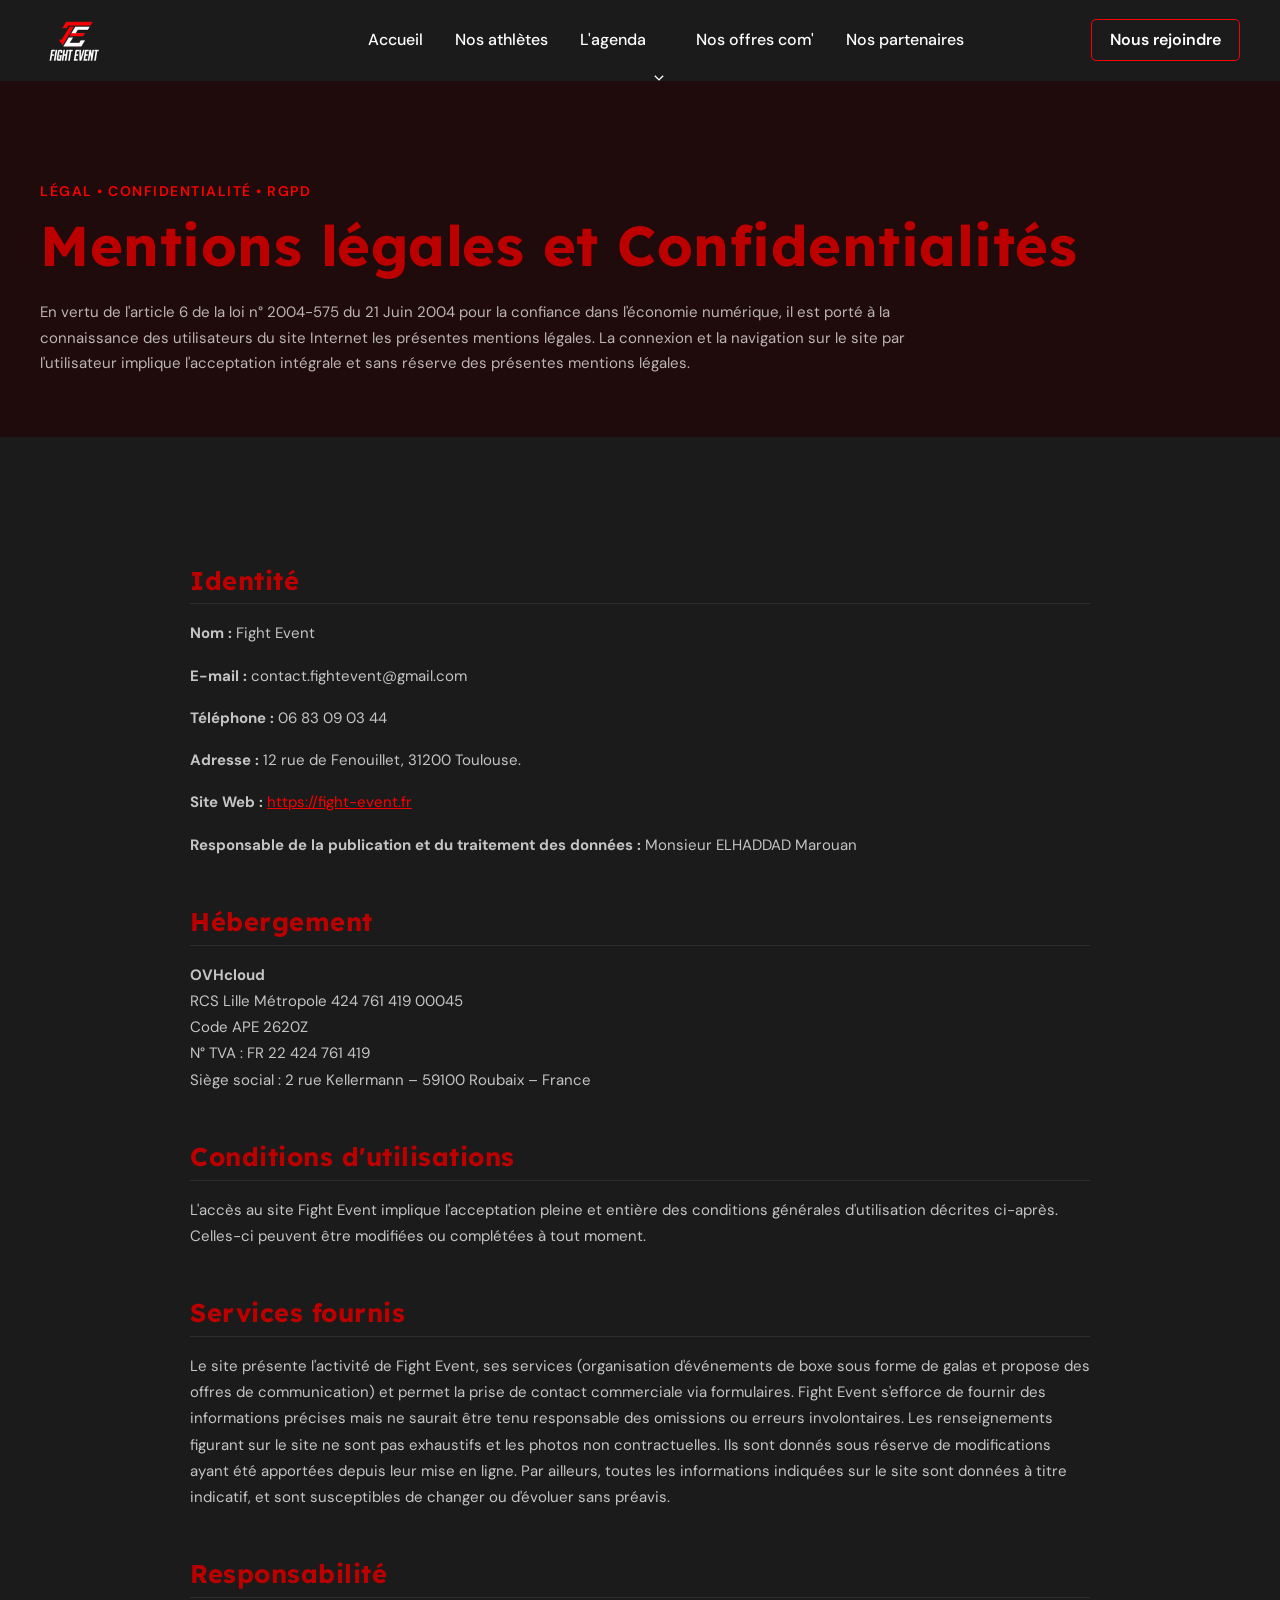
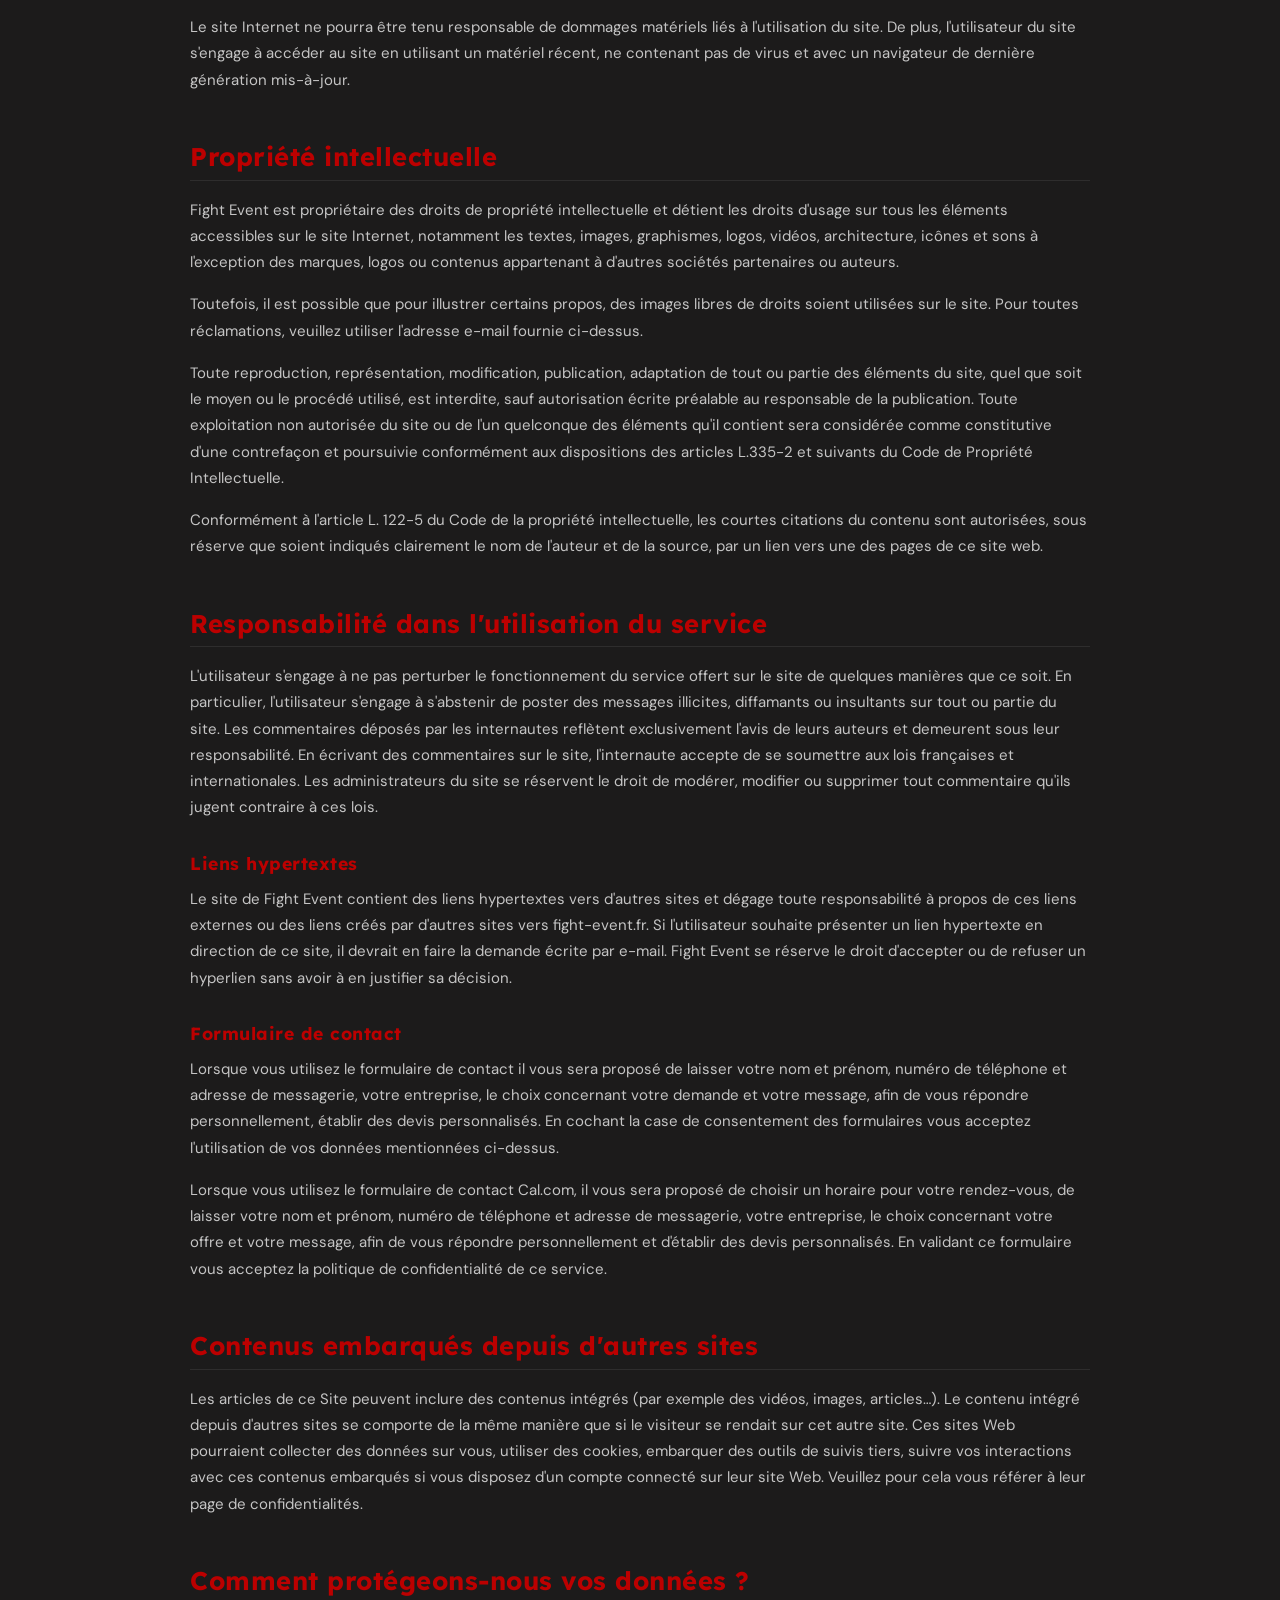
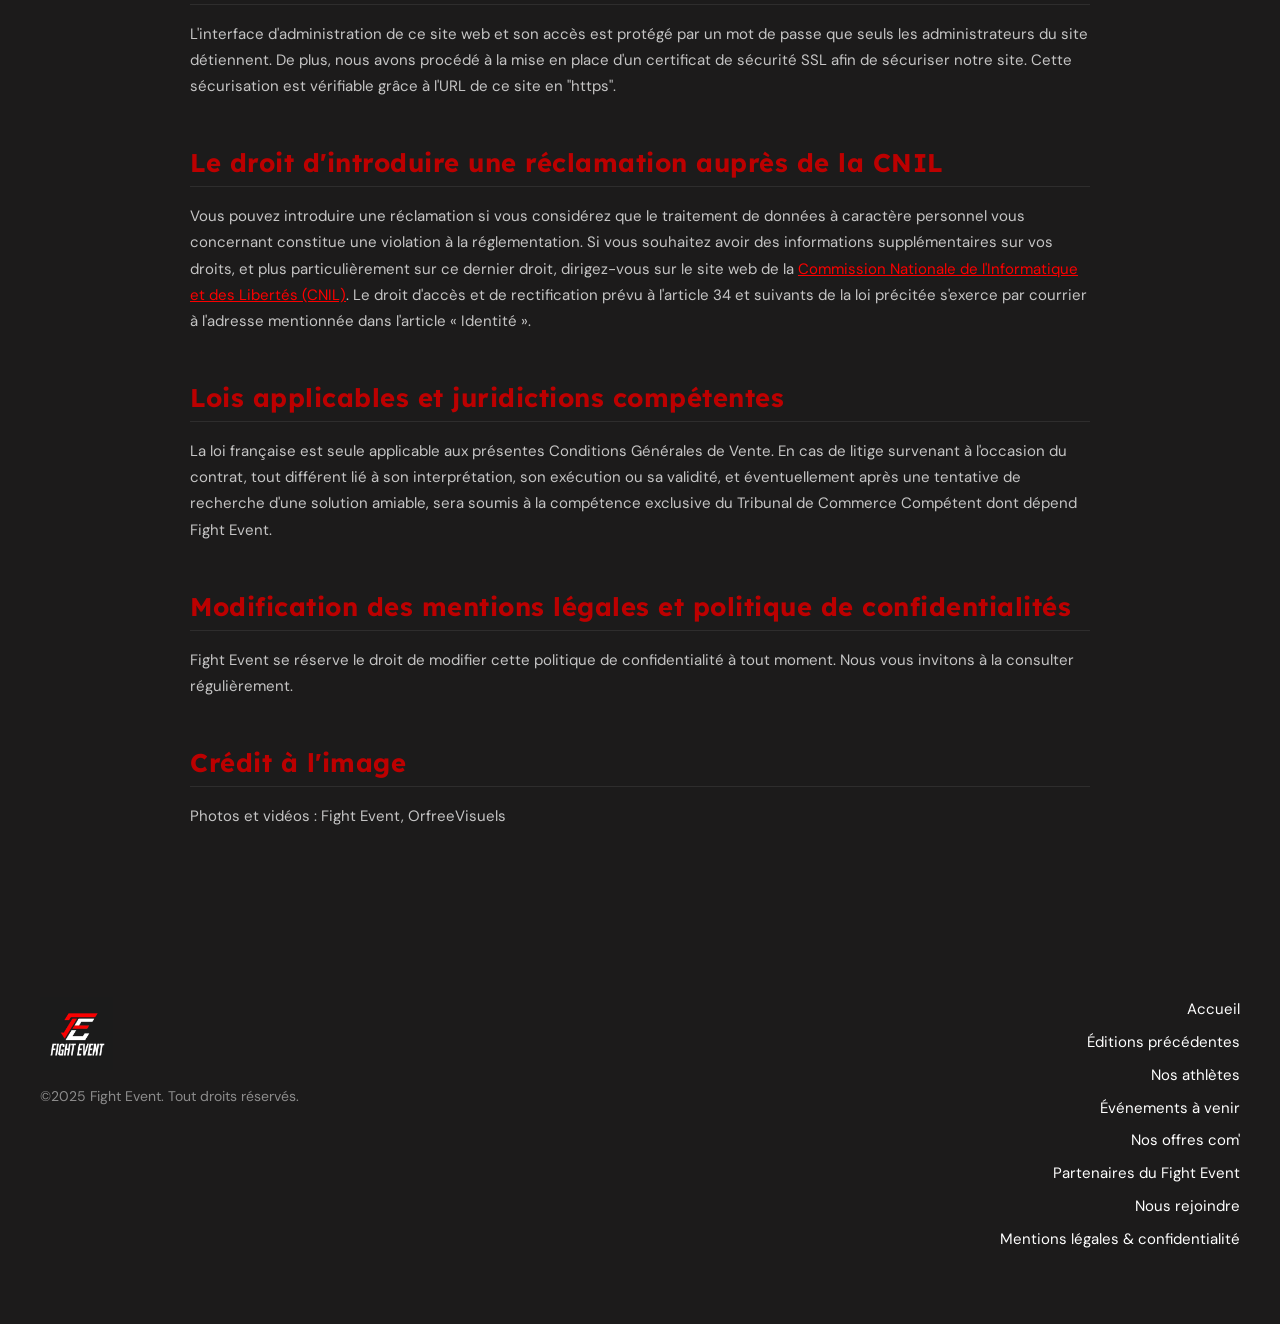
<file: legal-et-confidentialites/index.html>
<!DOCTYPE html>
<html lang="fr-FR">
<head>
<meta charset="UTF-8">
<meta name="viewport" content="width=device-width, initial-scale=1">
<title>Légal et Confidentialités - Événements, Galas Boxe Toulouse</title>
<meta name="description" content="Mentions légales et politique de confidentialité du site Fight Event. Organisation d'événements de boxe à Toulouse.">
<link rel="canonical" href="/legal-et-confidentialites/">
<meta property="og:locale" content="fr_FR">
<meta property="og:type" content="website">
<meta property="og:title" content="Légal et Confidentialités - Fight Event">
<meta property="og:url" content="/legal-et-confidentialites/">
<meta property="og:site_name" content="Fight Event">
<link rel="icon" href="/fight-event-assets/favicon.webp" sizes="32x32">
<link rel="apple-touch-icon" href="/fight-event-assets/favicon.webp">
<link href="https://fonts.googleapis.com" rel="preconnect">
<link href="https://fonts.gstatic.com" crossorigin="anonymous" rel="preconnect">
<link href="https://fonts.googleapis.com/css?family=DM+Sans:400,500,600,700|Lexend:400,700&display=swap" rel="stylesheet">
<style>
/* ========== RESET & BASE ========== */
*, *::before, *::after { box-sizing: border-box; margin: 0; padding: 0; }
html { font-size: 100%; scroll-behavior: smooth; }
body {
  font-family: 'DM Sans', sans-serif;
  font-weight: 400;
  font-size: 16px;
  line-height: 1.55;
  color: #fefefe;
  background-color: #1c1b1b;
  -webkit-font-smoothing: antialiased;
}
a { color: inherit; text-decoration: none; }
img, video { max-width: 100%; height: auto; display: block; }
h1, h2, h3, h4, h5, h6 {
  font-family: 'Lexend', sans-serif;
  font-weight: 700;
  letter-spacing: 0.5px;
  color: #bc0000;
  line-height: 1.2;
}
h1 { font-size: 3.5rem; line-height: 1.1; }
h2 { font-size: 1.6rem; }
h3 { font-size: 1.3rem; }
p { margin-bottom: 0; }
ul { list-style: none; }

:root {
  --color-0: #fefefe;
  --color-1: #feffff;
  --color-2: #1c1b1b;
  --color-3: #222222;
  --color-4: #d9d9d9;
  --color-5: #fb0000;
  --color-6: #bc0000;
  --color-7: #1f0a0c;
  --color-8: #222222;
  --max-width: 1280px;
}

/* ========== HEADER ========== */
.site-header {
  background-color: var(--color-2);
  border-bottom: 1px solid var(--color-2);
  position: sticky;
  top: 0;
  z-index: 1000;
}
.header-inner {
  max-width: var(--max-width);
  margin: 0 auto;
  display: flex;
  align-items: center;
  justify-content: space-between;
  min-height: 80px;
  padding: 0 40px;
}
.site-logo img { width: 200px; height: auto; }
.header-nav { display: flex; align-items: center; gap: 0; }
.header-nav ul { display: flex; align-items: center; gap: 0; }
.header-nav .menu-link {
  display: block;
  padding: 0 16px;
  font-weight: 500;
  color: var(--color-0);
  line-height: 80px;
  position: relative;
  transition: color 0.2s;
}
.header-nav .menu-link:hover { color: var(--color-5); }
.header-nav .menu-link::before {
  content: '';
  position: absolute;
  bottom: 0;
  left: 50%;
  width: 0;
  height: 1px;
  background: currentColor;
  transition: width 0.3s, left 0.3s;
}
.header-nav .menu-link:hover::before {
  width: calc(100% - 1.2em);
  left: 0.6em;
}
.has-submenu { position: relative; }
.has-submenu .sub-menu {
  display: none;
  position: absolute;
  top: 100%;
  left: 0;
  background: var(--color-2);
  border-top: 2px solid var(--color-6);
  min-width: 220px;
  z-index: 100;
}
.has-submenu:hover .sub-menu { display: block; }
.sub-menu .menu-link {
  line-height: 1.5;
  padding: 10px 20px;
  display: block;
  font-size: 14px;
}
.sub-menu .menu-link:hover { color: var(--color-5); }
.dropdown-arrow {
  display: inline-block;
  width: 10px;
  height: 10px;
  margin-left: 4px;
  vertical-align: middle;
}
.dropdown-arrow svg { width: 10px; height: 6px; fill: currentColor; }
.header-cta .btn {
  display: inline-block;
  padding: 8px 18px;
  border: 1px solid var(--color-5);
  border-radius: 5px;
  color: var(--color-0);
  background: transparent;
  font-weight: 600;
  transition: all 0.2s;
  cursor: pointer;
  font-size: 16px;
}
.header-cta .btn:hover {
  background: var(--color-6);
  border-color: var(--color-6);
  color: var(--color-0);
}
.mobile-toggle {
  display: none;
  background: transparent;
  border: 1px solid var(--color-0);
  border-radius: 3px;
  padding: 6px 8px;
  color: var(--color-0);
  cursor: pointer;
}
.mobile-toggle svg { width: 24px; height: 24px; fill: currentColor; }
.mobile-menu {
  display: none;
  background: var(--color-3);
}
.mobile-menu.active { display: block; }
.mobile-menu a {
  display: block;
  padding: 12px 32px;
  color: var(--color-0);
  font-weight: 500;
  border-bottom: 1px solid rgba(255,255,255,0.05);
}
.mobile-menu a:hover { color: var(--color-3); background: var(--color-4); }

/* ========== LEGAL CONTENT ========== */
.hero-legal {
  background: var(--color-7);
  padding: 100px 40px 60px;
}
.hero-legal .section-inner { max-width: var(--max-width); margin: 0 auto; }
.hero-legal h1 { margin-bottom: 24px; }
.hero-legal .hero-desc {
  color: rgba(254, 254, 254, 0.7);
  font-size: 15px;
  line-height: 1.7;
  max-width: 900px;
}

.legal-section {
  background: var(--color-2);
  padding: 80px 40px;
}
.legal-inner {
  max-width: 900px;
  margin: 0 auto;
}
.legal-inner h2 {
  margin-top: 48px;
  margin-bottom: 16px;
  padding-bottom: 8px;
  border-bottom: 1px solid rgba(255,255,255,0.08);
}
.legal-inner h3 {
  margin-top: 32px;
  margin-bottom: 12px;
  font-size: 1.1rem;
}
.legal-inner p {
  color: rgba(254,254,254,0.75);
  font-size: 15px;
  line-height: 1.75;
  margin-bottom: 16px;
}
.legal-inner a {
  color: var(--color-5);
  text-decoration: underline;
}
.legal-inner a:hover { color: var(--color-0); }

/* ========== FOOTER ========== */
.site-footer {
  background: var(--color-2);
  padding: 72px 40px;
}
.footer-inner {
  max-width: var(--max-width);
  margin: 0 auto;
  display: grid;
  grid-template-columns: 1fr 1fr;
  gap: 40px;
  align-items: start;
}
.footer-brand img { width: 73px; height: auto; margin-bottom: 16px; }
.footer-brand p { color: rgba(254,254,254,0.5); font-size: 14px; }
.footer-nav { text-align: right; }
.footer-nav ul { display: flex; flex-direction: column; align-items: flex-end; gap: 8px; }
.footer-nav a {
  color: var(--color-0);
  font-size: 15px;
  transition: color 0.2s;
}
.footer-nav a:hover { color: var(--color-5); }

/* ========== SCROLL TO TOP ========== */
.scroll-top {
  position: fixed;
  bottom: 30px;
  right: 30px;
  width: 40px;
  height: 40px;
  background: var(--color-0);
  border-radius: 2px;
  display: flex;
  align-items: center;
  justify-content: center;
  cursor: pointer;
  z-index: 999;
  opacity: 0;
  transition: opacity 0.3s;
}
.scroll-top.visible { opacity: 1; }
.scroll-top svg { width: 16px; height: 16px; fill: var(--color-5); transform: rotate(180deg); }
.scroll-top:hover { background: var(--color-5); }
.scroll-top:hover svg { fill: var(--color-0); }

/* ========== ANIMATIONS ========== */
.fade-up {
  opacity: 0;
  transform: translateY(30px);
  transition: opacity 0.5s ease, transform 0.5s ease;
}
.fade-up.visible {
  opacity: 1;
  transform: translateY(0);
}

/* ========== RESPONSIVE ========== */
@media (max-width: 921px) {
  .header-nav, .header-cta { display: none; }
  .mobile-toggle { display: block; }
  .header-inner { padding: 0 20px; }
  .hero-legal { padding: 60px 24px 40px; }
  .legal-section { padding: 60px 24px; }
  h1 { font-size: 2.2rem; }
  .site-footer { padding: 40px 24px; }
  .footer-inner { grid-template-columns: 1fr; gap: 32px; }
  .footer-nav { text-align: left; }
  .footer-nav ul { align-items: flex-start; }
}
@media (max-width: 544px) {
  h1 { font-size: 1.8rem; }
  .hero-legal { padding: 48px 16px 32px; }
  .legal-section { padding: 48px 16px; }
}
</style>
</head>
<body>

<!-- ==================== HEADER ==================== -->
<header class="site-header" id="masthead">
  <div class="header-inner">
    <a href="/" class="site-logo">
      <img src="/fight-event-assets/logo.png" alt="Fight Event – Logo" width="200" height="67" decoding="async">
    </a>
    <nav class="header-nav" id="desktop-nav">
      <ul>
        <li><a href="/" class="menu-link">Accueil</a></li>
        <li><a href="/athletes-combattants-fight-event/" class="menu-link">Nos athlètes</a></li>
        <li class="has-submenu">
          <a href="#" class="menu-link">L'agenda
            <span class="dropdown-arrow"><svg viewBox="57 35.171 26 16.043"><path d="M57.5,38.193l12.5,12.5l12.5-12.5l-2.5-2.5l-10,10l-10-10L57.5,38.193z"/></svg></span>
          </a>
          <ul class="sub-menu">
            <li><a href="/evenements-boxe-fight-event/" class="menu-link">Éditions précédentes</a></li>
            <li><a href="/evenements-a-venir-fight-event/" class="menu-link">Événements à venir</a></li>
          </ul>
        </li>
        <li><a href="/offres-communication-fight-event-toulouse/" class="menu-link">Nos offres com'</a></li>
        <li><a href="/partenaires-fight-event/" class="menu-link">Nos partenaires</a></li>
      </ul>
    </nav>
    <div class="header-cta">
      <a href="/contact-fight-event/" class="btn">Nous rejoindre</a>
    </div>
    <button class="mobile-toggle" id="mobile-toggle" aria-label="Menu" aria-expanded="false">
      <svg viewBox="0 0 24 28"><path d="M24 21v2c0 0.547-0.453 1-1 1h-22c-0.547 0-1-0.453-1-1v-2c0-0.547 0.453-1 1-1h22c0.547 0 1 0.453 1 1zM24 13v2c0 0.547-0.453 1-1 1h-22c-0.547 0-1-0.453-1-1v-2c0-0.547 0.453-1 1-1h22c0.547 0 1 0.453 1 1zM24 5v2c0 0.547-0.453 1-1 1h-22c-0.547 0-1-0.453-1-1v-2c0-0.547 0.453-1 1-1h22c0.547 0 1 0.453 1 1z"/></svg>
    </button>
  </div>
  <div class="mobile-menu" id="mobile-menu">
    <a href="/">Accueil</a>
    <a href="/evenements-boxe-fight-event/">Éditions précédentes</a>
    <a href="/athletes-combattants-fight-event/">Nos athlètes</a>
    <a href="/evenements-a-venir-fight-event/">Événements à venir</a>
    <a href="/offres-communication-fight-event-toulouse/">Nos offres com'</a>
    <a href="/partenaires-fight-event/">Partenaires du Fight Event</a>
    <a href="/contact-fight-event/">Nous rejoindre</a>
  </div>
</header>

<!-- ==================== HERO ==================== -->
<section class="hero-legal">
  <div class="section-inner">
    <p style="font-family:'DM Sans',sans-serif;font-size:14px;font-weight:600;text-transform:uppercase;letter-spacing:1.5px;color:var(--color-5);margin-bottom:12px;">Légal • Confidentialité • RGPD</p>
    <h1>Mentions légales et Confidentialités</h1>
    <p class="hero-desc">En vertu de l'article 6 de la loi n° 2004-575 du 21 Juin 2004 pour la confiance dans l'économie numérique, il est porté à la connaissance des utilisateurs du site Internet les présentes mentions légales. La connexion et la navigation sur le site par l'utilisateur implique l'acceptation intégrale et sans réserve des présentes mentions légales.</p>
  </div>
</section>

<!-- ==================== LEGAL CONTENT ==================== -->
<section class="legal-section fade-up">
  <div class="legal-inner">

    <h2>Identité</h2>
    <p><strong>Nom :</strong> Fight Event</p>
    <p><strong>E-mail :</strong> contact.fightevent@gmail.com</p>
    <p><strong>Téléphone :</strong> 06 83 09 03 44</p>
    <p><strong>Adresse :</strong> 12 rue de Fenouillet, 31200 Toulouse.</p>
    <p><strong>Site Web :</strong> <a href="https://fight-event.fr">https://fight-event.fr</a></p>
    <p><strong>Responsable de la publication et du traitement des données :</strong> Monsieur ELHADDAD Marouan</p>

    <h2>Hébergement</h2>
    <p><strong>OVHcloud</strong><br>
    RCS Lille Métropole 424 761 419 00045<br>
    Code APE 2620Z<br>
    N° TVA : FR 22 424 761 419<br>
    Siège social : 2 rue Kellermann – 59100 Roubaix – France</p>

    <h2>Conditions d'utilisations</h2>
    <p>L'accès au site Fight Event implique l'acceptation pleine et entière des conditions générales d'utilisation décrites ci-après. Celles-ci peuvent être modifiées ou complétées à tout moment.</p>

    <h2>Services fournis</h2>
    <p>Le site présente l'activité de Fight Event, ses services (organisation d'événements de boxe sous forme de galas et propose des offres de communication) et permet la prise de contact commerciale via formulaires. Fight Event s'efforce de fournir des informations précises mais ne saurait être tenu responsable des omissions ou erreurs involontaires. Les renseignements figurant sur le site ne sont pas exhaustifs et les photos non contractuelles. Ils sont donnés sous réserve de modifications ayant été apportées depuis leur mise en ligne. Par ailleurs, toutes les informations indiquées sur le site sont données à titre indicatif, et sont susceptibles de changer ou d'évoluer sans préavis.</p>

    <h2>Responsabilité</h2>
    <p>Le site Internet ne pourra être tenu responsable de dommages matériels liés à l'utilisation du site. De plus, l'utilisateur du site s'engage à accéder au site en utilisant un matériel récent, ne contenant pas de virus et avec un navigateur de dernière génération mis-à-jour.</p>

    <h2>Propriété intellectuelle</h2>
    <p>Fight Event est propriétaire des droits de propriété intellectuelle et détient les droits d'usage sur tous les éléments accessibles sur le site Internet, notamment les textes, images, graphismes, logos, vidéos, architecture, icônes et sons à l'exception des marques, logos ou contenus appartenant à d'autres sociétés partenaires ou auteurs.</p>
    <p>Toutefois, il est possible que pour illustrer certains propos, des images libres de droits soient utilisées sur le site. Pour toutes réclamations, veuillez utiliser l'adresse e-mail fournie ci-dessus.</p>
    <p>Toute reproduction, représentation, modification, publication, adaptation de tout ou partie des éléments du site, quel que soit le moyen ou le procédé utilisé, est interdite, sauf autorisation écrite préalable au responsable de la publication. Toute exploitation non autorisée du site ou de l'un quelconque des éléments qu'il contient sera considérée comme constitutive d'une contrefaçon et poursuivie conformément aux dispositions des articles L.335-2 et suivants du Code de Propriété Intellectuelle.</p>
    <p>Conformément à l'article L. 122-5 du Code de la propriété intellectuelle, les courtes citations du contenu sont autorisées, sous réserve que soient indiqués clairement le nom de l'auteur et de la source, par un lien vers une des pages de ce site web.</p>

    <h2>Responsabilité dans l'utilisation du service</h2>
    <p>L'utilisateur s'engage à ne pas perturber le fonctionnement du service offert sur le site de quelques manières que ce soit. En particulier, l'utilisateur s'engage à s'abstenir de poster des messages illicites, diffamants ou insultants sur tout ou partie du site. Les commentaires déposés par les internautes reflètent exclusivement l'avis de leurs auteurs et demeurent sous leur responsabilité. En écrivant des commentaires sur le site, l'internaute accepte de se soumettre aux lois françaises et internationales. Les administrateurs du site se réservent le droit de modérer, modifier ou supprimer tout commentaire qu'ils jugent contraire à ces lois.</p>

    <h3>Liens hypertextes</h3>
    <p>Le site de Fight Event contient des liens hypertextes vers d'autres sites et dégage toute responsabilité à propos de ces liens externes ou des liens créés par d'autres sites vers fight-event.fr. Si l'utilisateur souhaite présenter un lien hypertexte en direction de ce site, il devrait en faire la demande écrite par e-mail. Fight Event se réserve le droit d'accepter ou de refuser un hyperlien sans avoir à en justifier sa décision.</p>

    <h3>Formulaire de contact</h3>
    <p>Lorsque vous utilisez le formulaire de contact il vous sera proposé de laisser votre nom et prénom, numéro de téléphone et adresse de messagerie, votre entreprise, le choix concernant votre demande et votre message, afin de vous répondre personnellement, établir des devis personnalisés. En cochant la case de consentement des formulaires vous acceptez l'utilisation de vos données mentionnées ci-dessus.</p>
    <p>Lorsque vous utilisez le formulaire de contact Cal.com, il vous sera proposé de choisir un horaire pour votre rendez-vous, de laisser votre nom et prénom, numéro de téléphone et adresse de messagerie, votre entreprise, le choix concernant votre offre et votre message, afin de vous répondre personnellement et d'établir des devis personnalisés. En validant ce formulaire vous acceptez la politique de confidentialité de ce service.</p>

    <h2>Contenus embarqués depuis d'autres sites</h2>
    <p>Les articles de ce Site peuvent inclure des contenus intégrés (par exemple des vidéos, images, articles…). Le contenu intégré depuis d'autres sites se comporte de la même manière que si le visiteur se rendait sur cet autre site. Ces sites Web pourraient collecter des données sur vous, utiliser des cookies, embarquer des outils de suivis tiers, suivre vos interactions avec ces contenus embarqués si vous disposez d'un compte connecté sur leur site Web. Veuillez pour cela vous référer à leur page de confidentialités.</p>

    <h2>Comment protégeons-nous vos données ?</h2>
    <p>L'interface d'administration de ce site web et son accès est protégé par un mot de passe que seuls les administrateurs du site détiennent. De plus, nous avons procédé à la mise en place d'un certificat de sécurité SSL afin de sécuriser notre site. Cette sécurisation est vérifiable grâce à l'URL de ce site en "https".</p>

    <h2>Le droit d'introduire une réclamation auprès de la CNIL</h2>
    <p>Vous pouvez introduire une réclamation si vous considérez que le traitement de données à caractère personnel vous concernant constitue une violation à la réglementation. Si vous souhaitez avoir des informations supplémentaires sur vos droits, et plus particulièrement sur ce dernier droit, dirigez-vous sur le site web de la <a href="https://www.cnil.fr" target="_blank" rel="noopener">Commission Nationale de l'Informatique et des Libertés (CNIL)</a>. Le droit d'accès et de rectification prévu à l'article 34 et suivants de la loi précitée s'exerce par courrier à l'adresse mentionnée dans l'article « Identité ».</p>

    <h2>Lois applicables et juridictions compétentes</h2>
    <p>La loi française est seule applicable aux présentes Conditions Générales de Vente. En cas de litige survenant à l'occasion du contrat, tout différent lié à son interprétation, son exécution ou sa validité, et éventuellement après une tentative de recherche d'une solution amiable, sera soumis à la compétence exclusive du Tribunal de Commerce Compétent dont dépend Fight Event.</p>

    <h2>Modification des mentions légales et politique de confidentialités</h2>
    <p>Fight Event se réserve le droit de modifier cette politique de confidentialité à tout moment. Nous vous invitons à la consulter régulièrement.</p>

    <h2>Crédit à l'image</h2>
    <p>Photos et vidéos : Fight Event, OrfreeVisuels</p>

  </div>
</section>

<!-- ==================== FOOTER ==================== -->
<footer class="site-footer" id="colophon">
  <div class="footer-inner">
    <div class="footer-brand">
      <img src="/fight-event-assets/footer-logo.webp" alt="Fight Event" width="73" loading="lazy">
      <p>©2025 Fight Event. Tout droits réservés.</p>
    </div>
    <nav class="footer-nav">
      <ul>
        <li><a href="/">Accueil</a></li>
        <li><a href="/evenements-boxe-fight-event/">Éditions précédentes</a></li>
        <li><a href="/athletes-combattants-fight-event/">Nos athlètes</a></li>
        <li><a href="/evenements-a-venir-fight-event/">Événements à venir</a></li>
        <li><a href="/offres-communication-fight-event-toulouse/">Nos offres com'</a></li>
        <li><a href="/partenaires-fight-event/">Partenaires du Fight Event</a></li>
        <li><a href="/contact-fight-event/">Nous rejoindre</a></li>
        <li><a href="/legal-et-confidentialites/">Mentions légales &amp; confidentialité</a></li>
      </ul>
    </nav>
  </div>
</footer>

<!-- ==================== SCROLL TO TOP ==================== -->
<div class="scroll-top" id="scroll-top" tabindex="0" title="Retour en haut" aria-label="Retour en haut">
  <svg viewBox="57 35.171 26 16.043"><path d="M57.5,38.193l12.5,12.5l12.5-12.5l-2.5-2.5l-10,10l-10-10L57.5,38.193z"/></svg>
</div>

<!-- ==================== SCRIPTS ==================== -->
<script>
const mobileToggle = document.getElementById('mobile-toggle');
const mobileMenu = document.getElementById('mobile-menu');
mobileToggle.addEventListener('click', () => {
  const expanded = mobileToggle.getAttribute('aria-expanded') === 'true';
  mobileToggle.setAttribute('aria-expanded', !expanded);
  mobileMenu.classList.toggle('active');
});
const scrollTop = document.getElementById('scroll-top');
window.addEventListener('scroll', () => {
  scrollTop.classList.toggle('visible', window.scrollY > 300);
});
scrollTop.addEventListener('click', () => {
  window.scrollTo({ top: 0, behavior: 'smooth' });
});
const fadeEls = document.querySelectorAll('.fade-up');
const observer = new IntersectionObserver((entries) => {
  entries.forEach(entry => {
    if (entry.isIntersecting) {
      entry.target.classList.add('visible');
      observer.unobserve(entry.target);
    }
  });
}, { rootMargin: '0px 0px -50px 0px' });
fadeEls.forEach(el => observer.observe(el));
</script>
</body>
</html>
</file>
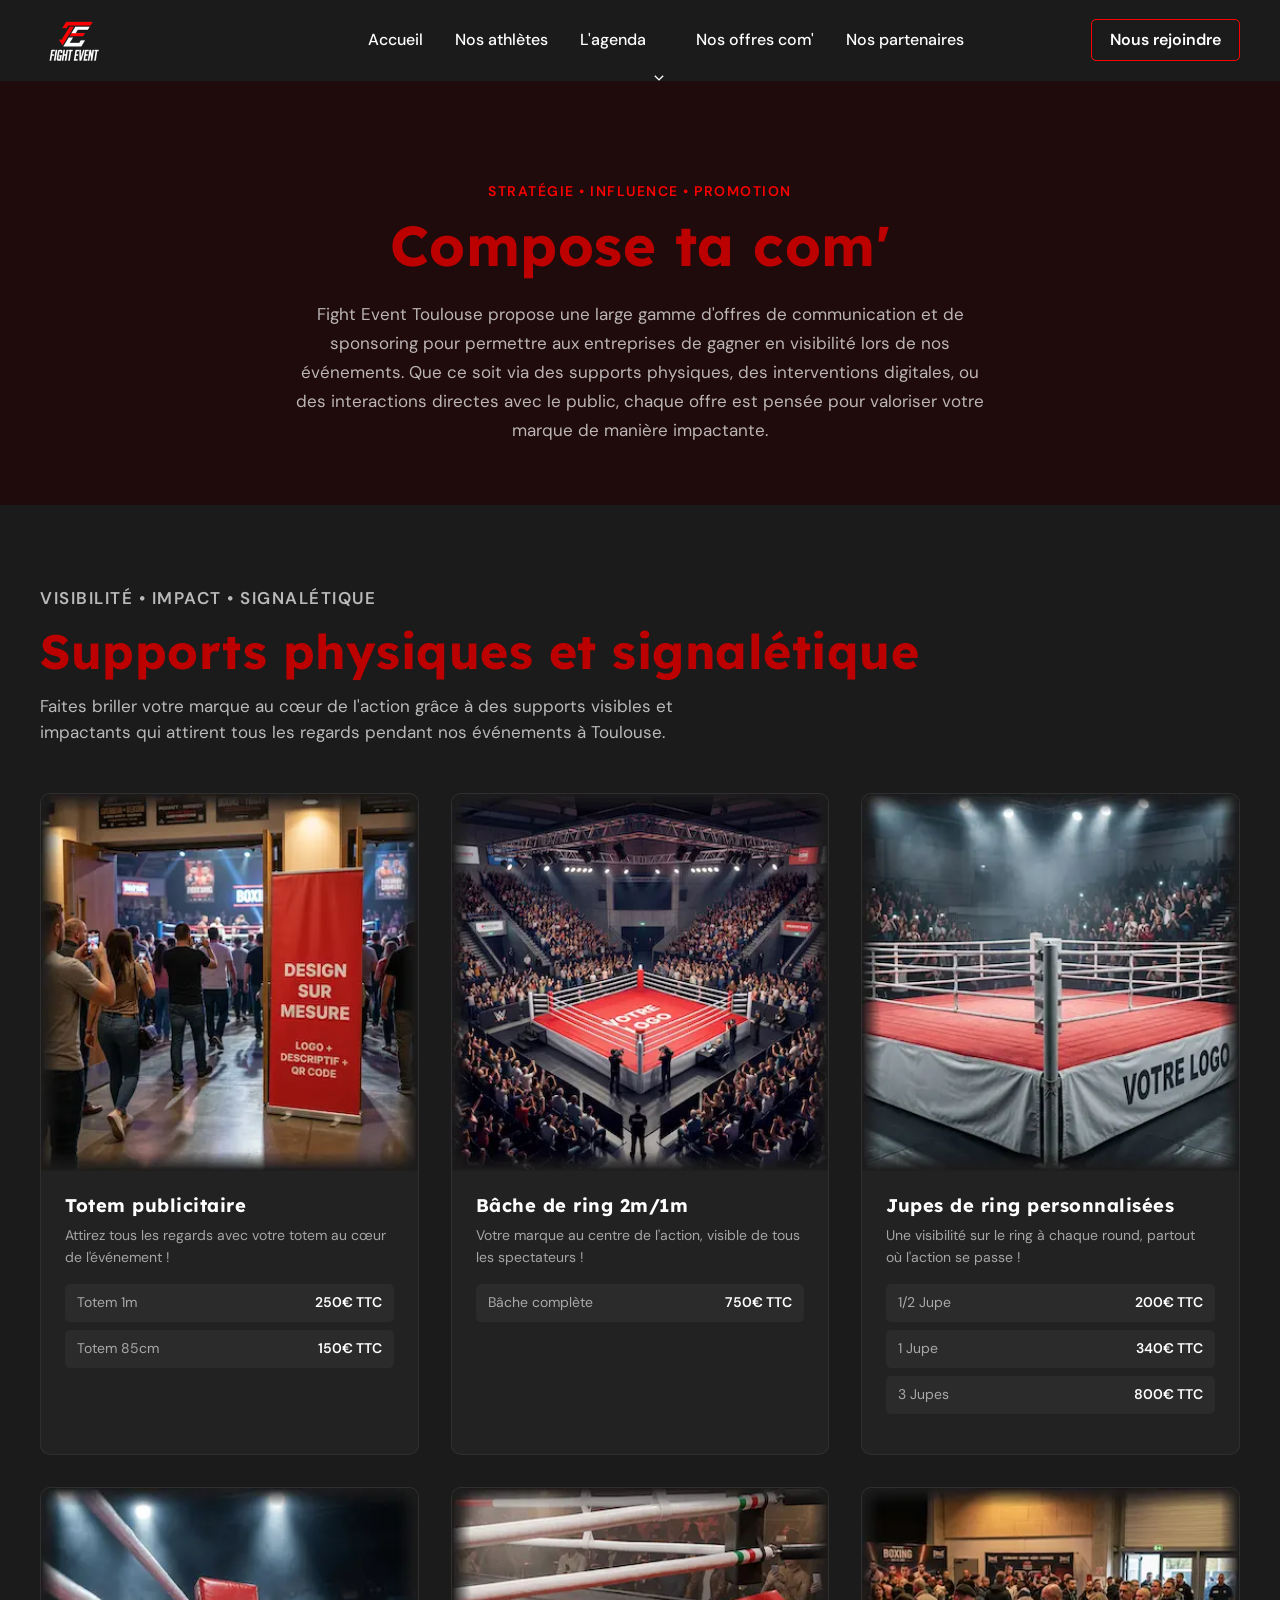
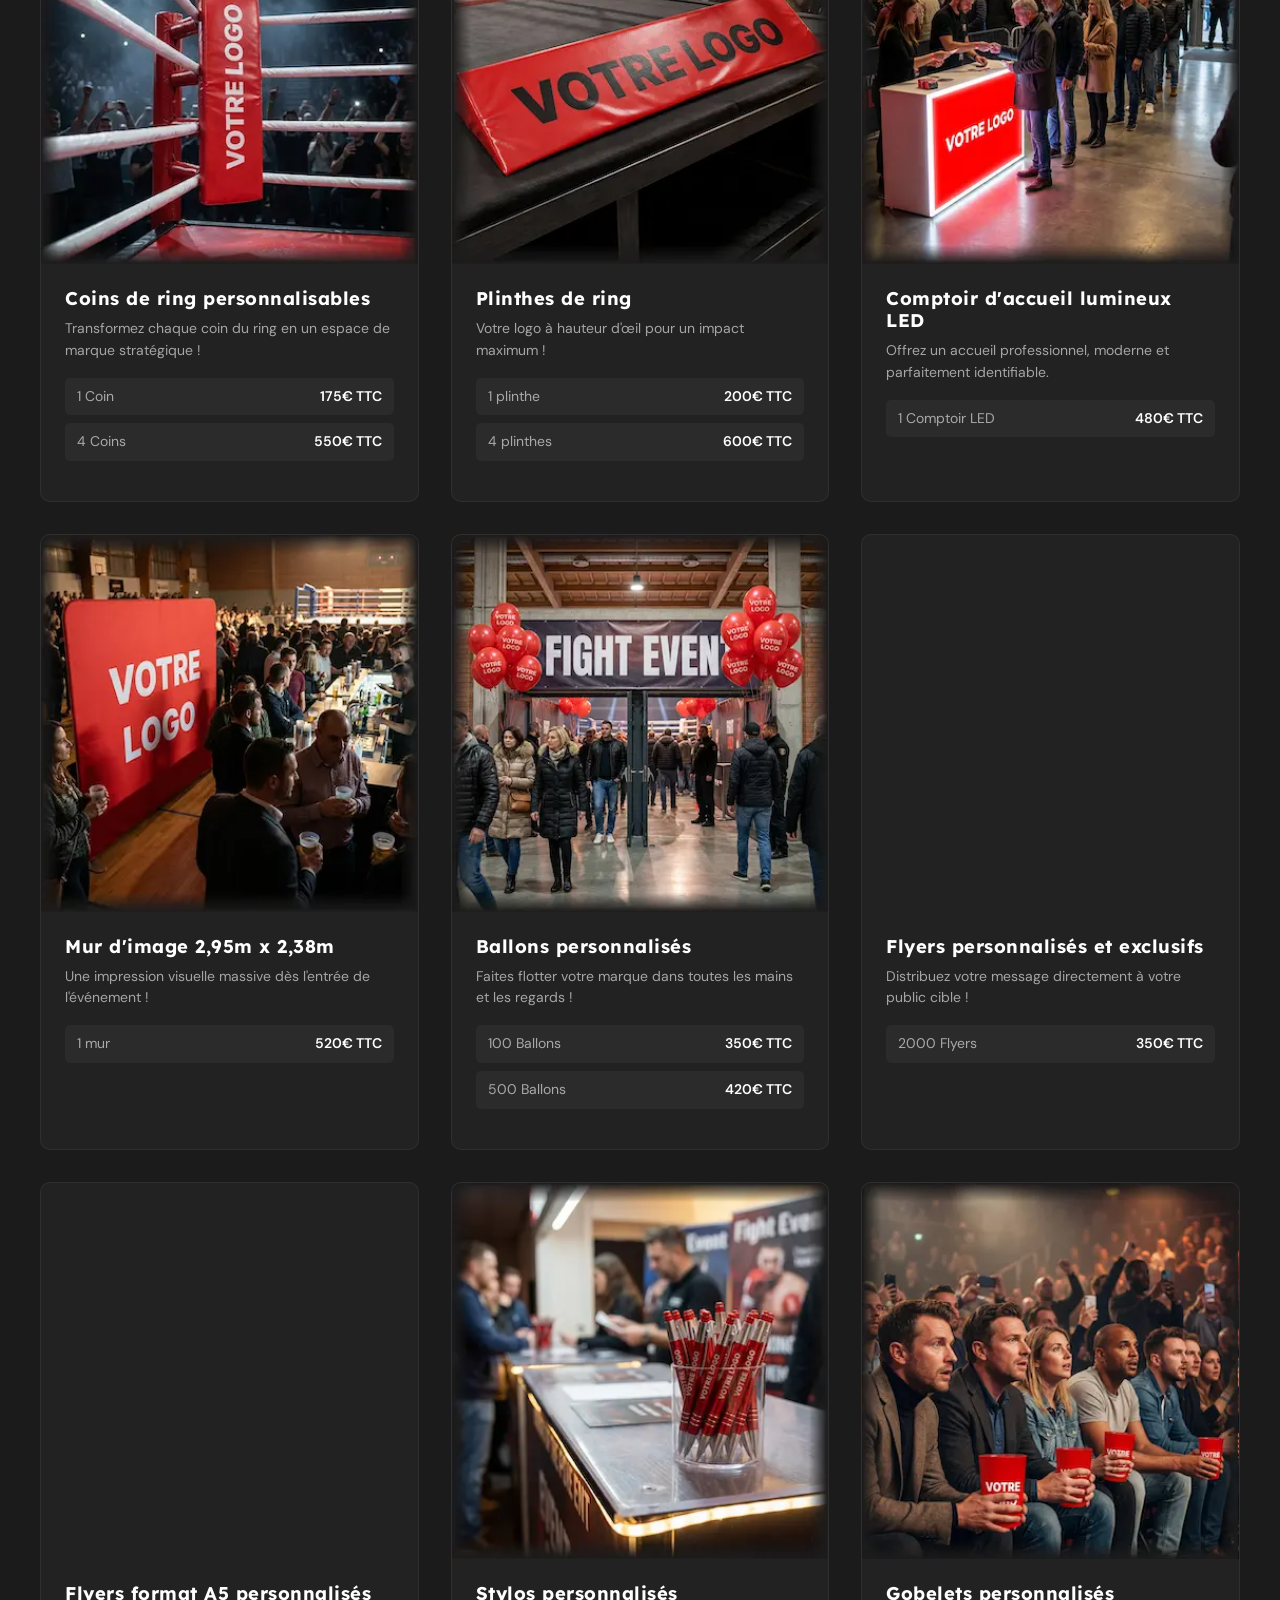
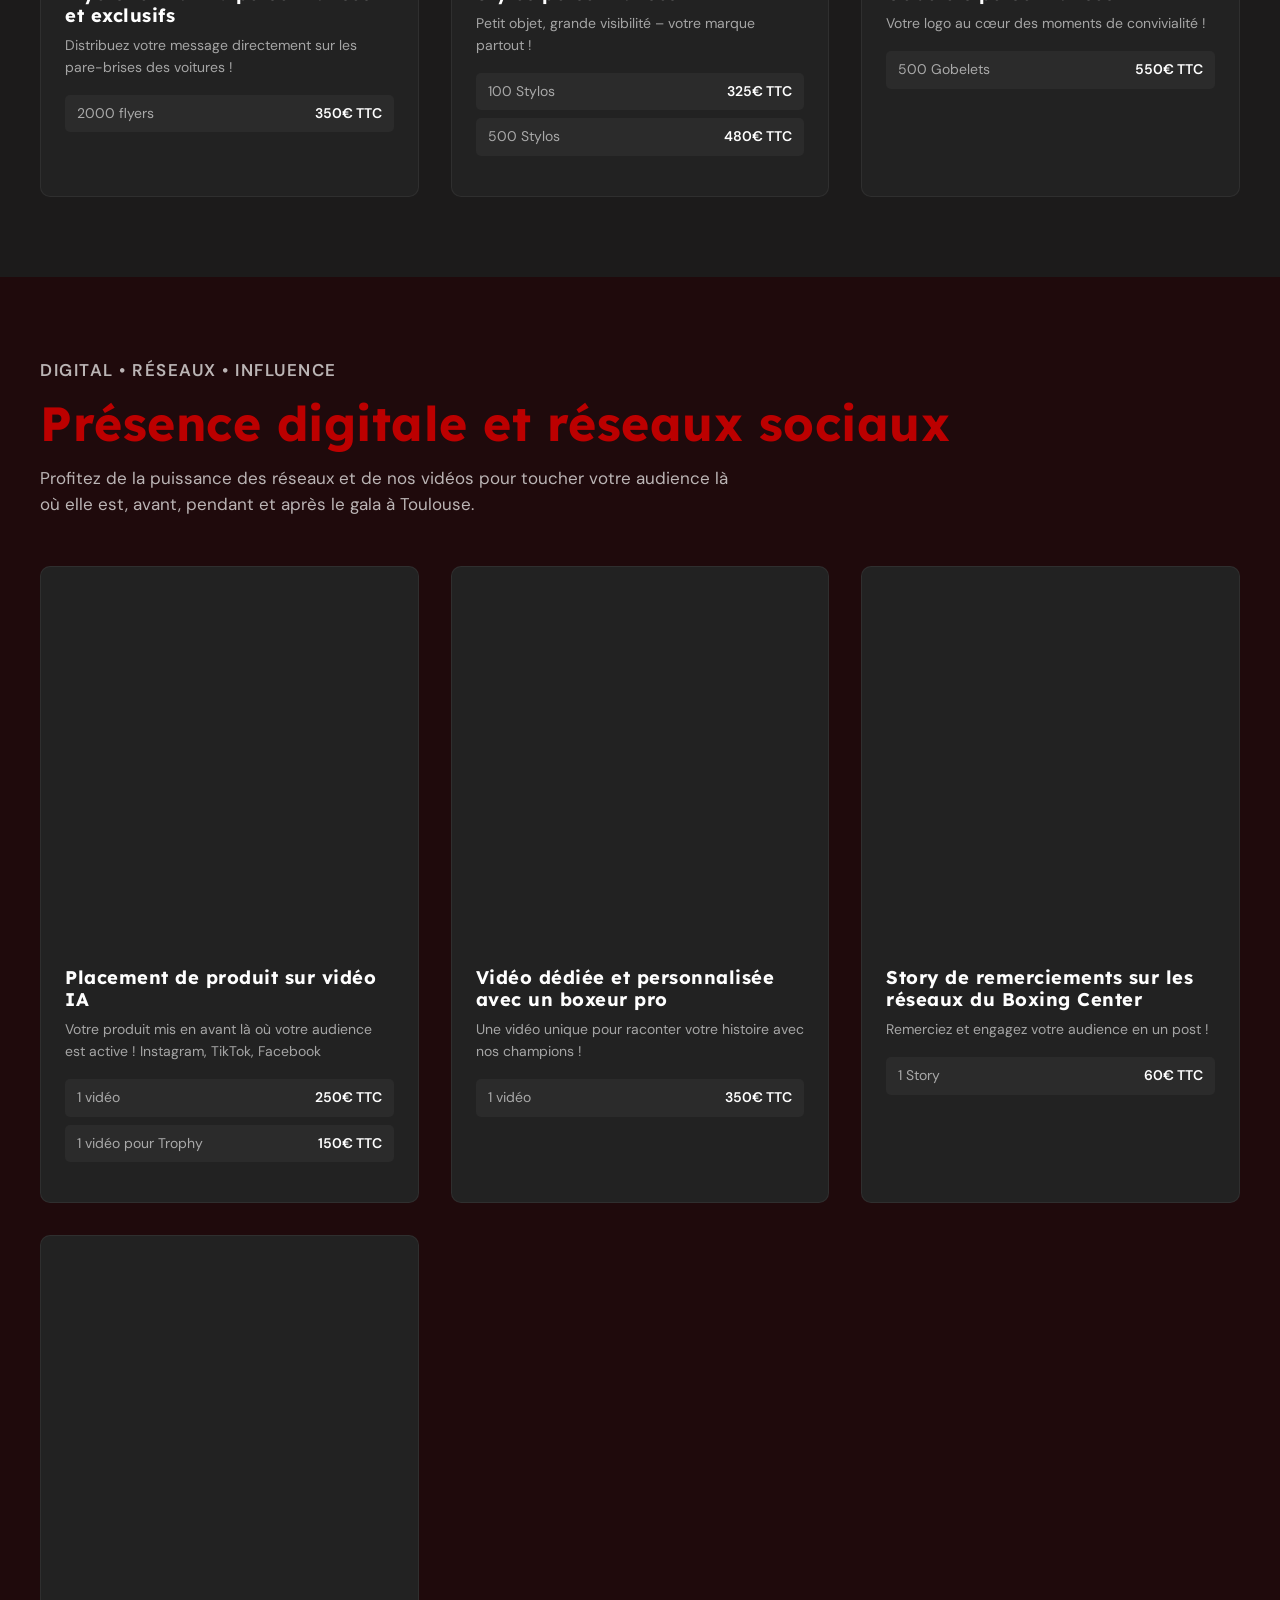
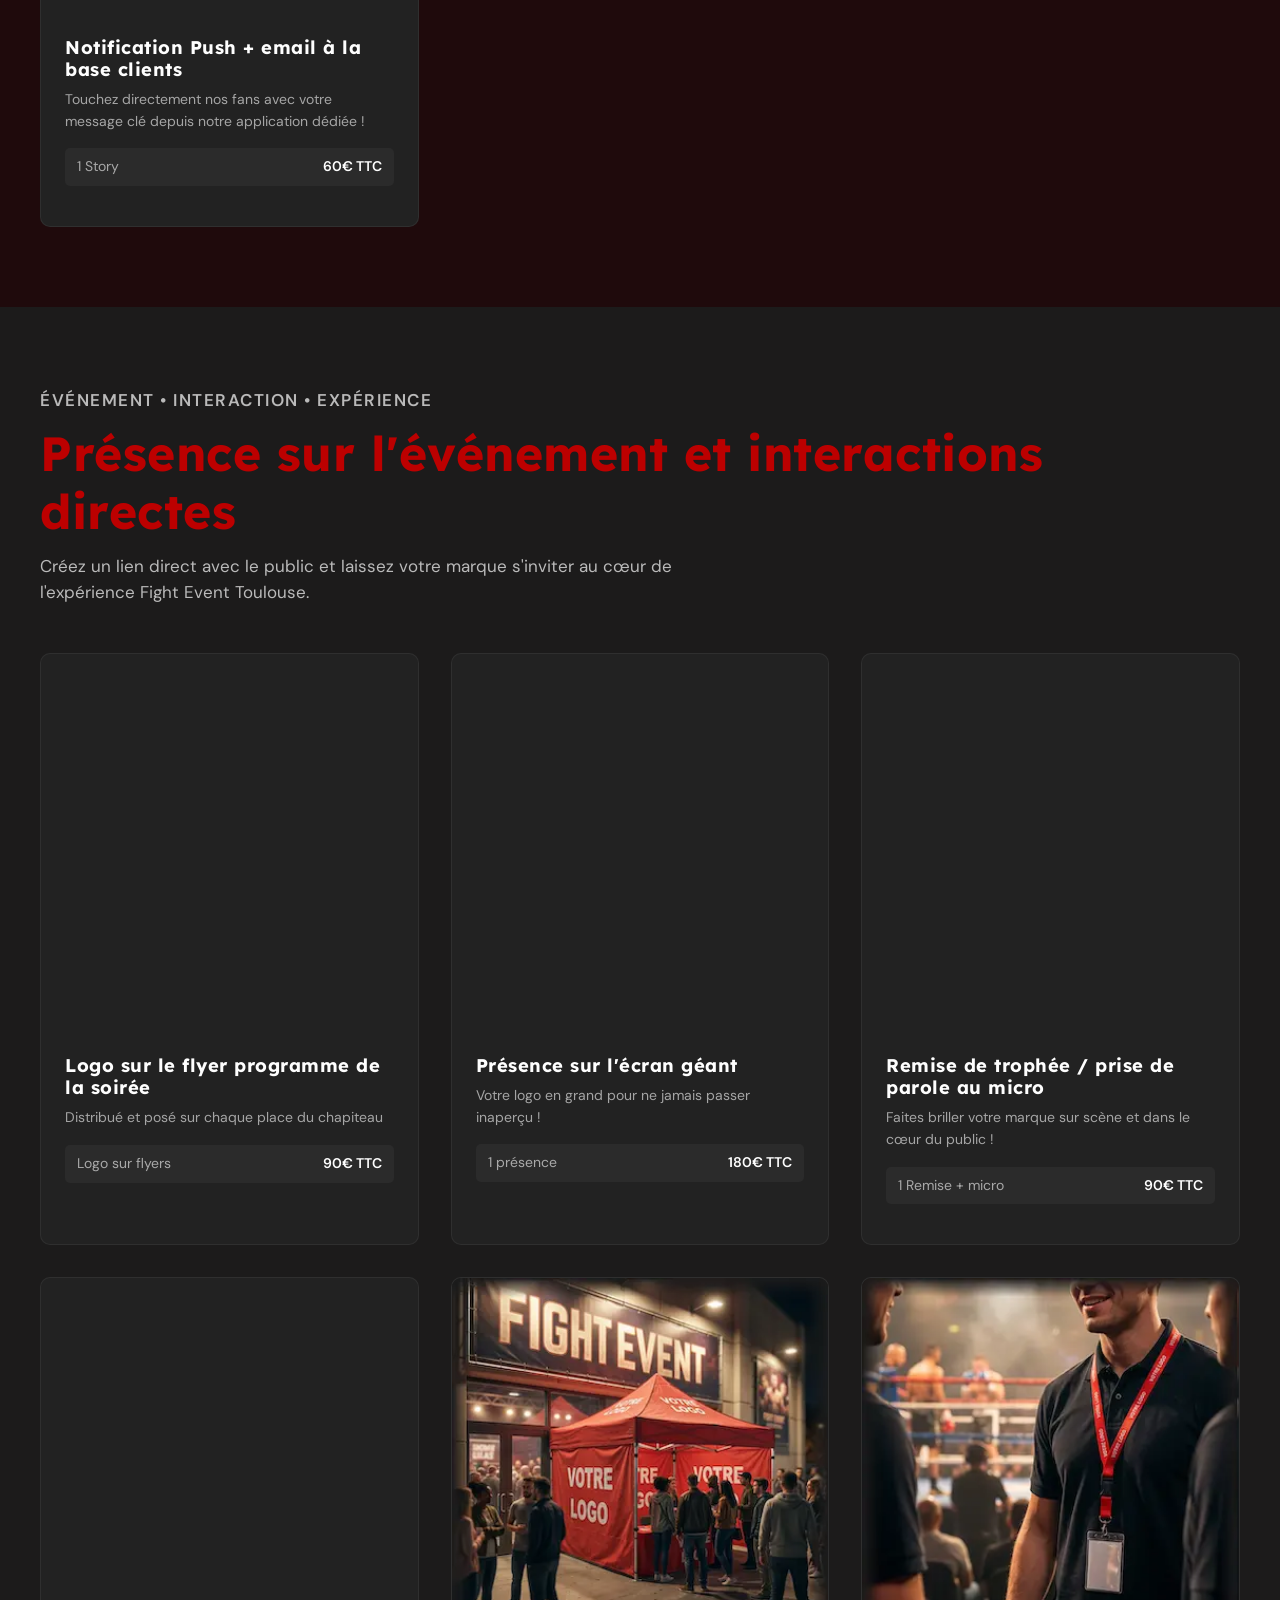
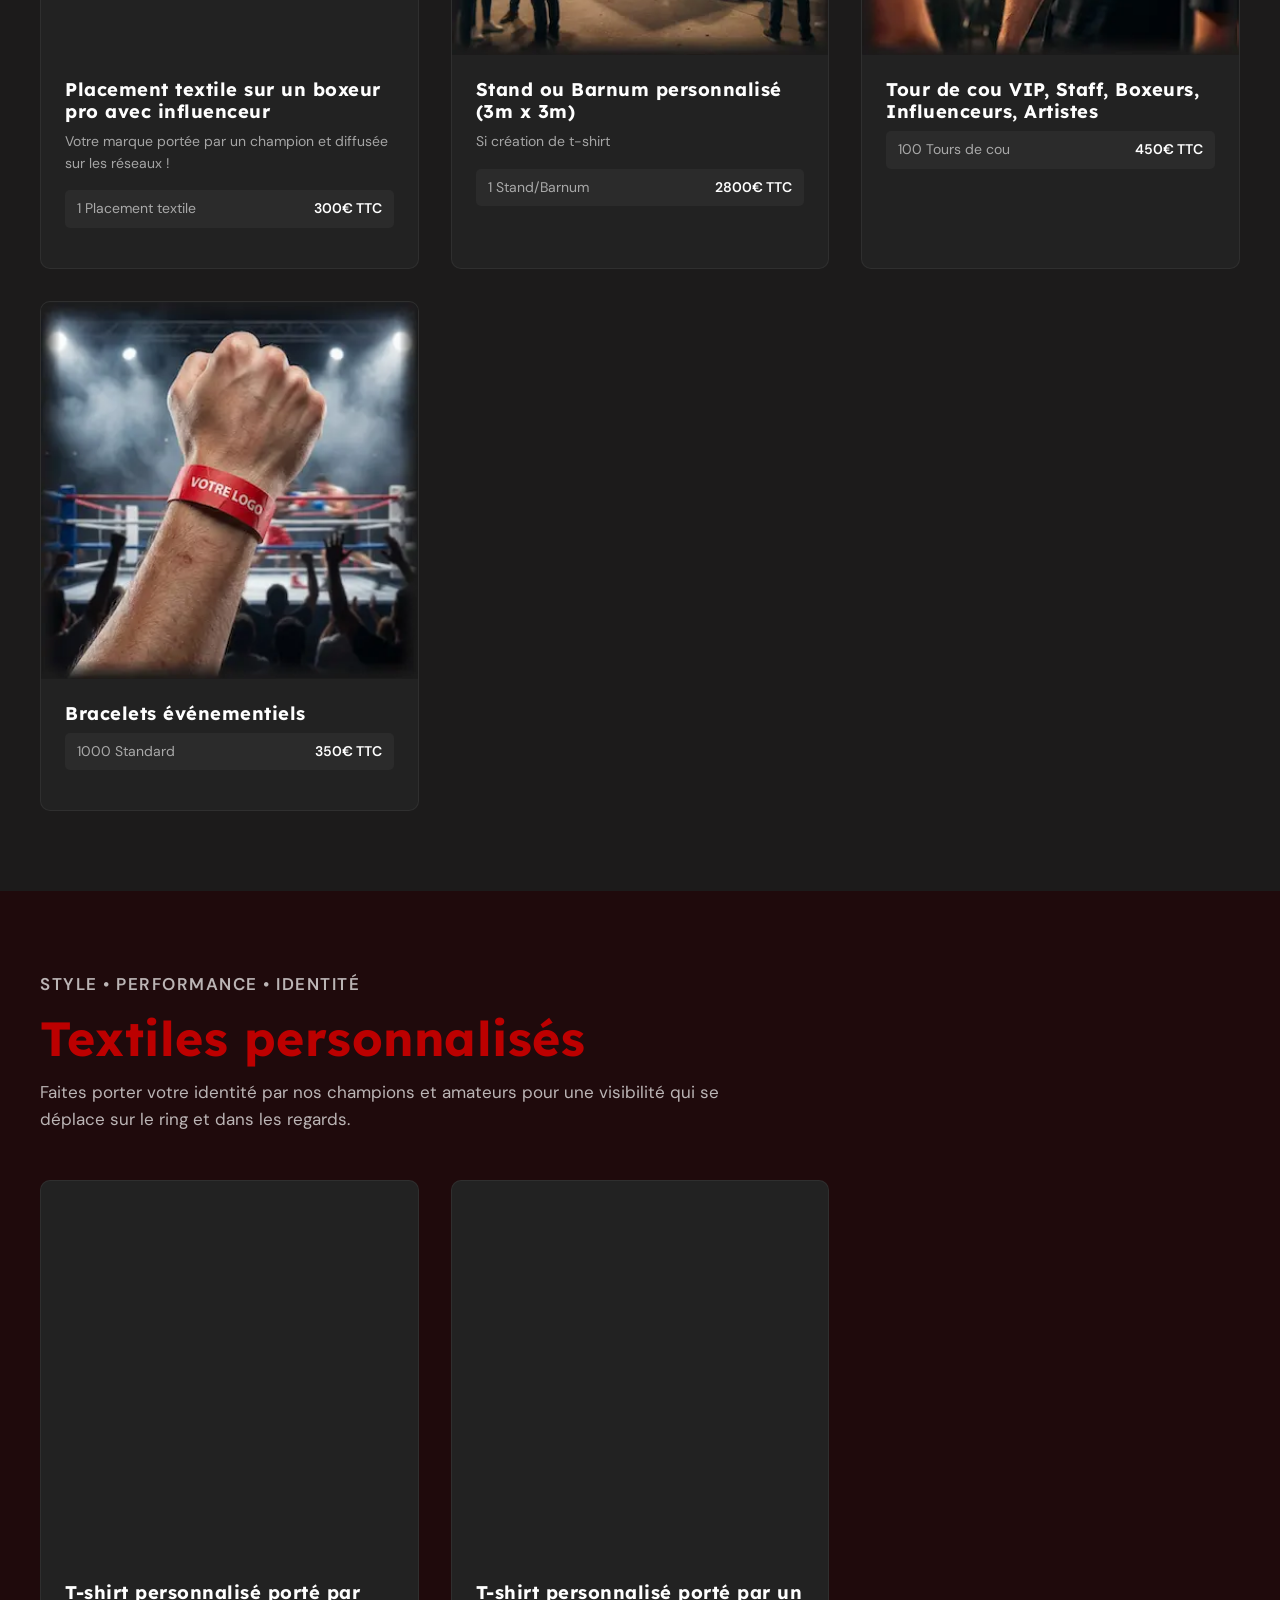
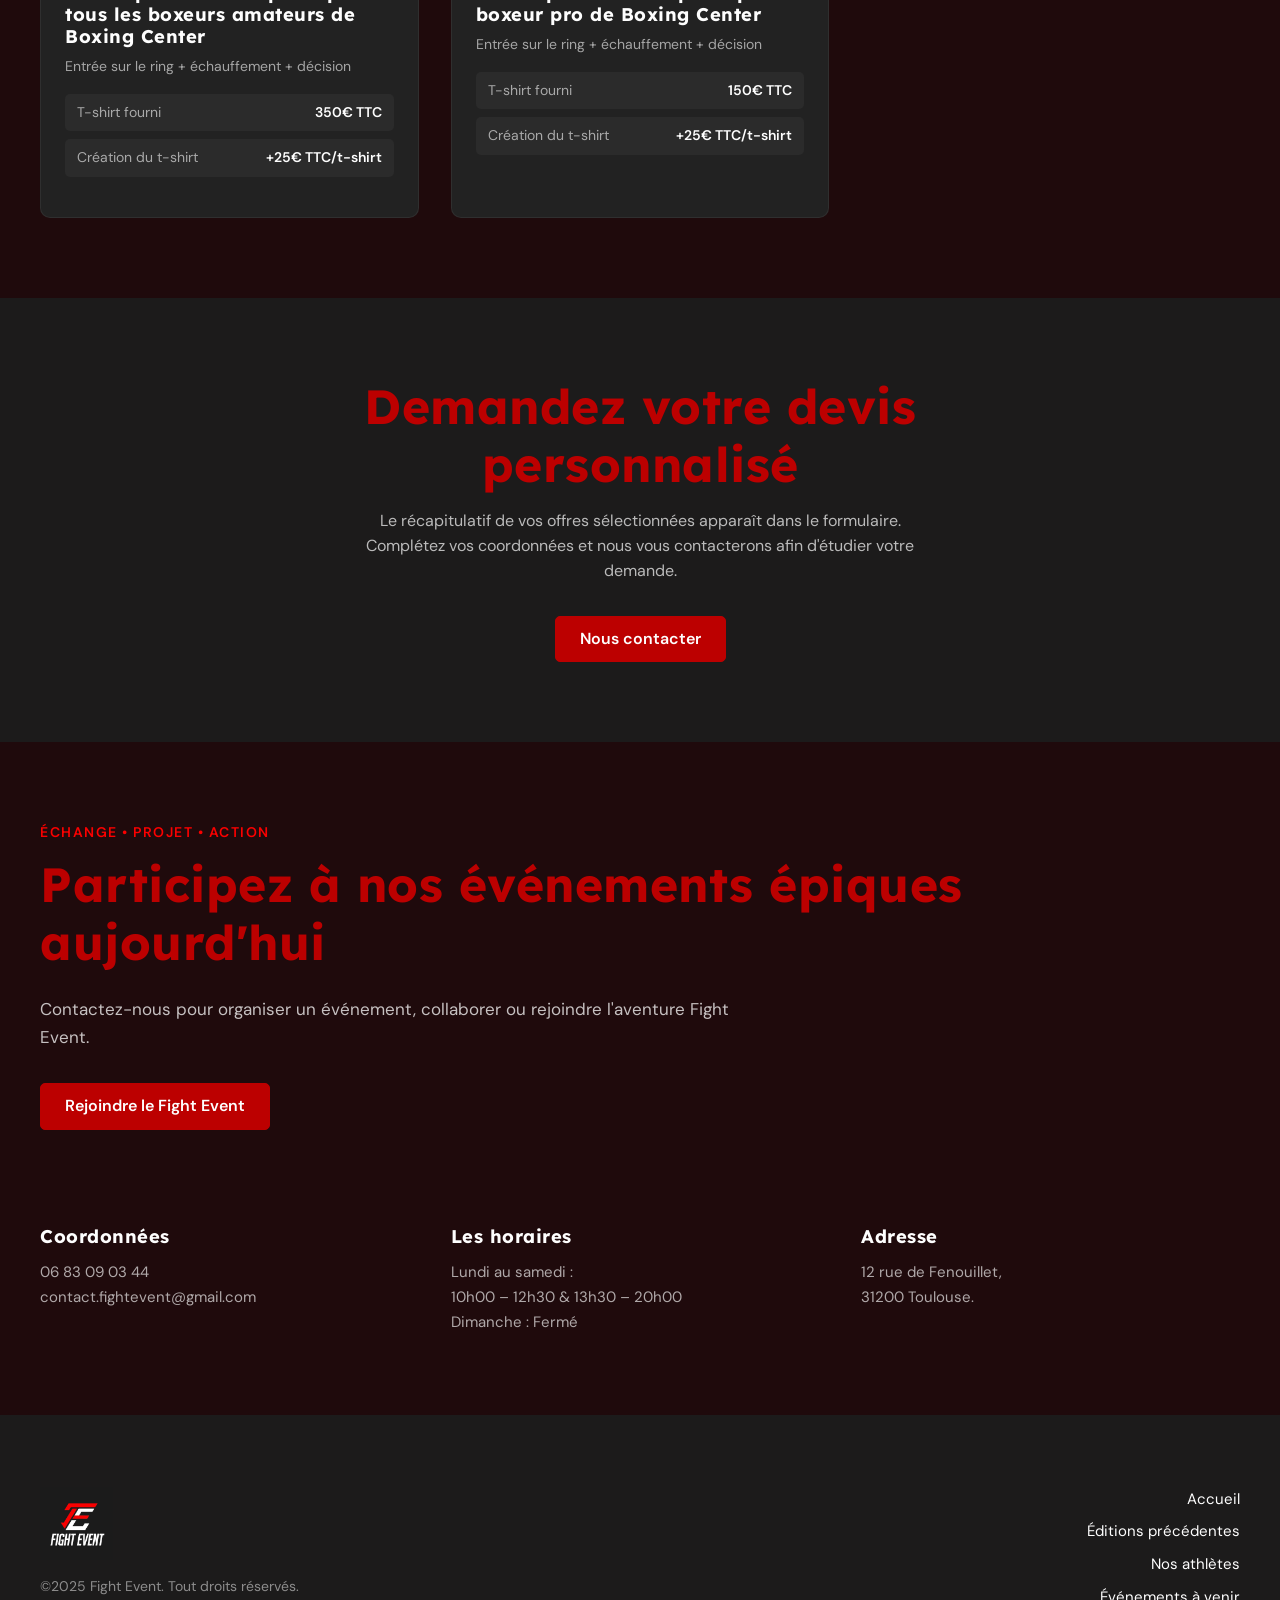
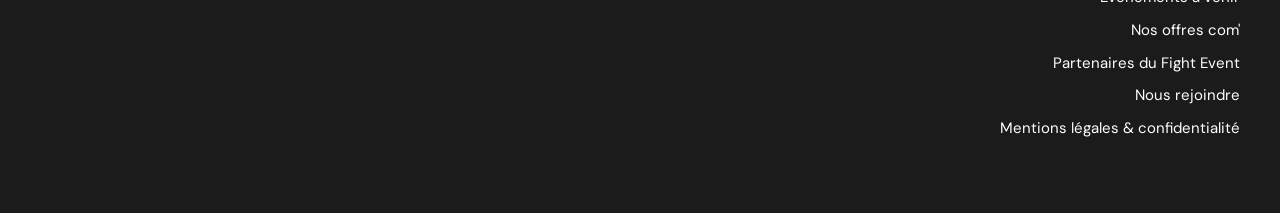
<file: offres-communication-fight-event-toulouse/index.html>
<!DOCTYPE html>
<html lang="fr-FR">
<head>
<meta charset="UTF-8">
<meta name="viewport" content="width=device-width, initial-scale=1">
<title>Offres de communication – Fight Event Toulouse</title>
<meta name="description" content="Découvrez les offres de communication et de sponsoring Fight Event Toulouse : supports physiques, présence digitale, textiles personnalisés et plus.">
<link rel="canonical" href="/offres-communication-fight-event-toulouse/">
<meta property="og:locale" content="fr_FR">
<meta property="og:type" content="website">
<meta property="og:title" content="Offres de communication – Fight Event Toulouse">
<meta property="og:url" content="/offres-communication-fight-event-toulouse/">
<meta property="og:site_name" content="Fight Event">
<link rel="icon" href="/fight-event-assets/favicon.webp" sizes="32x32">
<link rel="apple-touch-icon" href="/fight-event-assets/favicon.webp">
<link href="https://fonts.googleapis.com" rel="preconnect">
<link href="https://fonts.gstatic.com" crossorigin="anonymous" rel="preconnect">
<link href="https://fonts.googleapis.com/css?family=DM+Sans:400,500,600,700|Lexend:400,700&display=swap" rel="stylesheet">
<style>
/* ========== RESET & BASE ========== */
*, *::before, *::after { box-sizing: border-box; margin: 0; padding: 0; }
html { font-size: 100%; scroll-behavior: smooth; }
body {
  font-family: 'DM Sans', sans-serif;
  font-weight: 400;
  font-size: 16px;
  line-height: 1.55;
  color: #fefefe;
  background-color: #1c1b1b;
  -webkit-font-smoothing: antialiased;
}
a { color: inherit; text-decoration: none; }
img, video { max-width: 100%; height: auto; display: block; }
h1, h2, h3, h4, h5, h6 {
  font-family: 'Lexend', sans-serif;
  font-weight: 700;
  letter-spacing: 0.5px;
  color: #bc0000;
  line-height: 1.2;
}
h1 { font-size: 3.5rem; line-height: 1.1; }
h2 { font-size: 3rem; }
h3 { font-size: 2.5rem; }
h4 { font-size: 2rem; }
p { margin-bottom: 0; }
ul { list-style: none; }

:root {
  --color-0: #fefefe;
  --color-1: #feffff;
  --color-2: #1c1b1b;
  --color-3: #222222;
  --color-4: #d9d9d9;
  --color-5: #fb0000;
  --color-6: #bc0000;
  --color-7: #1f0a0c;
  --color-8: #222222;
  --max-width: 1280px;
}

/* ========== HEADER ========== */
.site-header {
  background-color: var(--color-2);
  border-bottom: 1px solid var(--color-2);
  position: sticky;
  top: 0;
  z-index: 1000;
}
.header-inner {
  max-width: var(--max-width);
  margin: 0 auto;
  display: flex;
  align-items: center;
  justify-content: space-between;
  min-height: 80px;
  padding: 0 40px;
}
.site-logo img { width: 200px; height: auto; }
.header-nav { display: flex; align-items: center; gap: 0; }
.header-nav ul { display: flex; align-items: center; gap: 0; }
.header-nav .menu-link {
  display: block;
  padding: 0 16px;
  font-weight: 500;
  color: var(--color-0);
  line-height: 80px;
  position: relative;
  transition: color 0.2s;
}
.header-nav .menu-link:hover { color: var(--color-5); }
.header-nav .menu-link::before {
  content: '';
  position: absolute;
  bottom: 0;
  left: 50%;
  width: 0;
  height: 1px;
  background: currentColor;
  transition: width 0.3s, left 0.3s;
}
.header-nav .menu-link:hover::before {
  width: calc(100% - 1.2em);
  left: 0.6em;
}
.has-submenu { position: relative; }
.has-submenu .sub-menu {
  display: none;
  position: absolute;
  top: 100%;
  left: 0;
  background: var(--color-2);
  border-top: 2px solid var(--color-6);
  min-width: 220px;
  z-index: 100;
}
.has-submenu:hover .sub-menu { display: block; }
.sub-menu .menu-link {
  line-height: 1.5;
  padding: 10px 20px;
  display: block;
  font-size: 14px;
}
.sub-menu .menu-link:hover { color: var(--color-5); }
.dropdown-arrow {
  display: inline-block;
  width: 10px;
  height: 10px;
  margin-left: 4px;
  vertical-align: middle;
}
.dropdown-arrow svg { width: 10px; height: 6px; fill: currentColor; }
.header-cta .btn {
  display: inline-block;
  padding: 8px 18px;
  border: 1px solid var(--color-5);
  border-radius: 5px;
  color: var(--color-0);
  background: transparent;
  font-weight: 600;
  transition: all 0.2s;
  cursor: pointer;
  font-size: 16px;
}
.header-cta .btn:hover {
  background: var(--color-6);
  border-color: var(--color-6);
  color: var(--color-0);
}
.mobile-toggle {
  display: none;
  background: transparent;
  border: 1px solid var(--color-0);
  border-radius: 3px;
  padding: 6px 8px;
  color: var(--color-0);
  cursor: pointer;
}
.mobile-toggle svg { width: 24px; height: 24px; fill: currentColor; }
.mobile-menu {
  display: none;
  background: var(--color-3);
}
.mobile-menu.active { display: block; }
.mobile-menu a {
  display: block;
  padding: 12px 32px;
  color: var(--color-0);
  font-weight: 500;
  border-bottom: 1px solid rgba(255,255,255,0.05);
}
.mobile-menu a:hover { color: var(--color-3); background: var(--color-4); }

/* ========== SECTIONS ========== */
.section {
  padding: 80px 40px;
  position: relative;
}
.section-inner {
  max-width: var(--max-width);
  margin: 0 auto;
}
.section-prefix {
  font-family: 'DM Sans', sans-serif;
  font-size: 14px;
  font-weight: 600;
  text-transform: uppercase;
  letter-spacing: 1.5px;
  color: var(--color-5);
  margin-bottom: 12px;
}
.section-title { margin-bottom: 24px; }
.section-desc {
  color: rgba(254, 254, 254, 0.75);
  max-width: 700px;
  font-size: 17px;
  line-height: 1.65;
  margin-bottom: 32px;
}

/* ========== BUTTONS ========== */
.btn-primary {
  display: inline-block;
  padding: 10px 24px;
  background: var(--color-6);
  color: var(--color-0);
  border: 1px solid var(--color-6);
  border-radius: 5px;
  font-weight: 600;
  font-size: 16px;
  cursor: pointer;
  transition: all 0.2s;
}
.btn-primary:hover {
  background: var(--color-5);
  border-color: var(--color-5);
  transform: translateY(-1px);
}

/* ========== HERO ========== */
.page-hero {
  background: var(--color-7);
  padding: 100px 40px 60px;
  text-align: center;
}
.page-hero .section-inner { max-width: 800px; }
.page-hero h1 { margin-bottom: 24px; }
.page-hero .hero-desc {
  color: rgba(254, 254, 254, 0.7);
  font-size: 17px;
  line-height: 1.7;
  max-width: 700px;
  margin: 0 auto;
}

/* ========== OFFERS CATEGORY ========== */
.offers-category {
  padding: 80px 40px;
}
.offers-category:nth-child(odd) { background: var(--color-2); }
.offers-category:nth-child(even) { background: var(--color-7); }
.offers-category .section-inner { max-width: var(--max-width); margin: 0 auto; }
.category-header {
  margin-bottom: 48px;
}
.category-header h2 { margin-bottom: 12px; }
.category-header p {
  color: rgba(254,254,254,0.7);
  font-size: 17px;
  max-width: 700px;
}

.offers-grid {
  display: grid;
  grid-template-columns: repeat(3, 1fr);
  gap: 32px;
}
.offer-card {
  background: var(--color-3);
  border-radius: 10px;
  overflow: hidden;
  border: 1px solid rgba(255,255,255,0.06);
}
.offer-card video,
.offer-card img {
  width: 100%;
  aspect-ratio: 1;
  object-fit: cover;
  display: block;
}
.offer-card-content { padding: 24px; }
.offer-card h3 {
  font-size: 1.15rem;
  color: var(--color-0);
  margin-bottom: 8px;
}
.offer-card .offer-desc {
  color: rgba(254, 254, 254, 0.6);
  font-size: 14px;
  margin-bottom: 16px;
}
.offer-pricing {
  display: flex;
  flex-direction: column;
  gap: 8px;
  margin-bottom: 16px;
}
.offer-row {
  display: flex;
  justify-content: space-between;
  background: rgba(255,255,255,0.04);
  padding: 8px 12px;
  border-radius: 5px;
  font-size: 14px;
}
.offer-row .label { color: rgba(254,254,254,0.6); }
.offer-row .price { color: var(--color-0); font-weight: 600; }

/* ========== CONTACT ========== */
.contact-section { background: var(--color-7); }
.contact-grid {
  display: grid;
  grid-template-columns: repeat(3, 1fr);
  gap: 32px;
  margin-top: 48px;
}
.contact-card h3 {
  font-size: 1.15rem;
  color: var(--color-0);
  margin-bottom: 12px;
}
.contact-card p {
  color: rgba(254, 254, 254, 0.65);
  font-size: 15px;
  line-height: 1.65;
}

/* ========== DEVIS ========== */
.devis-section {
  background: var(--color-2);
  padding: 80px 40px;
  text-align: center;
}
.devis-section .section-inner { max-width: 600px; }
.devis-section h2 { margin-bottom: 16px; }
.devis-section p {
  color: rgba(254,254,254,0.7);
  font-size: 16px;
  margin-bottom: 32px;
}

/* ========== FOOTER ========== */
.site-footer {
  background: var(--color-2);
  padding: 72px 40px;
}
.footer-inner {
  max-width: var(--max-width);
  margin: 0 auto;
  display: grid;
  grid-template-columns: 1fr 1fr;
  gap: 40px;
  align-items: start;
}
.footer-brand img { width: 73px; height: auto; margin-bottom: 16px; }
.footer-brand p { color: rgba(254,254,254,0.5); font-size: 14px; }
.footer-nav { text-align: right; }
.footer-nav ul { display: flex; flex-direction: column; align-items: flex-end; gap: 8px; }
.footer-nav a {
  color: var(--color-0);
  font-size: 15px;
  transition: color 0.2s;
}
.footer-nav a:hover { color: var(--color-5); }

/* ========== SCROLL TO TOP ========== */
.scroll-top {
  position: fixed;
  bottom: 30px;
  right: 30px;
  width: 40px;
  height: 40px;
  background: var(--color-0);
  border-radius: 2px;
  display: flex;
  align-items: center;
  justify-content: center;
  cursor: pointer;
  z-index: 999;
  opacity: 0;
  transition: opacity 0.3s;
}
.scroll-top.visible { opacity: 1; }
.scroll-top svg { width: 16px; height: 16px; fill: var(--color-5); transform: rotate(180deg); }
.scroll-top:hover { background: var(--color-5); }
.scroll-top:hover svg { fill: var(--color-0); }

/* ========== ANIMATIONS ========== */
.fade-up {
  opacity: 0;
  transform: translateY(30px);
  transition: opacity 0.5s ease, transform 0.5s ease;
}
.fade-up.visible {
  opacity: 1;
  transform: translateY(0);
}

/* ========== RESPONSIVE ========== */
@media (max-width: 1024px) {
  h1 { font-size: 2.8rem; }
  h2 { font-size: 2.4rem; }
  .offers-grid { grid-template-columns: repeat(2, 1fr); }
}
@media (max-width: 921px) {
  .header-nav, .header-cta { display: none; }
  .mobile-toggle { display: block; }
  .header-inner { padding: 0 20px; }
  .section, .offers-category { padding: 60px 24px; }
  .page-hero { padding: 60px 24px 40px; }
  h1 { font-size: 2.2rem; }
  h2 { font-size: 2rem; }
  .site-footer { padding: 40px 24px; }
  .footer-inner { grid-template-columns: 1fr; gap: 32px; }
  .footer-nav { text-align: left; }
  .footer-nav ul { align-items: flex-start; }
}
@media (max-width: 544px) {
  h1 { font-size: 1.8rem; }
  h2 { font-size: 1.6rem; }
  .offers-grid { grid-template-columns: 1fr; }
  .contact-grid { grid-template-columns: 1fr; }
  .section, .offers-category { padding: 48px 16px; }
  .page-hero { padding: 48px 16px 32px; }
}
</style>
</head>
<body>

<!-- ==================== HEADER ==================== -->
<header class="site-header" id="masthead">
  <div class="header-inner">
    <a href="/" class="site-logo">
      <img src="/fight-event-assets/logo.png" alt="Fight Event – Logo" width="200" height="67" decoding="async">
    </a>
    <nav class="header-nav" id="desktop-nav">
      <ul>
        <li><a href="/" class="menu-link">Accueil</a></li>
        <li><a href="/athletes-combattants-fight-event/" class="menu-link">Nos athlètes</a></li>
        <li class="has-submenu">
          <a href="#" class="menu-link">L'agenda
            <span class="dropdown-arrow"><svg viewBox="57 35.171 26 16.043"><path d="M57.5,38.193l12.5,12.5l12.5-12.5l-2.5-2.5l-10,10l-10-10L57.5,38.193z"/></svg></span>
          </a>
          <ul class="sub-menu">
            <li><a href="/evenements-boxe-fight-event/" class="menu-link">Éditions précédentes</a></li>
            <li><a href="/evenements-a-venir-fight-event/" class="menu-link">Événements à venir</a></li>
          </ul>
        </li>
        <li><a href="/offres-communication-fight-event-toulouse/" class="menu-link" aria-current="page">Nos offres com'</a></li>
        <li><a href="/partenaires-fight-event/" class="menu-link">Nos partenaires</a></li>
      </ul>
    </nav>
    <div class="header-cta">
      <a href="/contact-fight-event" class="btn">Nous rejoindre</a>
    </div>
    <button class="mobile-toggle" id="mobile-toggle" aria-label="Menu" aria-expanded="false">
      <svg viewBox="0 0 24 28"><path d="M24 21v2c0 0.547-0.453 1-1 1h-22c-0.547 0-1-0.453-1-1v-2c0-0.547 0.453-1 1-1h22c0.547 0 1 0.453 1 1zM24 13v2c0 0.547-0.453 1-1 1h-22c-0.547 0-1-0.453-1-1v-2c0-0.547 0.453-1 1-1h22c0.547 0 1 0.453 1 1zM24 5v2c0 0.547-0.453 1-1 1h-22c-0.547 0-1-0.453-1-1v-2c0-0.547 0.453-1 1-1h22c0.547 0 1 0.453 1 1z"/></svg>
    </button>
  </div>
  <div class="mobile-menu" id="mobile-menu">
    <a href="/">Accueil</a>
    <a href="/evenements-boxe-fight-event/">Éditions précédentes</a>
    <a href="/athletes-combattants-fight-event/">Nos athlètes</a>
    <a href="/evenements-a-venir-fight-event/">Événements à venir</a>
    <a href="/offres-communication-fight-event-toulouse/">Nos offres com'</a>
    <a href="/partenaires-fight-event/">Partenaires du Fight Event</a>
    <a href="/contact-fight-event/">Nous rejoindre</a>
  </div>
</header>

<!-- ==================== PAGE HERO ==================== -->
<section class="page-hero">
  <div class="section-inner">
    <p class="section-prefix">Stratégie • Influence • Promotion</p>
    <h1>Compose ta com'</h1>
    <p class="hero-desc">Fight Event Toulouse propose une large gamme d'offres de communication et de sponsoring pour permettre aux entreprises de gagner en visibilité lors de nos événements. Que ce soit via des supports physiques, des interventions digitales, ou des interactions directes avec le public, chaque offre est pensée pour valoriser votre marque de manière impactante.</p>
  </div>
</section>

<!-- ==================== SUPPORTS PHYSIQUES ==================== -->
<section class="offers-category fade-up">
  <div class="section-inner">
    <div class="category-header">
      <p class="section-prefix">Visibilité • Impact • Signalétique</p>
      <h2>Supports physiques et signalétique</h2>
      <p>Faites briller votre marque au cœur de l'action grâce à des supports visibles et impactants qui attirent tous les regards pendant nos événements à Toulouse.</p>
    </div>
    <div class="offers-grid">
      <!-- Totem -->
      <div class="offer-card">
        <img src="/fight-event-assets/totem-offre-communication-evenements-boxe-toulouse.webp" alt="Totem publicitaire" loading="lazy">
        <div class="offer-card-content">
          <h3>Totem publicitaire</h3>
          <p class="offer-desc">Attirez tous les regards avec votre totem au cœur de l'événement !</p>
          <div class="offer-pricing">
            <div class="offer-row"><span class="label">Totem 1m</span><span class="price">250€ TTC</span></div>
            <div class="offer-row"><span class="label">Totem 85cm</span><span class="price">150€ TTC</span></div>
          </div>
        </div>
      </div>
      <!-- Bâche de ring -->
      <div class="offer-card">
        <img src="/fight-event-assets/bache-ring-offre-communication-evenements-boxe-toulouse.webp" alt="Bâche de ring" loading="lazy">
        <div class="offer-card-content">
          <h3>Bâche de ring 2m/1m</h3>
          <p class="offer-desc">Votre marque au centre de l'action, visible de tous les spectateurs !</p>
          <div class="offer-pricing">
            <div class="offer-row"><span class="label">Bâche complète</span><span class="price">750€ TTC</span></div>
          </div>
        </div>
      </div>
      <!-- Jupes de ring -->
      <div class="offer-card">
        <img src="/fight-event-assets/jupe-ring-offre-communication-evenements-boxe-toulouse.webp" alt="Jupes de ring personnalisées" loading="lazy">
        <div class="offer-card-content">
          <h3>Jupes de ring personnalisées</h3>
          <p class="offer-desc">Une visibilité sur le ring à chaque round, partout où l'action se passe !</p>
          <div class="offer-pricing">
            <div class="offer-row"><span class="label">1/2 Jupe</span><span class="price">200€ TTC</span></div>
            <div class="offer-row"><span class="label">1 Jupe</span><span class="price">340€ TTC</span></div>
            <div class="offer-row"><span class="label">3 Jupes</span><span class="price">800€ TTC</span></div>
          </div>
        </div>
      </div>
      <!-- Coins de ring -->
      <div class="offer-card">
        <img src="/fight-event-assets/coins-ring-offre-communication-evenements-boxe-toulouse.webp" alt="Coins de ring personnalisables" loading="lazy">
        <div class="offer-card-content">
          <h3>Coins de ring personnalisables</h3>
          <p class="offer-desc">Transformez chaque coin du ring en un espace de marque stratégique !</p>
          <div class="offer-pricing">
            <div class="offer-row"><span class="label">1 Coin</span><span class="price">175€ TTC</span></div>
            <div class="offer-row"><span class="label">4 Coins</span><span class="price">550€ TTC</span></div>
          </div>
        </div>
      </div>
      <!-- Plinthes -->
      <div class="offer-card">
        <img src="/fight-event-assets/plinthes-offre-communication-evenements-boxe-toulouse.webp" alt="Plinthes de ring" loading="lazy">
        <div class="offer-card-content">
          <h3>Plinthes de ring</h3>
          <p class="offer-desc">Votre logo à hauteur d'œil pour un impact maximum !</p>
          <div class="offer-pricing">
            <div class="offer-row"><span class="label">1 plinthe</span><span class="price">200€ TTC</span></div>
            <div class="offer-row"><span class="label">4 plinthes</span><span class="price">600€ TTC</span></div>
          </div>
        </div>
      </div>
      <!-- Comptoir LED -->
      <div class="offer-card">
        <img src="/fight-event-assets/comptoir-offre-communication-evenements-boxe-toulouse.webp" alt="Comptoir d'accueil lumineux LED" loading="lazy">
        <div class="offer-card-content">
          <h3>Comptoir d'accueil lumineux LED</h3>
          <p class="offer-desc">Offrez un accueil professionnel, moderne et parfaitement identifiable.</p>
          <div class="offer-pricing">
            <div class="offer-row"><span class="label">1 Comptoir LED</span><span class="price">480€ TTC</span></div>
          </div>
        </div>
      </div>
      <!-- Mur d'image -->
      <div class="offer-card">
        <img src="/fight-event-assets/mur-offre-communication-evenements-boxe-toulouse.webp" alt="Mur d'image" loading="lazy">
        <div class="offer-card-content">
          <h3>Mur d'image 2,95m x 2,38m</h3>
          <p class="offer-desc">Une impression visuelle massive dès l'entrée de l'événement !</p>
          <div class="offer-pricing">
            <div class="offer-row"><span class="label">1 mur</span><span class="price">520€ TTC</span></div>
          </div>
        </div>
      </div>
      <!-- Ballons -->
      <div class="offer-card">
        <img src="/fight-event-assets/ballon-offre-communication-evenements-boxe-toulouse.webp" alt="Ballons personnalisés" loading="lazy">
        <div class="offer-card-content">
          <h3>Ballons personnalisés</h3>
          <p class="offer-desc">Faites flotter votre marque dans toutes les mains et les regards !</p>
          <div class="offer-pricing">
            <div class="offer-row"><span class="label">100 Ballons</span><span class="price">350€ TTC</span></div>
            <div class="offer-row"><span class="label">500 Ballons</span><span class="price">420€ TTC</span></div>
          </div>
        </div>
      </div>
      <!-- Flyers -->
      <div class="offer-card">
        <video autoplay loop muted playsinline src="/fight-event-assets/flyers-personnalises-offre-communication-evenements-boxe-toulouse.mp4"></video>
        <div class="offer-card-content">
          <h3>Flyers personnalisés et exclusifs</h3>
          <p class="offer-desc">Distribuez votre message directement à votre public cible !</p>
          <div class="offer-pricing">
            <div class="offer-row"><span class="label">2000 Flyers</span><span class="price">350€ TTC</span></div>
          </div>
        </div>
      </div>
      <!-- Flyers A5 -->
      <div class="offer-card">
        <video autoplay loop muted playsinline src="/fight-event-assets/logo-flyer-format-a5-offre-communication-evenements-boxe-toulouse.mp4"></video>
        <div class="offer-card-content">
          <h3>Flyers format A5 personnalisés et exclusifs</h3>
          <p class="offer-desc">Distribuez votre message directement sur les pare-brises des voitures !</p>
          <div class="offer-pricing">
            <div class="offer-row"><span class="label">2000 flyers</span><span class="price">350€ TTC</span></div>
          </div>
        </div>
      </div>
      <!-- Stylos -->
      <div class="offer-card">
        <img src="/fight-event-assets/stylos-offre-communication-evenements-boxe-toulouse.webp" alt="Stylos personnalisés" loading="lazy">
        <div class="offer-card-content">
          <h3>Stylos personnalisés</h3>
          <p class="offer-desc">Petit objet, grande visibilité – votre marque partout !</p>
          <div class="offer-pricing">
            <div class="offer-row"><span class="label">100 Stylos</span><span class="price">325€ TTC</span></div>
            <div class="offer-row"><span class="label">500 Stylos</span><span class="price">480€ TTC</span></div>
          </div>
        </div>
      </div>
      <!-- Gobelets -->
      <div class="offer-card">
        <img src="/fight-event-assets/gobelts-offre-communication-evenements-boxe-toulouse.webp" alt="Gobelets personnalisés" loading="lazy">
        <div class="offer-card-content">
          <h3>Gobelets personnalisés</h3>
          <p class="offer-desc">Votre logo au cœur des moments de convivialité !</p>
          <div class="offer-pricing">
            <div class="offer-row"><span class="label">500 Gobelets</span><span class="price">550€ TTC</span></div>
          </div>
        </div>
      </div>
    </div>
  </div>
</section>

<!-- ==================== PRÉSENCE DIGITALE ==================== -->
<section class="offers-category fade-up">
  <div class="section-inner">
    <div class="category-header">
      <p class="section-prefix">Digital • Réseaux • Influence</p>
      <h2>Présence digitale et réseaux sociaux</h2>
      <p>Profitez de la puissance des réseaux et de nos vidéos pour toucher votre audience là où elle est, avant, pendant et après le gala à Toulouse.</p>
    </div>
    <div class="offers-grid">
      <!-- Placement produit IA -->
      <div class="offer-card">
        <video autoplay loop muted playsinline src="/fight-event-assets/placement-produit-ia-offre-communication-evenements-boxe-toulouse.mp4"></video>
        <div class="offer-card-content">
          <h3>Placement de produit sur vidéo IA</h3>
          <p class="offer-desc">Votre produit mis en avant là où votre audience est active ! Instagram, TikTok, Facebook</p>
          <div class="offer-pricing">
            <div class="offer-row"><span class="label">1 vidéo</span><span class="price">250€ TTC</span></div>
            <div class="offer-row"><span class="label">1 vidéo pour Trophy</span><span class="price">150€ TTC</span></div>
          </div>
        </div>
      </div>
      <!-- Vidéo dédiée -->
      <div class="offer-card">
        <video autoplay loop muted playsinline src="/fight-event-assets/video-dediee-avec-boxeur-offre-communication-evenements-boxe-toulouse.mp4"></video>
        <div class="offer-card-content">
          <h3>Vidéo dédiée et personnalisée avec un boxeur pro</h3>
          <p class="offer-desc">Une vidéo unique pour raconter votre histoire avec nos champions !</p>
          <div class="offer-pricing">
            <div class="offer-row"><span class="label">1 vidéo</span><span class="price">350€ TTC</span></div>
          </div>
        </div>
      </div>
      <!-- Story remerciements -->
      <div class="offer-card">
        <video autoplay loop muted playsinline src="/fight-event-assets/story-remerciements-offre-communication-evenements-boxe-toulouse.mp4"></video>
        <div class="offer-card-content">
          <h3>Story de remerciements sur les réseaux du Boxing Center</h3>
          <p class="offer-desc">Remerciez et engagez votre audience en un post !</p>
          <div class="offer-pricing">
            <div class="offer-row"><span class="label">1 Story</span><span class="price">60€ TTC</span></div>
          </div>
        </div>
      </div>
      <!-- Notification push -->
      <div class="offer-card">
        <video autoplay loop muted playsinline src="/fight-event-assets/notification-push-offre-communication-evenements-boxe-toulouse.mp4"></video>
        <div class="offer-card-content">
          <h3>Notification Push + email à la base clients</h3>
          <p class="offer-desc">Touchez directement nos fans avec votre message clé depuis notre application dédiée !</p>
          <div class="offer-pricing">
            <div class="offer-row"><span class="label">1 Story</span><span class="price">60€ TTC</span></div>
          </div>
        </div>
      </div>
    </div>
  </div>
</section>

<!-- ==================== PRÉSENCE SUR L'ÉVÉNEMENT ==================== -->
<section class="offers-category fade-up">
  <div class="section-inner">
    <div class="category-header">
      <p class="section-prefix">Événement • Interaction • Expérience</p>
      <h2>Présence sur l'événement et interactions directes</h2>
      <p>Créez un lien direct avec le public et laissez votre marque s'inviter au cœur de l'expérience Fight Event Toulouse.</p>
    </div>
    <div class="offers-grid">
      <!-- Logo flyer programme -->
      <div class="offer-card">
        <video autoplay loop muted playsinline src="/fight-event-assets/logo-flyer-programme-soiree-offre-communication-evenements-boxe-toulouse.mp4"></video>
        <div class="offer-card-content">
          <h3>Logo sur le flyer programme de la soirée</h3>
          <p class="offer-desc">Distribué et posé sur chaque place du chapiteau</p>
          <div class="offer-pricing">
            <div class="offer-row"><span class="label">Logo sur flyers</span><span class="price">90€ TTC</span></div>
          </div>
        </div>
      </div>
      <!-- Écran géant -->
      <div class="offer-card">
        <video autoplay loop muted playsinline src="/fight-event-assets/presence-ecran-geant-offre-communication-evenements-boxe-toulouse.mp4"></video>
        <div class="offer-card-content">
          <h3>Présence sur l'écran géant</h3>
          <p class="offer-desc">Votre logo en grand pour ne jamais passer inaperçu !</p>
          <div class="offer-pricing">
            <div class="offer-row"><span class="label">1 présence</span><span class="price">180€ TTC</span></div>
          </div>
        </div>
      </div>
      <!-- Remise trophée -->
      <div class="offer-card">
        <video autoplay loop muted playsinline src="/fight-event-assets/remise-trophee-prise-parole-offre-communication-evenements-boxe-toulouse.mp4"></video>
        <div class="offer-card-content">
          <h3>Remise de trophée / prise de parole au micro</h3>
          <p class="offer-desc">Faites briller votre marque sur scène et dans le cœur du public !</p>
          <div class="offer-pricing">
            <div class="offer-row"><span class="label">1 Remise + micro</span><span class="price">90€ TTC</span></div>
          </div>
        </div>
      </div>
      <!-- Placement textile -->
      <div class="offer-card">
        <video autoplay loop muted playsinline src="/fight-event-assets/boxeur-influenceur-offre-communication-evenements-boxe-toulouse.mp4"></video>
        <div class="offer-card-content">
          <h3>Placement textile sur un boxeur pro avec influenceur</h3>
          <p class="offer-desc">Votre marque portée par un champion et diffusée sur les réseaux !</p>
          <div class="offer-pricing">
            <div class="offer-row"><span class="label">1 Placement textile</span><span class="price">300€ TTC</span></div>
          </div>
        </div>
      </div>
      <!-- Stand Barnum -->
      <div class="offer-card">
        <img src="/fight-event-assets/stand-barnum-offre-communication-evenements-boxe-toulouse.webp" alt="Stand ou Barnum personnalisé" loading="lazy">
        <div class="offer-card-content">
          <h3>Stand ou Barnum personnalisé (3m x 3m)</h3>
          <p class="offer-desc">Si création de t-shirt</p>
          <div class="offer-pricing">
            <div class="offer-row"><span class="label">1 Stand/Barnum</span><span class="price">2800€ TTC</span></div>
          </div>
        </div>
      </div>
      <!-- Tours de cou -->
      <div class="offer-card">
        <img src="/fight-event-assets/tour-cou-offre-communication-evenements-boxe-toulouse.webp" alt="Tour de cou VIP" loading="lazy">
        <div class="offer-card-content">
          <h3>Tour de cou VIP, Staff, Boxeurs, Influenceurs, Artistes</h3>
          <div class="offer-pricing">
            <div class="offer-row"><span class="label">100 Tours de cou</span><span class="price">450€ TTC</span></div>
          </div>
        </div>
      </div>
      <!-- Bracelets -->
      <div class="offer-card">
        <img src="/fight-event-assets/bracelets-offre-communication-evenements-boxe-toulouse.webp" alt="Bracelets événementiels" loading="lazy">
        <div class="offer-card-content">
          <h3>Bracelets événementiels</h3>
          <div class="offer-pricing">
            <div class="offer-row"><span class="label">1000 Standard</span><span class="price">350€ TTC</span></div>
          </div>
        </div>
      </div>
    </div>
  </div>
</section>

<!-- ==================== TEXTILES ==================== -->
<section class="offers-category fade-up">
  <div class="section-inner">
    <div class="category-header">
      <p class="section-prefix">Style • Performance • Identité</p>
      <h2>Textiles personnalisés</h2>
      <p>Faites porter votre identité par nos champions et amateurs pour une visibilité qui se déplace sur le ring et dans les regards.</p>
    </div>
    <div class="offers-grid">
      <!-- T-shirt amateur -->
      <div class="offer-card">
        <video autoplay loop muted playsinline src="/fight-event-assets/t-shirt-personnalise-boxeur-amateur-offre-communication-evenements-boxe-toulouse.mp4"></video>
        <div class="offer-card-content">
          <h3>T-shirt personnalisé porté par tous les boxeurs amateurs de Boxing Center</h3>
          <p class="offer-desc">Entrée sur le ring + échauffement + décision</p>
          <div class="offer-pricing">
            <div class="offer-row"><span class="label">T-shirt fourni</span><span class="price">350€ TTC</span></div>
            <div class="offer-row"><span class="label">Création du t-shirt</span><span class="price">+25€ TTC/t-shirt</span></div>
          </div>
        </div>
      </div>
      <!-- T-shirt pro -->
      <div class="offer-card">
        <video autoplay loop muted playsinline src="/fight-event-assets/t-shirt-personnalise-boxeur-pro-offre-communication-evenements-boxe-toulouse.mp4"></video>
        <div class="offer-card-content">
          <h3>T-shirt personnalisé porté par un boxeur pro de Boxing Center</h3>
          <p class="offer-desc">Entrée sur le ring + échauffement + décision</p>
          <div class="offer-pricing">
            <div class="offer-row"><span class="label">T-shirt fourni</span><span class="price">150€ TTC</span></div>
            <div class="offer-row"><span class="label">Création du t-shirt</span><span class="price">+25€ TTC/t-shirt</span></div>
          </div>
        </div>
      </div>
    </div>
  </div>
</section>

<!-- ==================== DEVIS ==================== -->
<section class="devis-section fade-up">
  <div class="section-inner">
    <h2>Demandez votre devis personnalisé</h2>
    <p>Le récapitulatif de vos offres sélectionnées apparaît dans le formulaire. Complétez vos coordonnées et nous vous contacterons afin d'étudier votre demande.</p>
    <a href="/contact-fight-event" class="btn-primary">Nous contacter</a>
  </div>
</section>

<!-- ==================== CONTACT ==================== -->
<section class="section contact-section fade-up">
  <div class="section-inner">
    <p class="section-prefix">Échange • Projet • Action</p>
    <h2 class="section-title">Participez à nos événements épiques aujourd'hui</h2>
    <p class="section-desc">Contactez-nous pour organiser un événement, collaborer ou rejoindre l'aventure Fight Event.</p>
    <a href="/contact-fight-event" class="btn-primary" style="margin-bottom:48px;">Rejoindre le Fight Event</a>
    <div class="contact-grid">
      <div class="contact-card">
        <h3>Coordonnées</h3>
        <p>06 83 09 03 44<br>contact.fightevent@gmail.com</p>
      </div>
      <div class="contact-card">
        <h3>Les horaires</h3>
        <p>Lundi au samedi :<br>10h00 – 12h30 &amp; 13h30 – 20h00<br>Dimanche : Fermé</p>
      </div>
      <div class="contact-card">
        <h3>Adresse</h3>
        <p>12 rue de Fenouillet,<br>31200 Toulouse.</p>
      </div>
    </div>
  </div>
</section>

<!-- ==================== FOOTER ==================== -->
<footer class="site-footer" id="colophon">
  <div class="footer-inner">
    <div class="footer-brand">
      <img src="/fight-event-assets/footer-logo.webp" alt="Fight Event" width="73" loading="lazy">
      <p>©2025 Fight Event. Tout droits réservés.</p>
    </div>
    <nav class="footer-nav">
      <ul>
        <li><a href="/">Accueil</a></li>
        <li><a href="/evenements-boxe-fight-event/">Éditions précédentes</a></li>
        <li><a href="/athletes-combattants-fight-event/">Nos athlètes</a></li>
        <li><a href="/evenements-a-venir-fight-event/">Événements à venir</a></li>
        <li><a href="/offres-communication-fight-event-toulouse/">Nos offres com'</a></li>
        <li><a href="/partenaires-fight-event/">Partenaires du Fight Event</a></li>
        <li><a href="/contact-fight-event/">Nous rejoindre</a></li>
        <li><a href="/legal-et-confidentialites/">Mentions légales &amp; confidentialité</a></li>
      </ul>
    </nav>
  </div>
</footer>

<!-- ==================== SCROLL TO TOP ==================== -->
<div class="scroll-top" id="scroll-top" tabindex="0" title="Retour en haut" aria-label="Retour en haut">
  <svg viewBox="57 35.171 26 16.043"><path d="M57.5,38.193l12.5,12.5l12.5-12.5l-2.5-2.5l-10,10l-10-10L57.5,38.193z"/></svg>
</div>

<script>
const mobileToggle = document.getElementById('mobile-toggle');
const mobileMenu = document.getElementById('mobile-menu');
mobileToggle.addEventListener('click', () => {
  const expanded = mobileToggle.getAttribute('aria-expanded') === 'true';
  mobileToggle.setAttribute('aria-expanded', !expanded);
  mobileMenu.classList.toggle('active');
});
const scrollTop = document.getElementById('scroll-top');
window.addEventListener('scroll', () => {
  scrollTop.classList.toggle('visible', window.scrollY > 300);
});
scrollTop.addEventListener('click', () => {
  window.scrollTo({ top: 0, behavior: 'smooth' });
});
const fadeEls = document.querySelectorAll('.fade-up');
const observer = new IntersectionObserver((entries) => {
  entries.forEach(entry => {
    if (entry.isIntersecting) {
      entry.target.classList.add('visible');
      observer.unobserve(entry.target);
    }
  });
}, { rootMargin: '0px 0px -50px 0px' });
fadeEls.forEach(el => observer.observe(el));
</script>
</body>
</html>
</file>
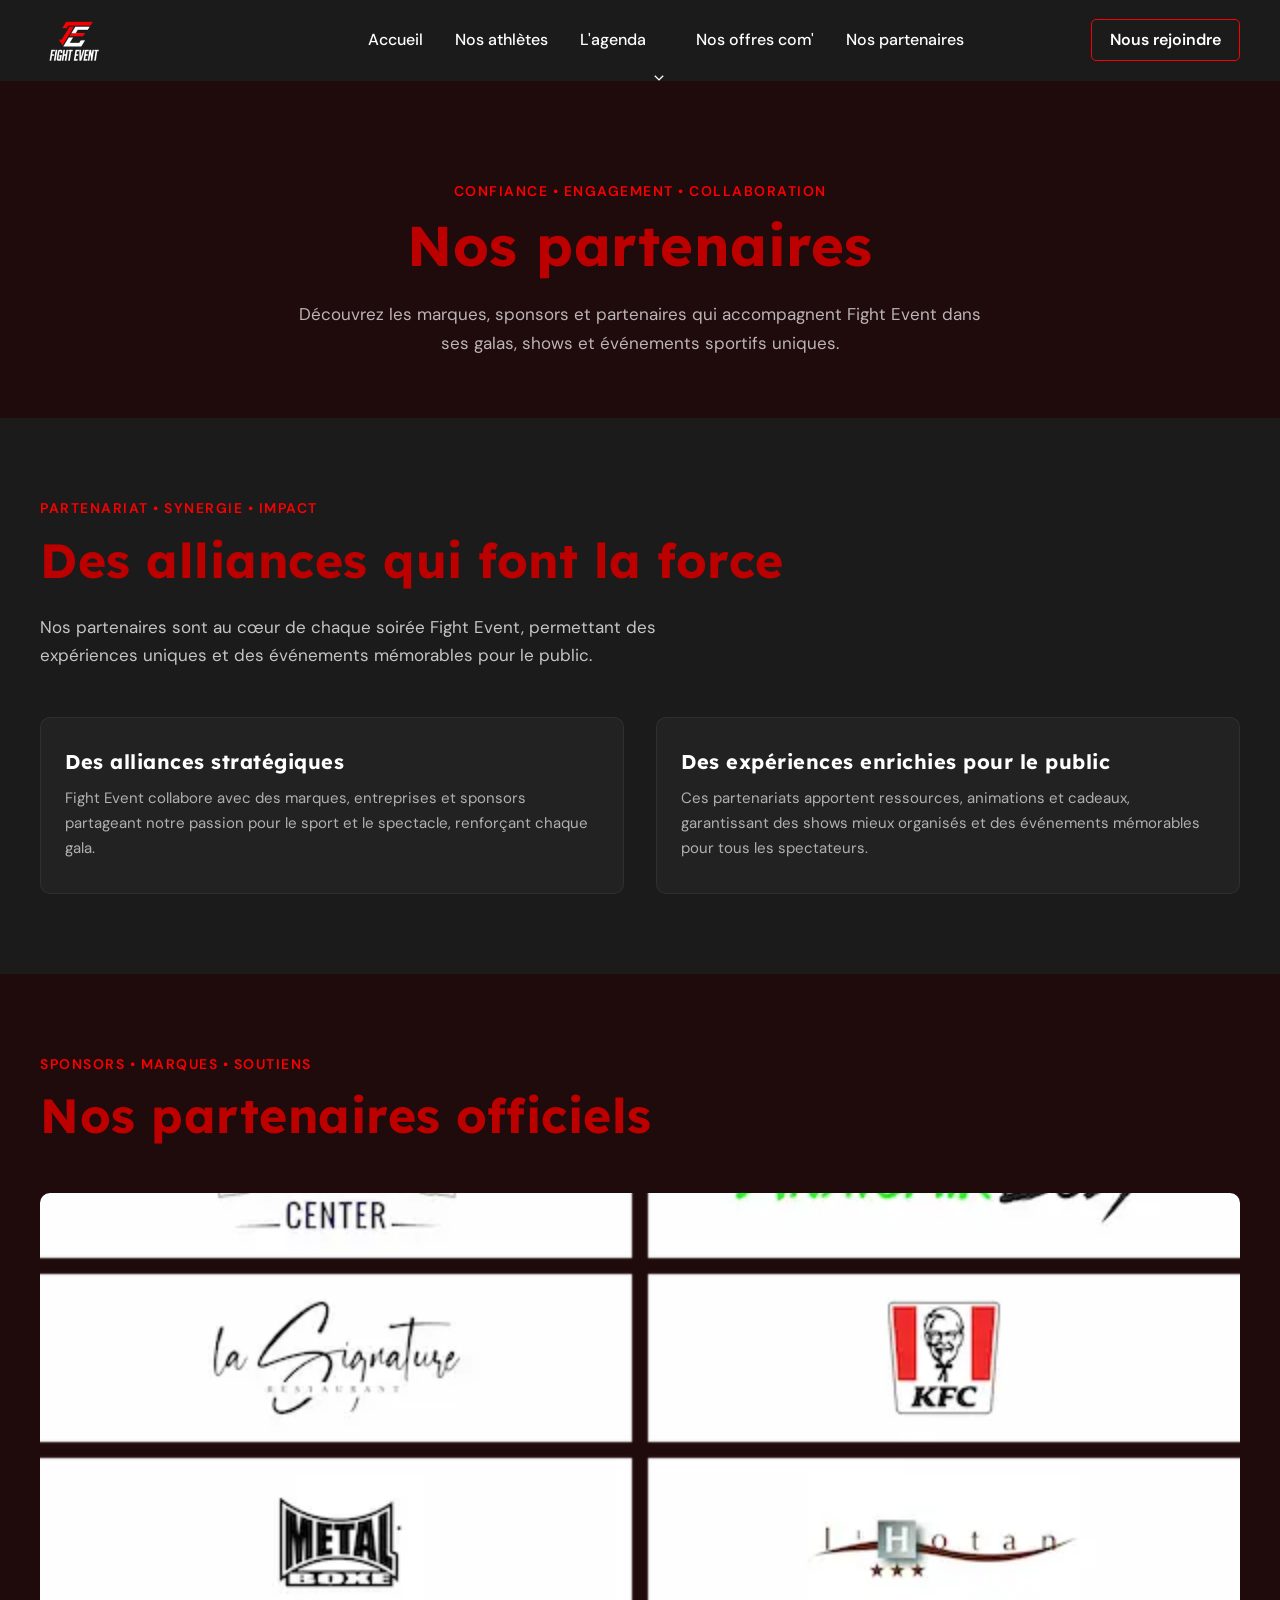
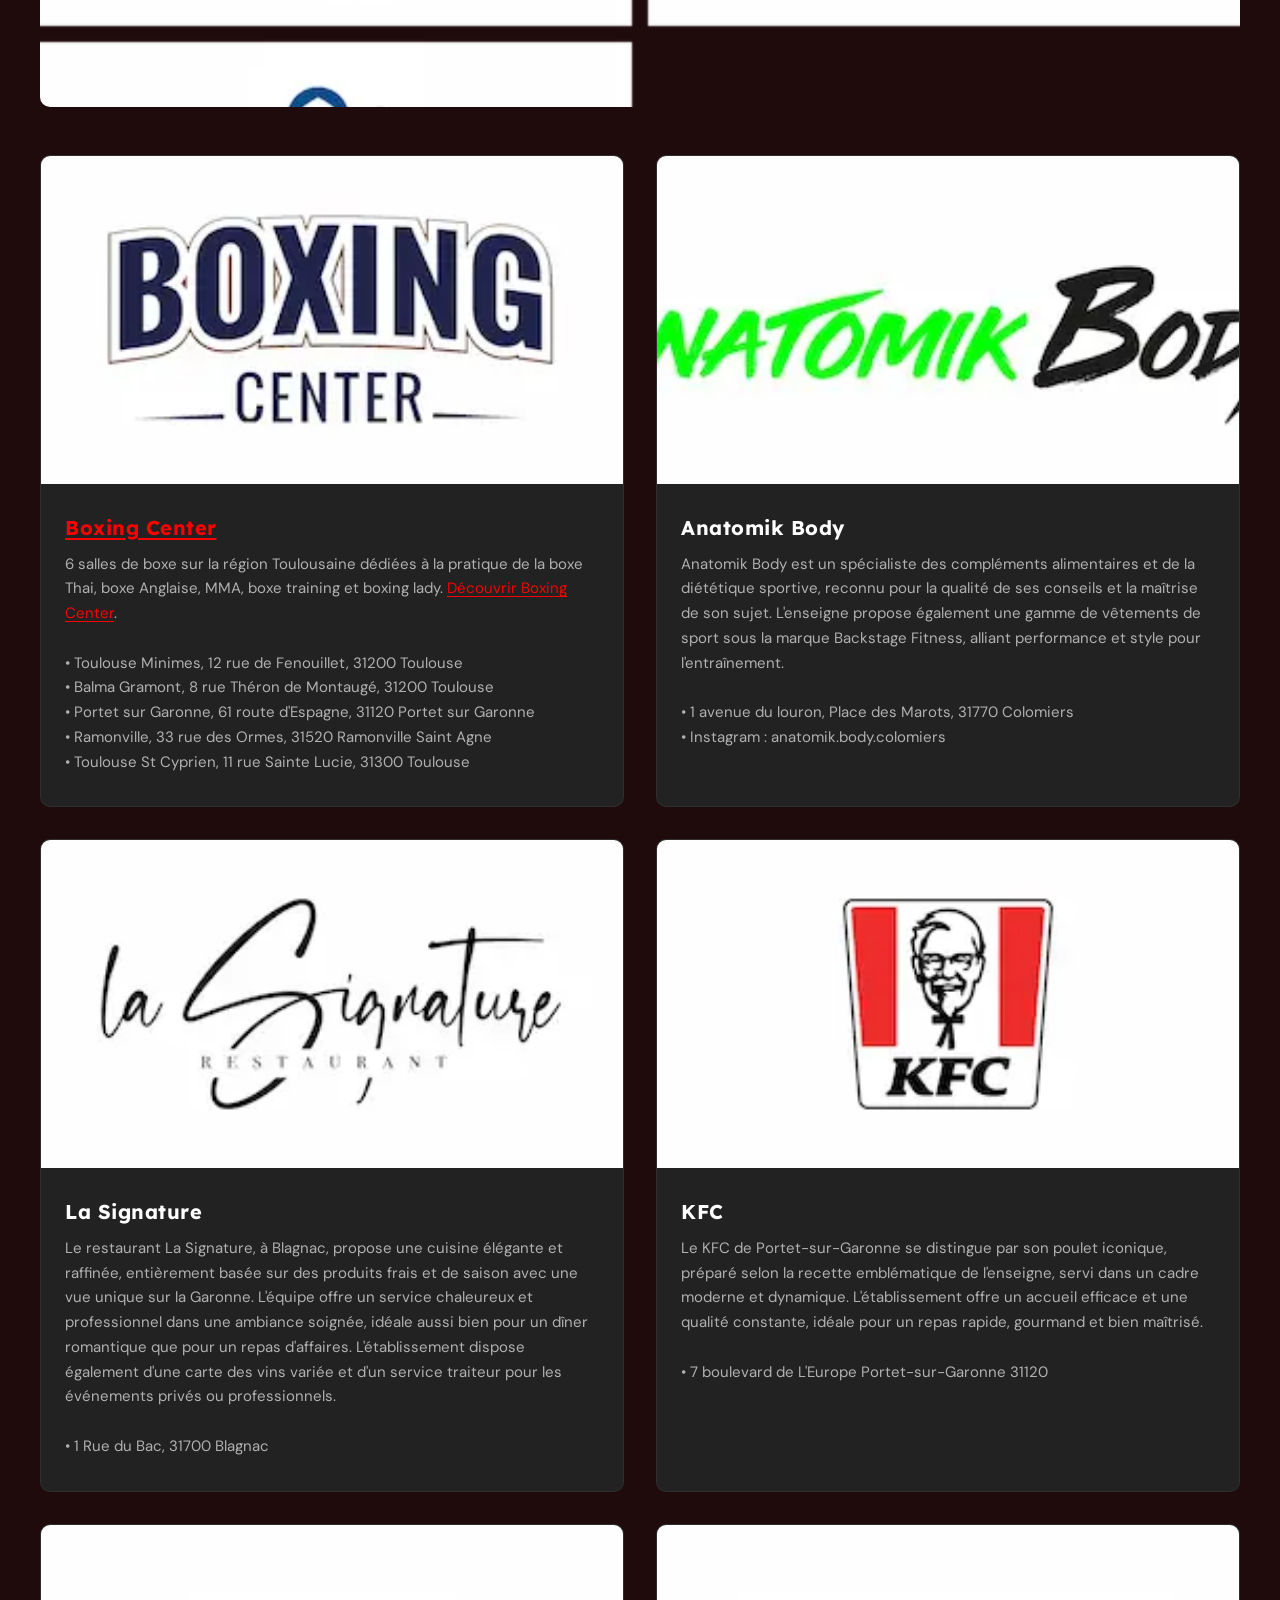
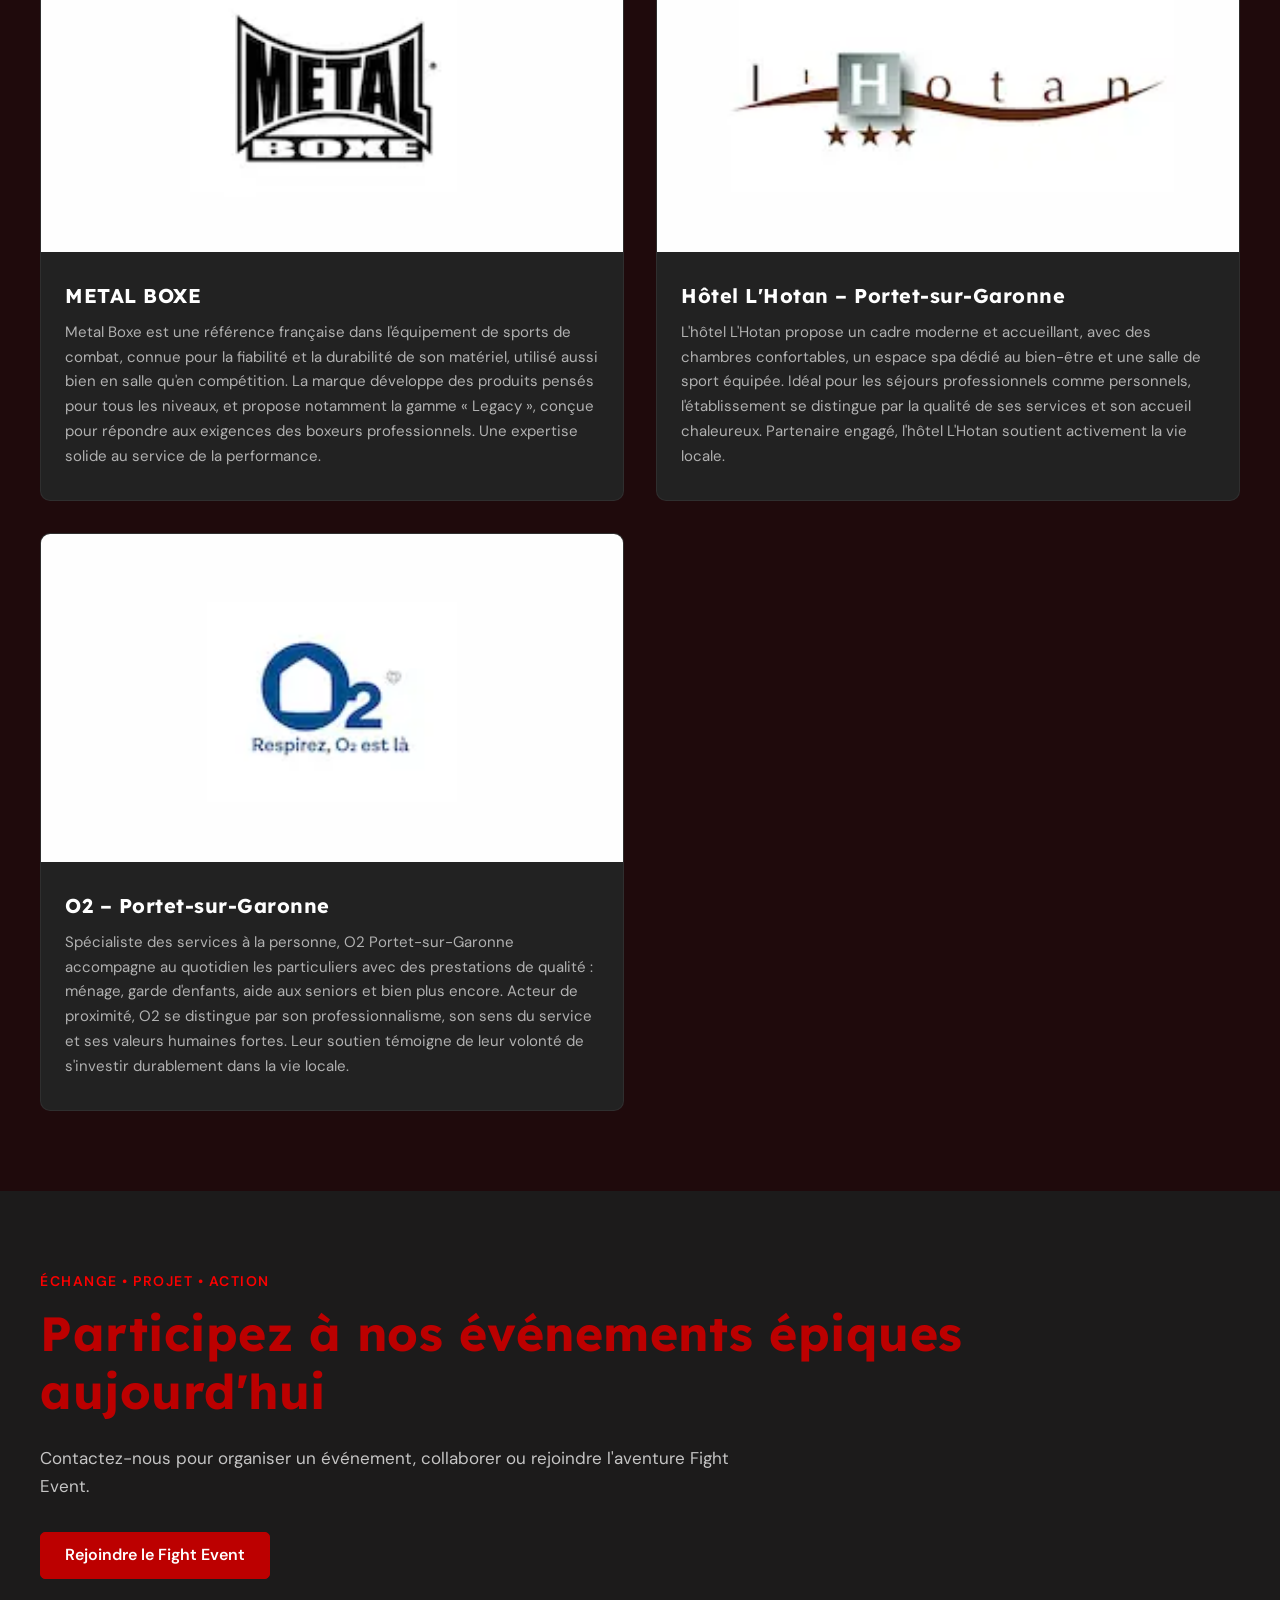
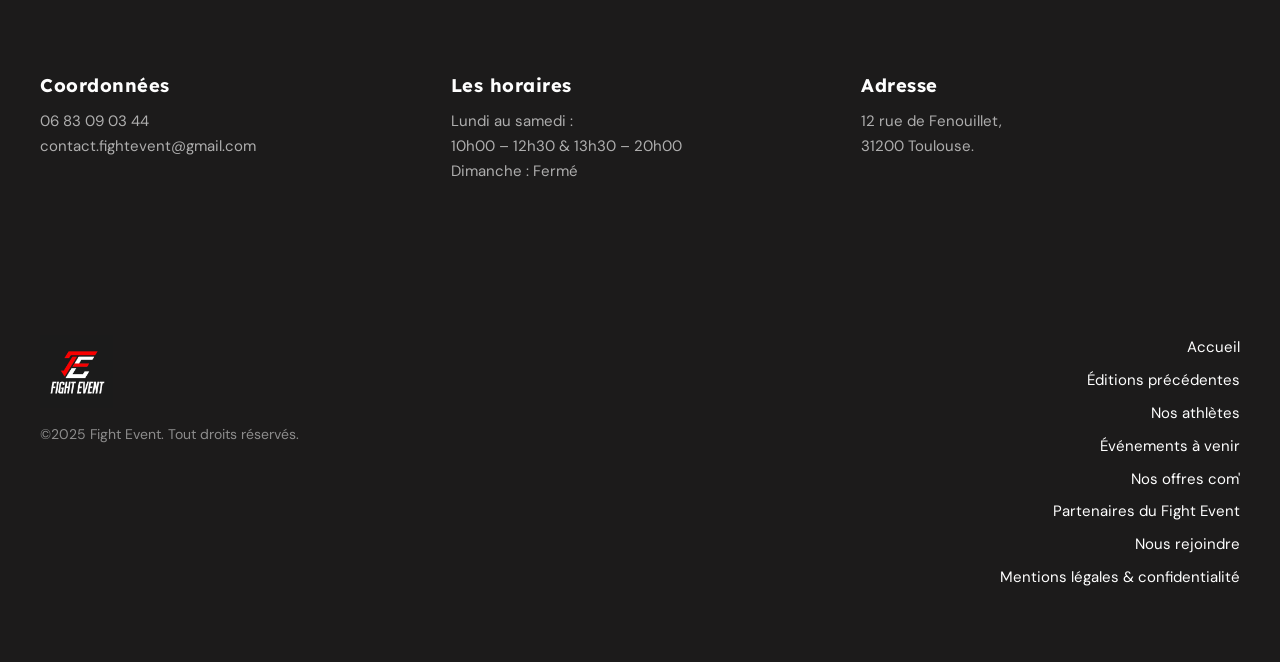
<file: partenaires-fight-event/index.html>
<!DOCTYPE html>
<html lang="fr-FR">
<head>
<meta charset="UTF-8">
<meta name="viewport" content="width=device-width, initial-scale=1">
<title>Partenaires Fight Event Toulouse | Boxing Center &amp; sponsors officiels</title>
<meta name="description" content="Découvrez les partenaires officiels de Fight Event à Toulouse, dont Boxing Center (salles de boxe Thaï, Anglaise et MMA), Anatomik Body, Metal Boxe et plus.">
<meta name="robots" content="index, follow, max-image-preview:large, max-snippet:-1, max-video-preview:-1">
<meta name="author" content="Fight Event">
<link rel="canonical" href="https://fight-event.fr/partenaires-fight-event/">
<meta property="og:locale" content="fr_FR">
<meta property="og:type" content="website">
<meta property="og:title" content="Partenaires Fight Event Toulouse | Boxing Center &amp; sponsors">
<meta property="og:description" content="Marques et sponsors qui accompagnent Fight Event, dont le partenaire Boxing Center – 6 salles de boxe en région toulousaine.">
<meta property="og:url" content="https://fight-event.fr/partenaires-fight-event/">
<meta property="og:site_name" content="Fight Event">
<meta property="og:image" content="https://fight-event.fr/fight-event-assets/partenaires-fight-event-toulouse-3.webp">
<meta name="twitter:card" content="summary_large_image">
<meta name="twitter:title" content="Partenaires Fight Event | Boxing Center">
<meta name="twitter:description" content="Boxing Center et les partenaires officiels des galas Fight Event à Toulouse.">
<meta name="twitter:image" content="https://fight-event.fr/fight-event-assets/partenaires-fight-event-toulouse-3.webp">
<link rel="icon" href="/fight-event-assets/favicon.webp" sizes="32x32">
<link rel="apple-touch-icon" href="/fight-event-assets/favicon.webp">
<link rel="sitemap" type="application/xml" href="https://fight-event.fr/sitemap.xml">
<link href="https://fonts.googleapis.com" rel="preconnect">
<link href="https://fonts.gstatic.com" crossorigin="anonymous" rel="preconnect">
<link href="https://fonts.googleapis.com/css?family=DM+Sans:400,500,600,700|Lexend:400,700&display=swap" rel="stylesheet">
<script type="application/ld+json">
{
  "@context": "https://schema.org",
  "@graph": [
    {
      "@type": "CollectionPage",
      "@id": "https://fight-event.fr/partenaires-fight-event/#webpage",
      "url": "https://fight-event.fr/partenaires-fight-event/",
      "name": "Partenaires officiels Fight Event Toulouse",
      "description": "Partenaires et sponsors de Fight Event, dont Boxing Center.",
      "isPartOf": { "@id": "https://fight-event.fr/#website" },
      "inLanguage": "fr-FR",
      "about": {
        "@type": "Organization",
        "name": "Fight Event",
        "url": "https://fight-event.fr/"
      }
    },
    {
      "@type": "ItemList",
      "name": "Partenaires Fight Event",
      "itemListElement": [
        {
          "@type": "ListItem",
          "position": 1,
          "item": {
            "@type": "SportsActivityLocation",
            "name": "Boxing Center",
            "url": "https://boxingcenter.fr/",
            "description": "6 salles de boxe sur la région toulousaine : boxe Thaï, boxe Anglaise, MMA, boxe training et boxing lady.",
            "address": {
              "@type": "PostalAddress",
              "addressLocality": "Toulouse",
              "addressRegion": "Occitanie",
              "addressCountry": "FR"
            }
          }
        }
      ]
    },
    {
      "@type": "BreadcrumbList",
      "itemListElement": [
        {
          "@type": "ListItem",
          "position": 1,
          "name": "Accueil",
          "item": "https://fight-event.fr/"
        },
        {
          "@type": "ListItem",
          "position": 2,
          "name": "Partenaires",
          "item": "https://fight-event.fr/partenaires-fight-event/"
        }
      ]
    }
  ]
}
</script>
<style>
/* ========== RESET & BASE ========== */
*, *::before, *::after { box-sizing: border-box; margin: 0; padding: 0; }
html { font-size: 100%; scroll-behavior: smooth; }
body {
  font-family: 'DM Sans', sans-serif;
  font-weight: 400;
  font-size: 16px;
  line-height: 1.55;
  color: #fefefe;
  background-color: #1c1b1b;
  -webkit-font-smoothing: antialiased;
}
a { color: inherit; text-decoration: none; }
img, video { max-width: 100%; height: auto; display: block; }
h1, h2, h3, h4, h5, h6 {
  font-family: 'Lexend', sans-serif;
  font-weight: 700;
  letter-spacing: 0.5px;
  color: #bc0000;
  line-height: 1.2;
}
h1 { font-size: 3.5rem; line-height: 1.1; }
h2 { font-size: 3rem; }
h3 { font-size: 2.5rem; }
h4 { font-size: 2rem; }
p { margin-bottom: 0; }
ul { list-style: none; }

:root {
  --color-0: #fefefe;
  --color-1: #feffff;
  --color-2: #1c1b1b;
  --color-3: #222222;
  --color-4: #d9d9d9;
  --color-5: #fb0000;
  --color-6: #bc0000;
  --color-7: #1f0a0c;
  --color-8: #222222;
  --max-width: 1280px;
}

/* ========== HEADER ========== */
.site-header {
  background-color: var(--color-2);
  border-bottom: 1px solid var(--color-2);
  position: sticky;
  top: 0;
  z-index: 1000;
}
.header-inner {
  max-width: var(--max-width);
  margin: 0 auto;
  display: flex;
  align-items: center;
  justify-content: space-between;
  min-height: 80px;
  padding: 0 40px;
}
.site-logo img { width: 200px; height: auto; }
.header-nav { display: flex; align-items: center; gap: 0; }
.header-nav ul { display: flex; align-items: center; gap: 0; }
.header-nav .menu-link {
  display: block;
  padding: 0 16px;
  font-weight: 500;
  color: var(--color-0);
  line-height: 80px;
  position: relative;
  transition: color 0.2s;
}
.header-nav .menu-link:hover { color: var(--color-5); }
.header-nav .menu-link::before {
  content: '';
  position: absolute;
  bottom: 0;
  left: 50%;
  width: 0;
  height: 1px;
  background: currentColor;
  transition: width 0.3s, left 0.3s;
}
.header-nav .menu-link:hover::before {
  width: calc(100% - 1.2em);
  left: 0.6em;
}
.has-submenu { position: relative; }
.has-submenu .sub-menu {
  display: none;
  position: absolute;
  top: 100%;
  left: 0;
  background: var(--color-2);
  border-top: 2px solid var(--color-6);
  min-width: 220px;
  z-index: 100;
}
.has-submenu:hover .sub-menu { display: block; }
.sub-menu .menu-link {
  line-height: 1.5;
  padding: 10px 20px;
  display: block;
  font-size: 14px;
}
.sub-menu .menu-link:hover { color: var(--color-5); }
.dropdown-arrow {
  display: inline-block;
  width: 10px;
  height: 10px;
  margin-left: 4px;
  vertical-align: middle;
}
.dropdown-arrow svg { width: 10px; height: 6px; fill: currentColor; }
.header-cta .btn {
  display: inline-block;
  padding: 8px 18px;
  border: 1px solid var(--color-5);
  border-radius: 5px;
  color: var(--color-0);
  background: transparent;
  font-weight: 600;
  transition: all 0.2s;
  cursor: pointer;
  font-size: 16px;
}
.header-cta .btn:hover {
  background: var(--color-6);
  border-color: var(--color-6);
  color: var(--color-0);
}
.mobile-toggle {
  display: none;
  background: transparent;
  border: 1px solid var(--color-0);
  border-radius: 3px;
  padding: 6px 8px;
  color: var(--color-0);
  cursor: pointer;
}
.mobile-toggle svg { width: 24px; height: 24px; fill: currentColor; }
.mobile-menu {
  display: none;
  background: var(--color-3);
}
.mobile-menu.active { display: block; }
.mobile-menu a {
  display: block;
  padding: 12px 32px;
  color: var(--color-0);
  font-weight: 500;
  border-bottom: 1px solid rgba(255,255,255,0.05);
}
.mobile-menu a:hover { color: var(--color-3); background: var(--color-4); }

/* ========== SECTIONS ========== */
.section {
  padding: 80px 40px;
  position: relative;
}
.section-inner {
  max-width: var(--max-width);
  margin: 0 auto;
}
.section-prefix {
  font-family: 'DM Sans', sans-serif;
  font-size: 14px;
  font-weight: 600;
  text-transform: uppercase;
  letter-spacing: 1.5px;
  color: var(--color-5);
  margin-bottom: 12px;
}
.section-title { margin-bottom: 24px; }
.section-desc {
  color: rgba(254, 254, 254, 0.75);
  max-width: 700px;
  font-size: 17px;
  line-height: 1.65;
  margin-bottom: 32px;
}

/* ========== BUTTONS ========== */
.btn-primary {
  display: inline-block;
  padding: 10px 24px;
  background: var(--color-6);
  color: var(--color-0);
  border: 1px solid var(--color-6);
  border-radius: 5px;
  font-weight: 600;
  font-size: 16px;
  cursor: pointer;
  transition: all 0.2s;
}
.btn-primary:hover {
  background: var(--color-5);
  border-color: var(--color-5);
  transform: translateY(-1px);
}

/* ========== HERO ========== */
.page-hero {
  background: var(--color-7);
  padding: 100px 40px 60px;
  text-align: center;
}
.page-hero .section-inner { max-width: 800px; }
.page-hero h1 { margin-bottom: 24px; }
.page-hero .hero-desc {
  color: rgba(254, 254, 254, 0.7);
  font-size: 17px;
  line-height: 1.7;
  max-width: 700px;
  margin: 0 auto;
}

/* ========== INTRO ========== */
.intro-section { background: var(--color-2); }
.intro-grid {
  display: grid;
  grid-template-columns: 1fr 1fr;
  gap: 32px;
  margin-top: 48px;
}
.intro-card {
  background: var(--color-3);
  border-radius: 10px;
  padding: 32px 24px;
  border: 1px solid rgba(255,255,255,0.06);
}
.intro-card h3 {
  font-size: 1.25rem;
  color: var(--color-0);
  margin-bottom: 12px;
}
.intro-card p {
  color: rgba(254, 254, 254, 0.65);
  font-size: 15px;
  line-height: 1.65;
}

/* ========== PARTNERS ========== */
.partners-section { background: var(--color-7); }
.partners-grid {
  display: grid;
  grid-template-columns: repeat(2, 1fr);
  gap: 32px;
  margin-top: 48px;
}
.partner-card {
  background: var(--color-3);
  border-radius: 10px;
  overflow: hidden;
  border: 1px solid rgba(255,255,255,0.06);
  display: flex;
  flex-direction: column;
}
.partner-card img {
  width: 100%;
  aspect-ratio: 16/9;
  object-fit: cover;
}
.partner-card-link {
  display: block;
  line-height: 0;
  transition: opacity 0.2s ease;
}
.partner-card-link:hover { opacity: 0.9; }
.partner-card-content {
  padding: 32px 24px;
  flex: 1;
}
.partner-card h3 {
  font-size: 1.25rem;
  color: var(--color-0);
  margin-bottom: 12px;
}
.partner-card h3 a,
.partner-card-content a {
  color: var(--color-5);
  text-decoration: underline;
  text-underline-offset: 3px;
}
.partner-card h3 a:hover,
.partner-card-content a:hover { color: var(--color-0); }
.partner-card p {
  color: rgba(254, 254, 254, 0.65);
  font-size: 15px;
  line-height: 1.65;
}

/* ========== HERO IMAGE ========== */
.partners-hero-img {
  margin-top: 48px;
  border-radius: 10px;
  overflow: hidden;
}
.partners-hero-img img {
  width: 100%;
  aspect-ratio: 21/9;
  object-fit: cover;
}

/* ========== CONTACT ========== */
.contact-section { background: var(--color-2); }
.contact-grid {
  display: grid;
  grid-template-columns: repeat(3, 1fr);
  gap: 32px;
  margin-top: 48px;
}
.contact-card h3 {
  font-size: 1.15rem;
  color: var(--color-0);
  margin-bottom: 12px;
}
.contact-card p {
  color: rgba(254, 254, 254, 0.65);
  font-size: 15px;
  line-height: 1.65;
}

/* ========== FOOTER ========== */
.site-footer {
  background: var(--color-2);
  padding: 72px 40px;
}
.footer-inner {
  max-width: var(--max-width);
  margin: 0 auto;
  display: grid;
  grid-template-columns: 1fr 1fr;
  gap: 40px;
  align-items: start;
}
.footer-brand img { width: 73px; height: auto; margin-bottom: 16px; }
.footer-brand p { color: rgba(254,254,254,0.5); font-size: 14px; }
.footer-nav { text-align: right; }
.footer-nav ul { display: flex; flex-direction: column; align-items: flex-end; gap: 8px; }
.footer-nav a {
  color: var(--color-0);
  font-size: 15px;
  transition: color 0.2s;
}
.footer-nav a:hover { color: var(--color-5); }

/* ========== SCROLL TO TOP ========== */
.scroll-top {
  position: fixed;
  bottom: 30px;
  right: 30px;
  width: 40px;
  height: 40px;
  background: var(--color-0);
  border-radius: 2px;
  display: flex;
  align-items: center;
  justify-content: center;
  cursor: pointer;
  z-index: 999;
  opacity: 0;
  transition: opacity 0.3s;
}
.scroll-top.visible { opacity: 1; }
.scroll-top svg { width: 16px; height: 16px; fill: var(--color-5); transform: rotate(180deg); }
.scroll-top:hover { background: var(--color-5); }
.scroll-top:hover svg { fill: var(--color-0); }

/* ========== ANIMATIONS ========== */
.fade-up {
  opacity: 0;
  transform: translateY(30px);
  transition: opacity 0.5s ease, transform 0.5s ease;
}
.fade-up.visible {
  opacity: 1;
  transform: translateY(0);
}

/* ========== RESPONSIVE ========== */
@media (max-width: 1024px) {
  h1 { font-size: 2.8rem; }
  h2 { font-size: 2.4rem; }
  .partners-grid { grid-template-columns: 1fr; }
}
@media (max-width: 921px) {
  .header-nav, .header-cta { display: none; }
  .mobile-toggle { display: block; }
  .header-inner { padding: 0 20px; }
  .section { padding: 60px 24px; }
  .page-hero { padding: 60px 24px 40px; }
  h1 { font-size: 2.2rem; }
  h2 { font-size: 2rem; }
  .site-footer { padding: 40px 24px; }
  .footer-inner { grid-template-columns: 1fr; gap: 32px; }
  .footer-nav { text-align: left; }
  .footer-nav ul { align-items: flex-start; }
  .intro-grid { grid-template-columns: 1fr; }
}
@media (max-width: 544px) {
  h1 { font-size: 1.8rem; }
  h2 { font-size: 1.6rem; }
  .contact-grid { grid-template-columns: 1fr; }
  .section { padding: 48px 16px; }
  .page-hero { padding: 48px 16px 32px; }
}
</style>
</head>
<body>

<!-- ==================== HEADER ==================== -->
<header class="site-header" id="masthead">
  <div class="header-inner">
    <a href="/" class="site-logo">
      <img src="/fight-event-assets/logo.png" alt="Fight Event – Logo" width="200" height="67" decoding="async">
    </a>
    <nav class="header-nav" id="desktop-nav">
      <ul>
        <li><a href="/" class="menu-link">Accueil</a></li>
        <li><a href="/athletes-combattants-fight-event/" class="menu-link">Nos athlètes</a></li>
        <li class="has-submenu">
          <a href="#" class="menu-link">L'agenda
            <span class="dropdown-arrow"><svg viewBox="57 35.171 26 16.043"><path d="M57.5,38.193l12.5,12.5l12.5-12.5l-2.5-2.5l-10,10l-10-10L57.5,38.193z"/></svg></span>
          </a>
          <ul class="sub-menu">
            <li><a href="/evenements-boxe-fight-event/" class="menu-link">Éditions précédentes</a></li>
            <li><a href="/evenements-a-venir-fight-event/" class="menu-link">Événements à venir</a></li>
          </ul>
        </li>
        <li><a href="/offres-communication-fight-event-toulouse/" class="menu-link">Nos offres com'</a></li>
        <li><a href="/partenaires-fight-event/" class="menu-link" aria-current="page">Nos partenaires</a></li>
      </ul>
    </nav>
    <div class="header-cta">
      <a href="/contact-fight-event" class="btn">Nous rejoindre</a>
    </div>
    <button class="mobile-toggle" id="mobile-toggle" aria-label="Menu" aria-expanded="false">
      <svg viewBox="0 0 24 28"><path d="M24 21v2c0 0.547-0.453 1-1 1h-22c-0.547 0-1-0.453-1-1v-2c0-0.547 0.453-1 1-1h22c0.547 0 1 0.453 1 1zM24 13v2c0 0.547-0.453 1-1 1h-22c-0.547 0-1-0.453-1-1v-2c0-0.547 0.453-1 1-1h22c0.547 0 1 0.453 1 1zM24 5v2c0 0.547-0.453 1-1 1h-22c-0.547 0-1-0.453-1-1v-2c0-0.547 0.453-1 1-1h22c0.547 0 1 0.453 1 1z"/></svg>
    </button>
  </div>
  <div class="mobile-menu" id="mobile-menu">
    <a href="/">Accueil</a>
    <a href="/evenements-boxe-fight-event/">Éditions précédentes</a>
    <a href="/athletes-combattants-fight-event/">Nos athlètes</a>
    <a href="/evenements-a-venir-fight-event/">Événements à venir</a>
    <a href="/offres-communication-fight-event-toulouse/">Nos offres com'</a>
    <a href="/partenaires-fight-event/">Partenaires du Fight Event</a>
    <a href="/contact-fight-event/">Nous rejoindre</a>
  </div>
</header>

<!-- ==================== PAGE HERO ==================== -->
<section class="page-hero">
  <div class="section-inner">
    <p class="section-prefix">Confiance • Engagement • Collaboration</p>
    <h1>Nos partenaires</h1>
    <p class="hero-desc">Découvrez les marques, sponsors et partenaires qui accompagnent Fight Event dans ses galas, shows et événements sportifs uniques.</p>
  </div>
</section>

<!-- ==================== INTRO ==================== -->
<section class="section intro-section fade-up">
  <div class="section-inner">
    <p class="section-prefix">Partenariat • Synergie • Impact</p>
    <h2 class="section-title">Des alliances qui font la force</h2>
    <p class="section-desc">Nos partenaires sont au cœur de chaque soirée Fight Event, permettant des expériences uniques et des événements mémorables pour le public.</p>
    <div class="intro-grid">
      <div class="intro-card">
        <h3>Des alliances stratégiques</h3>
        <p>Fight Event collabore avec des marques, entreprises et sponsors partageant notre passion pour le sport et le spectacle, renforçant chaque gala.</p>
      </div>
      <div class="intro-card">
        <h3>Des expériences enrichies pour le public</h3>
        <p>Ces partenariats apportent ressources, animations et cadeaux, garantissant des shows mieux organisés et des événements mémorables pour tous les spectateurs.</p>
      </div>
    </div>
  </div>
</section>

<!-- ==================== PARTENAIRES ==================== -->
<section class="section partners-section fade-up">
  <div class="section-inner">
    <p class="section-prefix">Sponsors • Marques • Soutiens</p>
    <h2 class="section-title">Nos partenaires officiels</h2>

    <div class="partners-hero-img">
      <img src="/fight-event-assets/partenaires-fight-event-toulouse-3.webp" alt="Partenaires Fight Event Toulouse" loading="lazy">
    </div>

    <div class="partners-grid">
      <!-- Boxing Center -->
      <div class="partner-card">
        <a href="https://boxingcenter.fr/" target="_blank" rel="noopener" class="partner-card-link" title="Boxing Center – site officiel" aria-label="Visiter le site officiel Boxing Center">
          <img src="/fight-event-assets/partenaire-boxing-center.webp" alt="Logo Boxing Center – partenaire Fight Event, salles de boxe Toulouse" width="640" height="360" loading="eager" decoding="async">
        </a>
        <div class="partner-card-content">
          <h3><a href="https://boxingcenter.fr/" target="_blank" rel="noopener">Boxing Center</a></h3>
          <p>6 salles de boxe sur la région Toulousaine dédiées à la pratique de la boxe Thai, boxe Anglaise, MMA, boxe training et boxing lady. <a href="https://boxingcenter.fr/" target="_blank" rel="noopener">Découvrir Boxing Center</a>.<br><br>• Toulouse Minimes, 12 rue de Fenouillet, 31200 Toulouse<br>• Balma Gramont, 8 rue Théron de Montaugé, 31200 Toulouse<br>• Portet sur Garonne, 61 route d'Espagne, 31120 Portet sur Garonne<br>• Ramonville, 33 rue des Ormes, 31520 Ramonville Saint Agne<br>• Toulouse St Cyprien, 11 rue Sainte Lucie, 31300 Toulouse</p>
        </div>
      </div>
      <!-- Anatomik Body -->
      <div class="partner-card">
        <img src="/fight-event-assets/partenaire-anatomik-body.webp" alt="Anatomik Body" loading="lazy">
        <div class="partner-card-content">
          <h3>Anatomik Body</h3>
          <p>Anatomik Body est un spécialiste des compléments alimentaires et de la diététique sportive, reconnu pour la qualité de ses conseils et la maîtrise de son sujet. L'enseigne propose également une gamme de vêtements de sport sous la marque Backstage Fitness, alliant performance et style pour l'entraînement.<br><br>• 1 avenue du louron, Place des Marots, 31770 Colomiers<br>• Instagram : anatomik.body.colomiers</p>
        </div>
      </div>
      <!-- La Signature -->
      <div class="partner-card">
        <img src="/fight-event-assets/partenaire-la-signaure.webp" alt="La Signature" loading="lazy">
        <div class="partner-card-content">
          <h3>La Signature</h3>
          <p>Le restaurant La Signature, à Blagnac, propose une cuisine élégante et raffinée, entièrement basée sur des produits frais et de saison avec une vue unique sur la Garonne. L'équipe offre un service chaleureux et professionnel dans une ambiance soignée, idéale aussi bien pour un dîner romantique que pour un repas d'affaires. L'établissement dispose également d'une carte des vins variée et d'un service traiteur pour les événements privés ou professionnels.<br><br>• 1 Rue du Bac, 31700 Blagnac</p>
        </div>
      </div>
      <!-- KFC -->
      <div class="partner-card">
        <img src="/fight-event-assets/partenaire-kfc-portet-sur-garonne.webp" alt="KFC" loading="lazy">
        <div class="partner-card-content">
          <h3>KFC</h3>
          <p>Le KFC de Portet-sur-Garonne se distingue par son poulet iconique, préparé selon la recette emblématique de l'enseigne, servi dans un cadre moderne et dynamique. L'établissement offre un accueil efficace et une qualité constante, idéale pour un repas rapide, gourmand et bien maîtrisé.<br><br>• 7 boulevard de L'Europe Portet-sur-Garonne 31120</p>
        </div>
      </div>
      <!-- METAL BOXE -->
      <div class="partner-card">
        <img src="/fight-event-assets/partenaire-metal-box.webp" alt="METAL BOXE" loading="lazy">
        <div class="partner-card-content">
          <h3>METAL BOXE</h3>
          <p>Metal Boxe est une référence française dans l'équipement de sports de combat, connue pour la fiabilité et la durabilité de son matériel, utilisé aussi bien en salle qu'en compétition. La marque développe des produits pensés pour tous les niveaux, et propose notamment la gamme « Legacy », conçue pour répondre aux exigences des boxeurs professionnels. Une expertise solide au service de la performance.</p>
        </div>
      </div>
      <!-- Hôtel L'Hotan -->
      <div class="partner-card">
        <img src="/fight-event-assets/partenaire-l-hotan.webp" alt="Hôtel L'Hotan" loading="lazy">
        <div class="partner-card-content">
          <h3>Hôtel L'Hotan – Portet-sur-Garonne</h3>
          <p>L'hôtel L'Hotan propose un cadre moderne et accueillant, avec des chambres confortables, un espace spa dédié au bien-être et une salle de sport équipée. Idéal pour les séjours professionnels comme personnels, l'établissement se distingue par la qualité de ses services et son accueil chaleureux. Partenaire engagé, l'hôtel L'Hotan soutient activement la vie locale.</p>
        </div>
      </div>
      <!-- O2 -->
      <div class="partner-card">
        <img src="/fight-event-assets/partenaire-o2.webp" alt="O2 – Portet-sur-Garonne" loading="lazy">
        <div class="partner-card-content">
          <h3>O2 – Portet-sur-Garonne</h3>
          <p>Spécialiste des services à la personne, O2 Portet-sur-Garonne accompagne au quotidien les particuliers avec des prestations de qualité : ménage, garde d'enfants, aide aux seniors et bien plus encore. Acteur de proximité, O2 se distingue par son professionnalisme, son sens du service et ses valeurs humaines fortes. Leur soutien témoigne de leur volonté de s'investir durablement dans la vie locale.</p>
        </div>
      </div>
    </div>
  </div>
</section>

<!-- ==================== CONTACT ==================== -->
<section class="section contact-section fade-up">
  <div class="section-inner">
    <p class="section-prefix">Échange • Projet • Action</p>
    <h2 class="section-title">Participez à nos événements épiques aujourd'hui</h2>
    <p class="section-desc">Contactez-nous pour organiser un événement, collaborer ou rejoindre l'aventure Fight Event.</p>
    <a href="/contact-fight-event" class="btn-primary" style="margin-bottom:48px;">Rejoindre le Fight Event</a>
    <div class="contact-grid">
      <div class="contact-card">
        <h3>Coordonnées</h3>
        <p>06 83 09 03 44<br>contact.fightevent@gmail.com</p>
      </div>
      <div class="contact-card">
        <h3>Les horaires</h3>
        <p>Lundi au samedi :<br>10h00 – 12h30 &amp; 13h30 – 20h00<br>Dimanche : Fermé</p>
      </div>
      <div class="contact-card">
        <h3>Adresse</h3>
        <p>12 rue de Fenouillet,<br>31200 Toulouse.</p>
      </div>
    </div>
  </div>
</section>

<!-- ==================== FOOTER ==================== -->
<footer class="site-footer" id="colophon">
  <div class="footer-inner">
    <div class="footer-brand">
      <img src="/fight-event-assets/footer-logo.webp" alt="Fight Event" width="73" loading="lazy">
      <p>©2025 Fight Event. Tout droits réservés.</p>
    </div>
    <nav class="footer-nav">
      <ul>
        <li><a href="/">Accueil</a></li>
        <li><a href="/evenements-boxe-fight-event/">Éditions précédentes</a></li>
        <li><a href="/athletes-combattants-fight-event/">Nos athlètes</a></li>
        <li><a href="/evenements-a-venir-fight-event/">Événements à venir</a></li>
        <li><a href="/offres-communication-fight-event-toulouse/">Nos offres com'</a></li>
        <li><a href="/partenaires-fight-event/">Partenaires du Fight Event</a></li>
        <li><a href="/contact-fight-event/">Nous rejoindre</a></li>
        <li><a href="/legal-et-confidentialites/">Mentions légales &amp; confidentialité</a></li>
      </ul>
    </nav>
  </div>
</footer>

<!-- ==================== SCROLL TO TOP ==================== -->
<div class="scroll-top" id="scroll-top" tabindex="0" title="Retour en haut" aria-label="Retour en haut">
  <svg viewBox="57 35.171 26 16.043"><path d="M57.5,38.193l12.5,12.5l12.5-12.5l-2.5-2.5l-10,10l-10-10L57.5,38.193z"/></svg>
</div>

<script>
const mobileToggle = document.getElementById('mobile-toggle');
const mobileMenu = document.getElementById('mobile-menu');
mobileToggle.addEventListener('click', () => {
  const expanded = mobileToggle.getAttribute('aria-expanded') === 'true';
  mobileToggle.setAttribute('aria-expanded', !expanded);
  mobileMenu.classList.toggle('active');
});
const scrollTop = document.getElementById('scroll-top');
window.addEventListener('scroll', () => {
  scrollTop.classList.toggle('visible', window.scrollY > 300);
});
scrollTop.addEventListener('click', () => {
  window.scrollTo({ top: 0, behavior: 'smooth' });
});
const fadeEls = document.querySelectorAll('.fade-up');
const observer = new IntersectionObserver((entries) => {
  entries.forEach(entry => {
    if (entry.isIntersecting) {
      entry.target.classList.add('visible');
      observer.unobserve(entry.target);
    }
  });
}, { rootMargin: '0px 0px -50px 0px' });
fadeEls.forEach(el => observer.observe(el));
</script>
</body>
</html>
</file>
